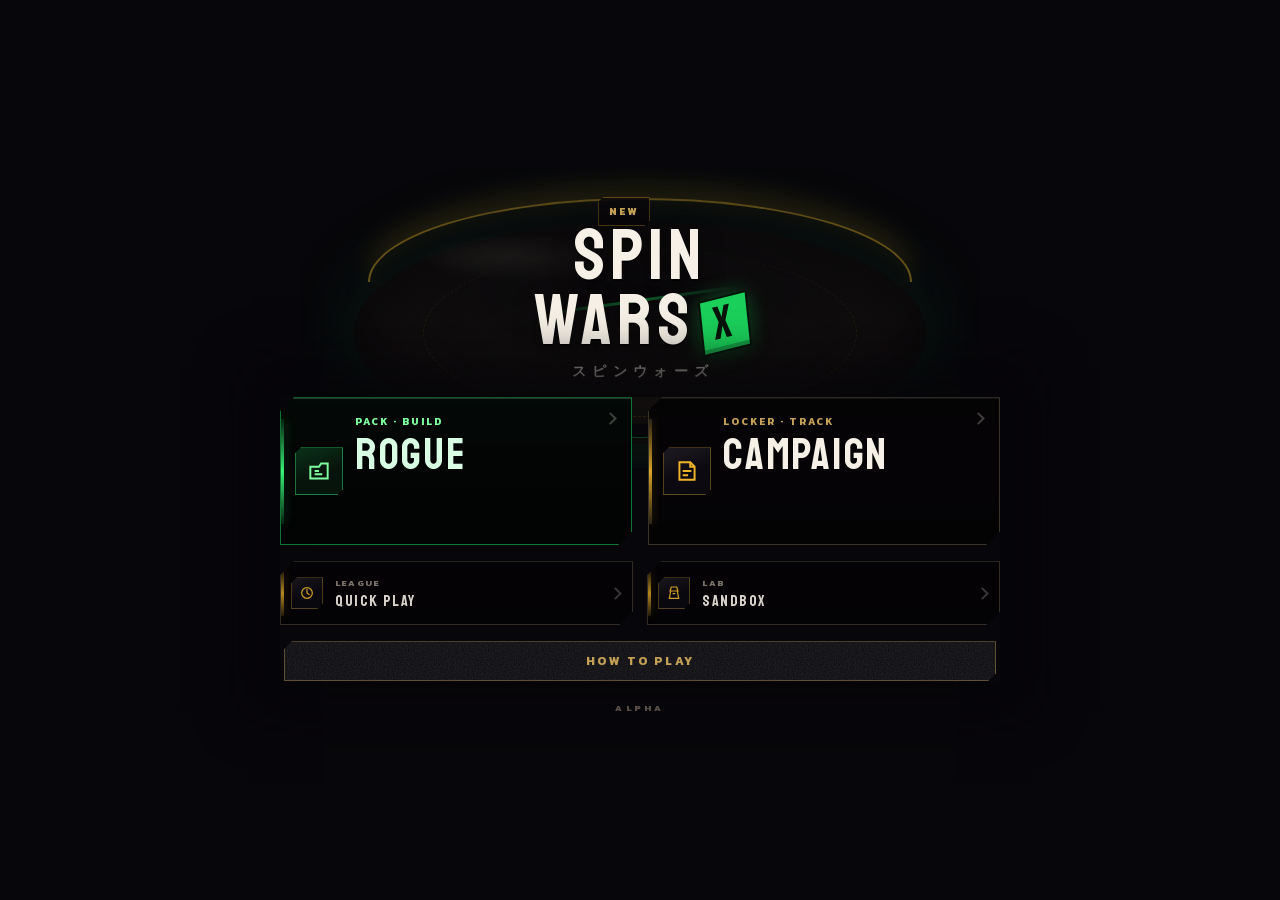
<file: index.html>
<!DOCTYPE html>
<html lang="en">
<head>
    <meta charset="UTF-8">
    <meta name="viewport" content="width=device-width, initial-scale=1.0, maximum-scale=1.0, user-scalable=no, viewport-fit=cover">
    <meta name="theme-color" content="#07060a">
    <meta name="mobile-web-app-capable" content="yes">
    <meta name="apple-mobile-web-app-capable" content="yes">
    <meta name="apple-mobile-web-app-status-bar-style" content="black-translucent">
    <meta name="apple-mobile-web-app-title" content="Spin Wars X">
    <title>Spin Wars X</title>
    <link rel="manifest" href="manifest.webmanifest">
    <link rel="apple-touch-icon" href="assets/icons/apple-touch-icon.png">
    <link rel="icon" type="image/png" href="assets/icons/icon-192.png">
    <link rel="stylesheet" href="style.css?v=10.36">
    <link rel="stylesheet" href="ui-skin.css?v=10.13">
</head>
<body>
<div id="app"></div>
<script src="movement-engine.js?v=9.38"></script>
<script src="xrail-engine.js?v=9.27"></script>
<script src="xrail-speed-cap.js?v=1.0"></script>
<script src="vs-commentary.js?v=9.93"></script>
<script src="abilities.js?v=9.41"></script>
<script src="scoreboard.js?v=10.05"></script>
<script src="app.js?v=10.31"></script>
<script src="rogue-mode.js?v=10.25"></script>
<script src="sandbox-mode.js?v=10.11"></script>
<script src="rogue-run-config.js?v=10.03"></script>
<script src="rogue-run.js?v=10.20"></script>
<script src="rogue-lite-config.js?v=1.8"></script>
<script src="rogue-lite.js?v=1.23"></script>
<script src="rogue-balance-bridge.js?v=1.0"></script>
<script src="rogue-balance.js?v=1.6"></script>
<script src="rogue-shop-balance.js?v=1.3"></script>
<script src="rogue-balance-final.js?v=1.3"></script>
<script src="omen-transition-repair.js?v=1.2"></script>
<script src="attack-movement-tuning-v1.js?v=1.1"></script>
<script>
if("serviceWorker" in navigator){
    window.addEventListener("load",()=>{
        navigator.serviceWorker.register("./sw.js").catch(()=>{});
    });
}
</script>
</body>
</html>
</file>
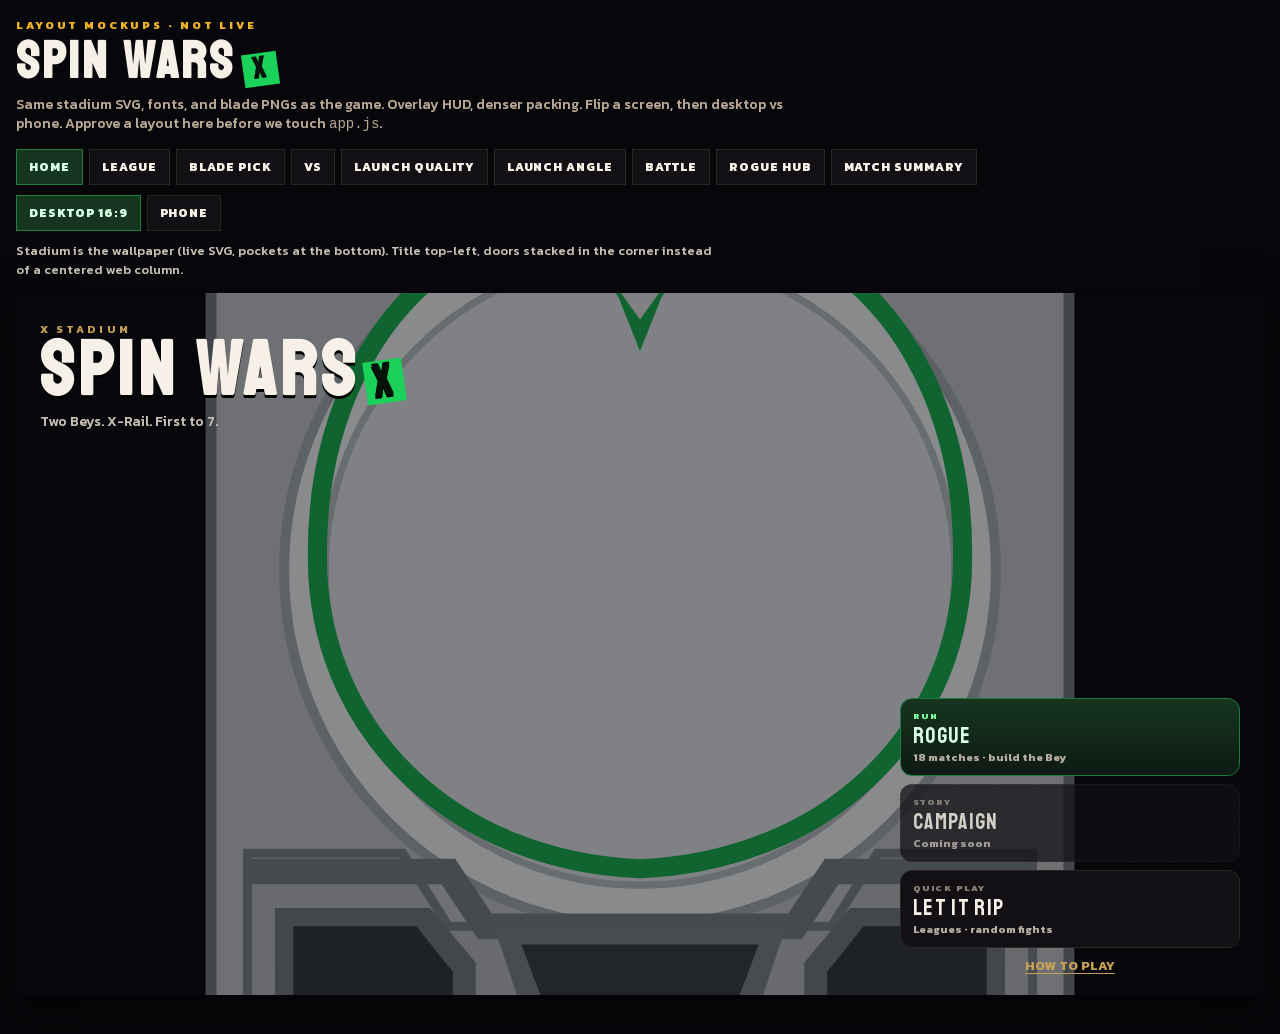
<file: tweak/mockups/index.html>
<!DOCTYPE html>
<html lang="en">
<head>
<meta charset="UTF-8">
<meta name="viewport" content="width=device-width, initial-scale=1">
<title>Spin Wars X — layout mockups</title>
<link rel="stylesheet" href="mockups.css">
</head>
<body>
<div class="gallery">
  <header class="gallery-head">
    <p class="kicker">LAYOUT MOCKUPS · NOT LIVE</p>
    <h1>SPIN WARS<i>X</i></h1>
    <p>Same stadium SVG, fonts, and blade PNGs as the game. Overlay HUD, denser packing. Flip a screen, then desktop vs phone. Approve a layout here before we touch <code>app.js</code>.</p>
  </header>
  <nav class="tabs" id="tabs"></nav>
  <nav class="sizes" id="sizes">
    <button type="button" data-size="desktop" class="on">DESKTOP 16:9</button>
    <button type="button" data-size="phone">PHONE</button>
  </nav>
  <p class="note" id="note"></p>
  <div class="stage-wrap">
    <div class="device desktop" id="device"></div>
  </div>
</div>
<script>
const PHOENIX="../../assets/blades/phienix_wing1.png";
const LEON="../../assets/blades/Leonfang.png";
const DRAKE="../../assets/blades/shelterdrake.png";
const SWORD="../../assets/blades/Dransword (1).png";

function stadium(opts){
  const beys = opts && opts.beys !== false;
  return `<div class="bowl" aria-hidden="true"><svg viewBox="0 0 100 100" preserveAspectRatio="xMidYMid meet">
    <polygon points="7,3 93,3 97,7 97,93 93,97 7,97 3,93 3,7" fill="#b9bdc0" stroke="#6d757b" stroke-width="1.2"/>
    <ellipse cx="50" cy="45" rx="39" ry="39" fill="#e8eaeb" stroke="#9da3a7" stroke-width="1.1"/>
    <ellipse cx="50" cy="45" rx="34.5" ry="34.5" fill="#d7dbdd" stroke="#b2b7ba" stroke-width=".8"/>
    <path d="M7 76 L24 76 L29 84 L71 84 L76 76 L93 76 L93 97 L7 97 Z" fill="#aeb3b6" stroke="#777f84" stroke-width="1"/>
    <path d="M8 78 L29 78 L33 84 L67 84 L71 78 L92 78" fill="none" stroke="#737b80" stroke-width="2.8" stroke-linecap="round"/>
    <path d="M10 82 L27 82 L32 88 L32 94 L10 94 Z" fill="#6f7579"/><path d="M12 84 L25.5 84 L29.5 89 L29.5 93 L12 93 Z" fill="#30363a"/>
    <path d="M34 84 L66 84 L62 96 L38 96 Z" fill="#777d81"/><path d="M37 86 L63 86 L60 94 L40 94 Z" fill="#363c40"/>
    <path d="M73 82 L90 82 L90 94 L68 94 L68 88 Z" fill="#6f7579"/><path d="M74.5 84 L88 84 L88 93 L70.5 93 L70.5 89 Z" fill="#30363a"/>
    <path d="M 44.8 10.3 C 41.6 8.2 37.2 7.2 32.8 9.3 C 20.8 15.1 14.0 29.0 14.7 45.5 C 15.6 63.0 29.6 76.8 50.0 77.7 C 70.4 76.8 84.4 63.0 85.3 45.5 C 86.0 29.0 79.2 15.1 67.2 9.3 C 62.8 7.2 58.4 8.2 55.2 10.3" fill="none" stroke="#18a84a" stroke-width="2.1" stroke-linecap="round"/>
    <path d="M 44.8 10.3 L 50 17.5 L 55.2 10.3 L 52.3 15.2 L 50 21.0 L 47.7 15.2 Z" fill="#18a84a"/>
    ${beys?`<circle cx="38" cy="42" r="4.85" fill="#d8a82c" stroke="#fff" stroke-width=".65"/><circle cx="62" cy="48" r="4.85" fill="#aeb7c0" stroke="#fff" stroke-width=".65"/>`:""}
  </svg></div>`;
}

const SCREENS = [
  {
    id:"home", label:"HOME",
    note:"Stadium is the wallpaper (live SVG, pockets at the bottom). Title top-left, doors stacked in the corner instead of a centered web column.",
    html:`<div class="screen home-bleed">${stadium({beys:false})}
      <div class="home-ui">
        <header>
          <p class="kicker">X STADIUM</p>
          <h1 class="title-x">SPIN WARS<i>X</i></h1>
          <p>Two Beys. X-Rail. First to 7.</p>
        </header>
        <nav>
          <button class="door rip" type="button"><span class="k">RUN</span><b>ROGUE</b><small>18 matches · build the Bey</small></button>
          <button class="door locked" type="button"><span class="k">STORY</span><b>CAMPAIGN</b><small>Coming soon</small></button>
          <button class="door" type="button"><span class="k">QUICK PLAY</span><b>LET IT RIP</b><small>Leagues · random fights</small></button>
          <button class="help" type="button">HOW TO PLAY</button>
        </nav>
      </div>
    </div>`
  },
  {
    id:"league", label:"LEAGUE",
    note:"Same wallpaper. Title sits on the bowl. Featured Quick Match + 2×2 league plates hug the right (phone: all at the bottom).",
    html:`<div class="screen home-bleed">${stadium({beys:false})}
      <div class="league-ui">
        <div class="left">
          <p class="kicker" style="color:#c4a056;font-size:11px;font-weight:700;letter-spacing:.28em">QUICK PLAY</p>
          <h1 class="title-x">SPIN WARS<i>X</i></h1>
          <p style="color:#c8c0b4;margin-top:6px">Pick a fight. First to 7.</p>
        </div>
        <nav>
          <button class="featured" type="button"><span><b>QUICK MATCH</b><br><small style="color:#b7aea2">Random combos · reroll both</small></span><span class="go">RIP</span></button>
          <div class="lg">
            <button type="button"><b>BRONZE</b><small>Starter pool</small></button>
            <button type="button"><b>SILVER</b><small>Mid-tier pool</small></button>
            <button type="button"><b>GOLD</b><small>Top-tier pool</small></button>
            <button type="button"><b>CUSTOM</b><small>Full garage</small></button>
          </div>
        </nav>
      </div>
    </div>`
  },
  {
    id:"pick", label:"BLADE PICK",
    note:"One huge Bey, three rows. Gold/silver/bronze tickets stay. Phone is hero on top, list under — no three full-width stacked cards.",
    html:`<div class="screen pick">
      <div class="pick-hero ticket gold">
        <img src="${PHOENIX}" alt="Phoenix Wing">
        <div class="cap">
          <span class="chip"><small>OVR</small><b>86</b></span>
          <h2>PHOENIX WING</h2>
          <small style="color:#b9a894">GOLD · FLAME · 5-60</small>
        </div>
      </div>
      <div class="pick-list">
        <p style="color:#c4a056;font-size:10px;font-weight:800;letter-spacing:.2em">BRONZE · BLADE POOL</p>
        <button class="pick-row ticket gold on" type="button"><img src="${PHOENIX}" alt=""><span><b>PHOENIX WING</b><br><small>Flame · Gold</small></span><span class="chip"><small>OVR</small><b>86</b></span></button>
        <button class="pick-row ticket silver" type="button"><img src="${LEON}" alt=""><span><b>LEON CLAW</b><br><small>Attack · Silver</small></span><span class="chip"><small>OVR</small><b>82</b></span></button>
        <button class="pick-row ticket bronze" type="button"><img src="${DRAKE}" alt=""><span><b>SHELTER DRAKE</b><br><small>Defense · Bronze</small></span><span class="chip"><small>OVR</small><b>74</b></span></button>
      </div>
    </div>`
  },
  {
    id:"vs", label:"VS",
    note:"Tickets overlap. Sprites bigger. LIVE strip on top. HIT/HOLD/MOVE collapse to chips so the plate is a poster, not a spreadsheet. LET IT RIP stamp under.",
    html:`<div class="screen vs">
      <aside class="live"><small>LIVE COMMENTARY</small><p>Phoenix Wing wants the rail. Leon Claw sits the pin. First to 7.</p></aside>
      <div class="vs-board">
        <article class="ticket you gold">
          <div class="vs-art"><img src="${PHOENIX}" alt=""></div>
          <div class="vs-copy">
            <span class="who">YOU</span>
            <h2>PHOENIX WING</h2>
            <p>5-60 · Rush</p>
            <div class="vs-mini">
              <span class="chip"><small>OVR</small><b>86</b></span>
              <span class="chip meta"><small>META</small><b>81</b></span>
              <span class="chip"><small>HIT</small><b>84</b></span>
              <span class="chip"><small>HOLD</small><b>72</b></span>
              <span class="chip"><small>MOVE</small><b>79</b></span>
            </div>
          </div>
        </article>
        <div class="vs-mid">VS</div>
        <article class="ticket them silver">
          <div class="vs-art"><img src="${LEON}" alt=""></div>
          <div class="vs-copy">
            <span class="who">CPU</span>
            <h2>LEON CLAW</h2>
            <p>3-80 · Ball</p>
            <div class="vs-mini">
              <span class="chip"><small>OVR</small><b>82</b></span>
              <span class="chip meta"><small>META</small><b>77</b></span>
              <span class="chip"><small>HIT</small><b>88</b></span>
              <span class="chip"><small>HOLD</small><b>70</b></span>
              <span class="chip"><small>MOVE</small><b>68</b></span>
            </div>
          </div>
        </article>
      </div>
      <div class="vs-actions">
        <button class="stamp ghost" type="button">BACK</button>
        <button class="stamp" type="button">LET IT RIP</button>
      </div>
    </div>`
  },
  {
    id:"launchQ", label:"LAUNCH QUALITY",
    note:"Stadium stays the hero during ROLL. Quality is a stamp on a side pane (phone: bottom sheet). BACK still returns to VS.",
    html:`<div class="screen launch">${stadium()}
      <div class="launch-pane ticket">
        <p style="color:#c4a056;font-size:10px;font-weight:800;letter-spacing:.18em">QUALITY</p>
        <div class="q-stamp">OKAY</div>
        <p class="launch-info">Aim accuracy. Perfect is tight. Horrible is wide.</p>
        <div class="row" style="grid-template-columns:1fr 1fr">
          <button class="ghost" type="button">BACK</button>
          <button class="stamp" type="button">ROLL</button>
        </div>
      </div>
    </div>`
  },
  {
    id:"launchA", label:"LAUNCH ANGLE",
    note:"After reveal, angle + technique sit on the pane. LET IT RIP only — no BACK to reroll. Stadium still filling the frame.",
    html:`<div class="screen launch">${stadium()}
      <div class="launch-pane ticket">
        <p style="color:#c4a056;font-size:10px;font-weight:800;letter-spacing:.18em">YOU · PERFECT</p>
        <div class="row three">
          <button class="on" type="button">FLAT</button>
          <button type="button">SLIGHT</button>
          <button type="button">HARD</button>
        </div>
        <div class="row four">
          <button class="on" type="button">CENTER</button>
          <button type="button">X-RAIL</button>
          <button type="button">CLASH</button>
          <button type="button">DROP</button>
        </div>
        <p class="launch-info">Flat · Center · Perfect · 100%</p>
        <button class="stamp" type="button">LET IT RIP</button>
      </div>
    </div>`
  },
  {
    id:"battle", label:"BATTLE",
    note:"Stadium fills the shell. Nameplates overlay corners (ratchet · bit as text, RPM bar + META). Score is a stamp. LIVE sits on the lip. Dash/kit are thumb circles — not a third HUD row under a shrunk bowl.",
    html:`<div class="screen battle">
      <div class="cam">${stadium()}
      <div class="np you ticket">
        <span class="chip meta"><small>META</small><b>81</b></span>
        <strong>PHOENIX WING</strong>
        <em>5-60 · Rush</em>
        <div class="bar" style="margin-top:6px"><i style="width:78%"></i></div>
      </div>
      <div class="np them ticket">
        <strong style="text-align:right">LEON CLAW</strong>
        <em style="display:block;text-align:right">3-80 · Ball</em>
        <div class="bar them" style="margin-top:6px"><i style="width:64%"></i></div>
      </div>
      <div class="score"><b>2 VS 1</b><small>FIRST TO 7</small></div>
      <aside class="live"><small>LIVE</small><p>Phoenix Wing catches the rail. Leon Claw sits the pin.</p></aside>
      <div class="thumbs">
        <button class="thumb kit" type="button">FLAME<br>2/2</button>
        <button class="thumb" type="button">DASH</button>
      </div>
      </div>
    </div>`
  },
  {
    id:"hub", label:"ROGUE HUB",
    note:"Build plate stays a ticket. Offers stack as compact rows instead of three huge cards. Same rarity chrome. Phone: build becomes a thin header.",
    html:`<div class="screen hub">
      <section class="build ticket gold">
        <img src="${PHOENIX}" alt="">
        <b style="font-family:Staatliches,Impact,sans-serif;font-size:24px;font-weight:400">PHOENIX WING</b>
        <small style="color:#b9a894">BRONZE FORM · MATCH 4 / 18</small>
        <div style="display:flex;flex-wrap:wrap;gap:4px;margin-top:8px">
          <span class="chip"><small>ATK</small><b>78</b></span>
          <span class="chip"><small>KB</small><b>74</b></span>
          <span class="chip"><small>DEF</small><b>70</b></span>
          <span class="chip"><small>STA</small><b>72</b></span>
        </div>
      </section>
      <div>
        <p style="color:#c4a056;font-size:10px;font-weight:800;letter-spacing:.18em;margin-bottom:8px">CHOOSE ONE UPGRADE</p>
        <div class="offers">
          <button class="offer ticket" type="button"><span class="k">COMMON</span><strong style="display:block">ATK +2</strong><small>Lock it in. CPU rolls the same count next night.</small></button>
          <button class="offer ticket rare" type="button"><span class="k">RARE</span><strong style="display:block">REFORGE BIT</strong><small>Three new bits. Blade and ratchet stay.</small></button>
          <button class="offer ticket" type="button"><span class="k">COMMON</span><strong style="display:block">STA +2</strong><small>Idle drain eases. The clock stretches.</small></button>
        </div>
      </div>
    </div>`
  },
  {
    id:"sum", label:"MATCH SUMMARY",
    note:"Score is the poster. Two skinny columns, chain under the board, CONTINUE as a stamp. No extra title stack.",
    html:`<div class="screen sum">
      <p style="text-align:center;color:#c4a056;font-size:11px;font-weight:800;letter-spacing:.2em">MATCH SUMMARY</p>
      <p class="board">7 — 4</p>
      <p style="text-align:center;color:var(--green);font-family:Staatliches,Impact,sans-serif;letter-spacing:.08em">XTREME CHAIN ×1.40</p>
      <div class="cols">
        <section class="col ticket you">
          <h3>YOU · PHOENIX WING</h3>
          <div class="line"><span>RPM dmg</span><b>1840</b></div>
          <div class="line"><span>Big impacts</span><b>6</b></div>
          <div class="line"><span>Xtreme / Over</span><b>1 / 2</b></div>
          <div class="line"><span>Spin</span><b>1</b></div>
        </section>
        <section class="col ticket them">
          <h3>CPU · LEON CLAW</h3>
          <div class="line"><span>RPM dmg</span><b>1210</b></div>
          <div class="line"><span>Big impacts</span><b>3</b></div>
          <div class="line"><span>Xtreme / Over</span><b>0 / 1</b></div>
          <div class="line"><span>Spin</span><b>2</b></div>
        </section>
      </div>
      <p style="text-align:center;color:var(--muted);font-size:12px">GAME QUALITY <b style="color:var(--gold)">GOOD</b></p>
      <button class="stamp" type="button" style="align-self:center">CONTINUE</button>
    </div>`
  }
];

const tabs=document.getElementById("tabs");
const device=document.getElementById("device");
const note=document.getElementById("note");
let current="home";
let size="desktop";

SCREENS.forEach(s=>{
  const b=document.createElement("button");
  b.type="button";
  b.textContent=s.label;
  b.dataset.id=s.id;
  b.onclick=()=>{current=s.id;paint();};
  tabs.appendChild(b);
});
document.getElementById("sizes").onclick=e=>{
  const btn=e.target.closest("button[data-size]");
  if(!btn) return;
  size=btn.dataset.size;
  paint();
};

function paint(){
  const s=SCREENS.find(x=>x.id===current);
  tabs.querySelectorAll("button").forEach(b=>b.classList.toggle("on",b.dataset.id===current));
  document.querySelectorAll("#sizes button").forEach(b=>b.classList.toggle("on",b.dataset.size===size));
  device.className="device "+size;
  device.innerHTML=s.html;
  note.textContent=s.note;
}
paint();
</script>
</body>
</html>
</file>
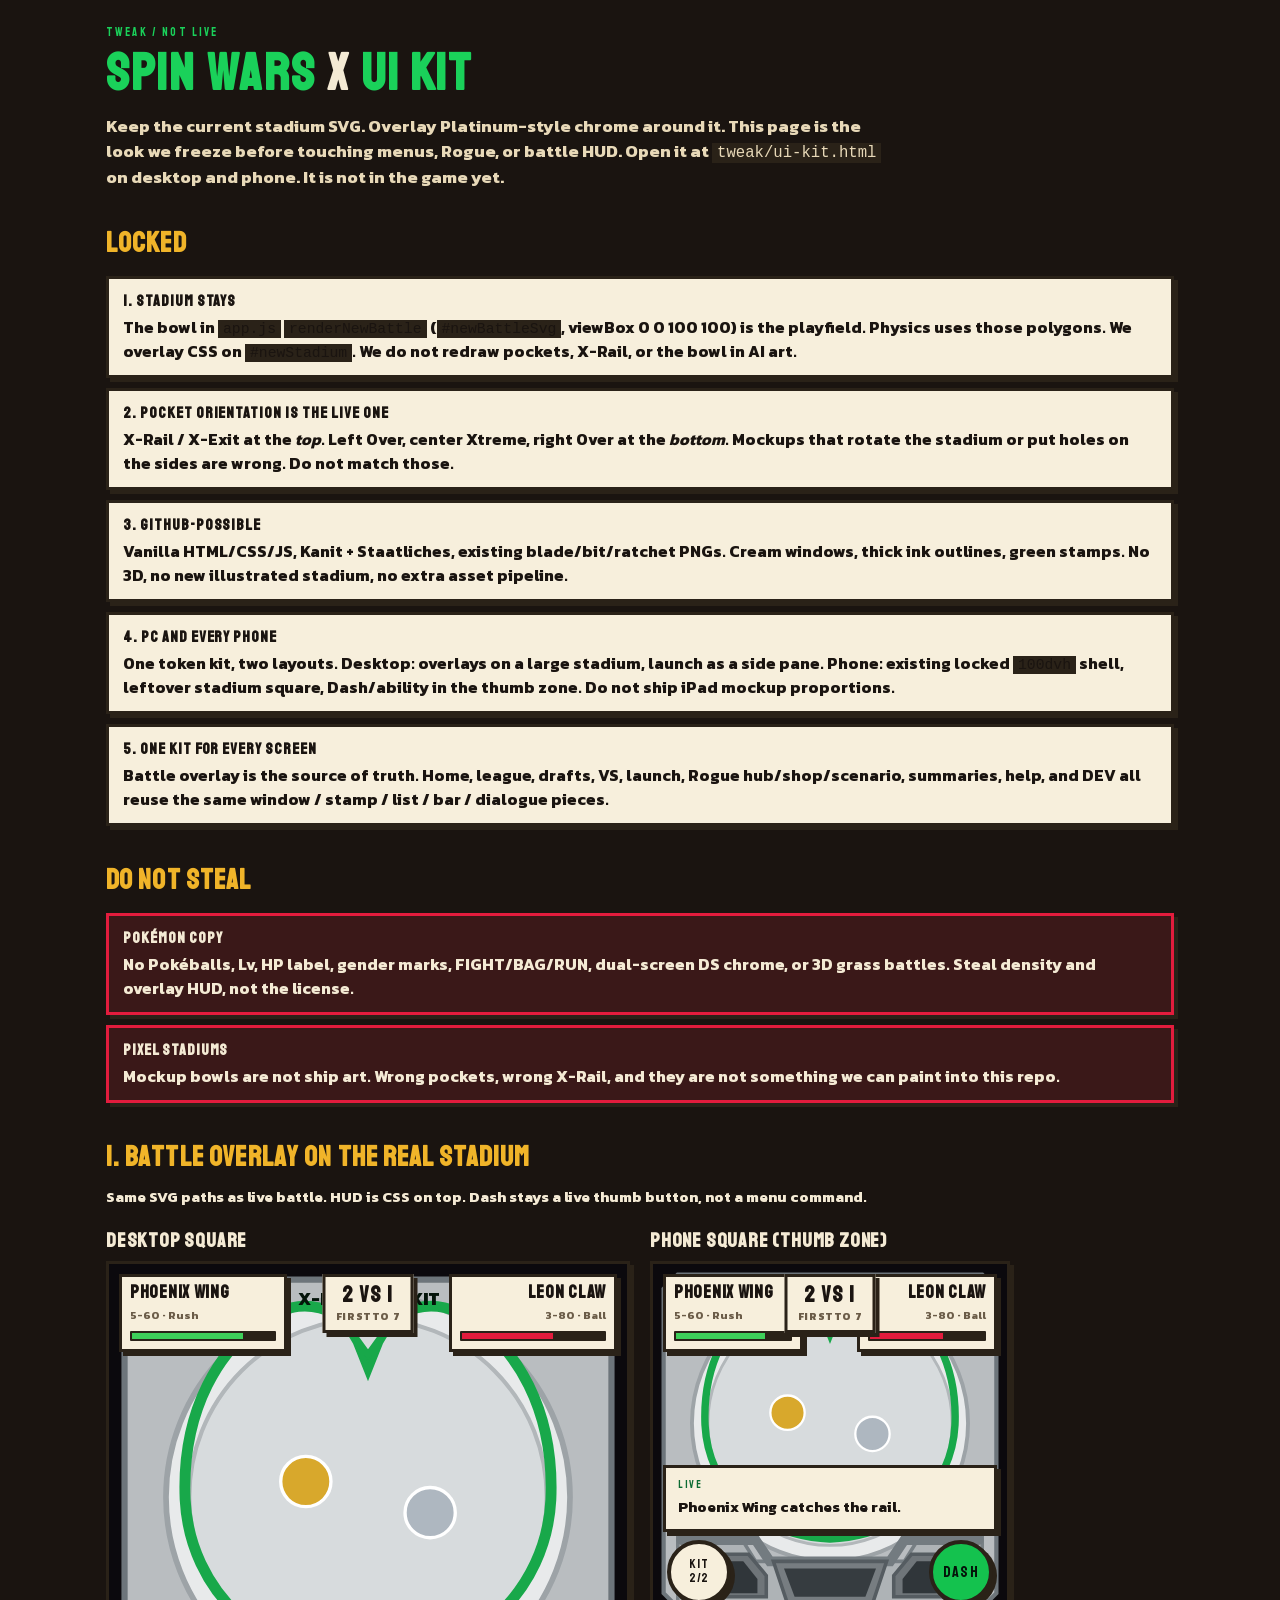
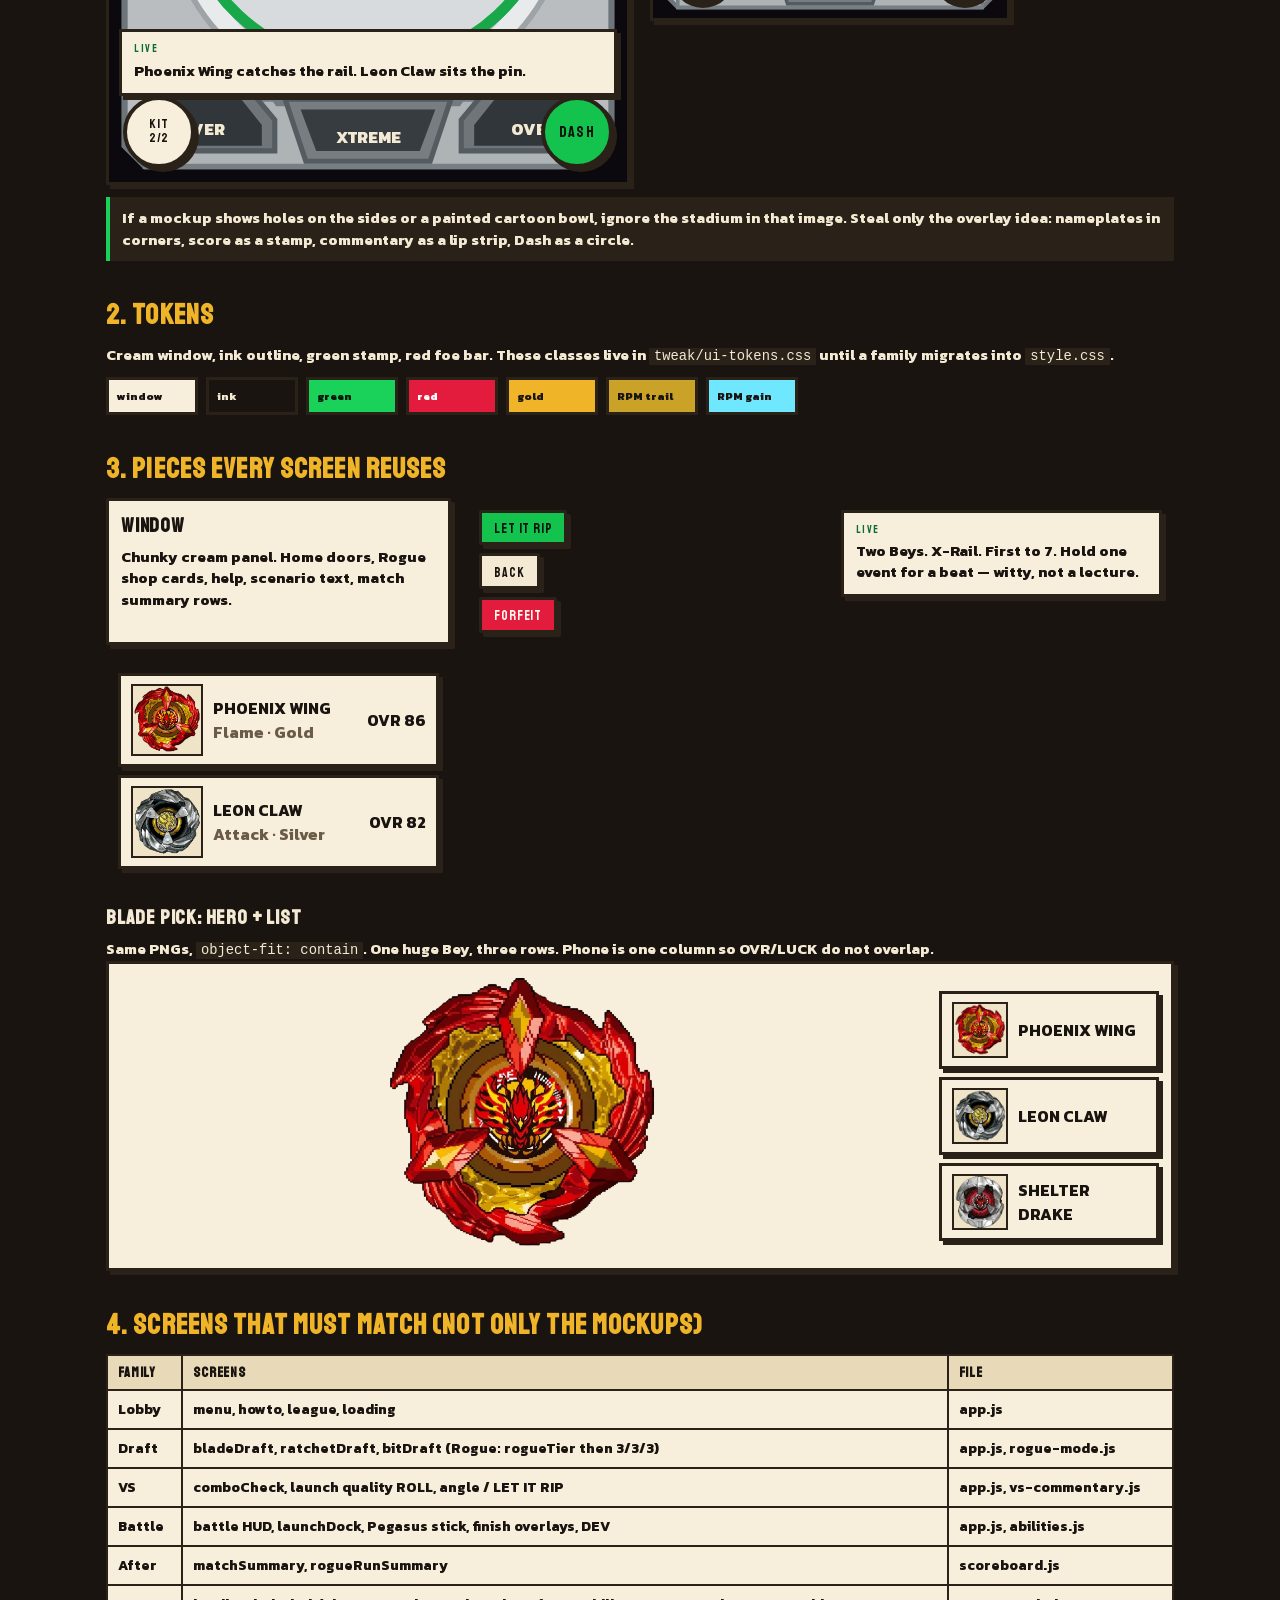
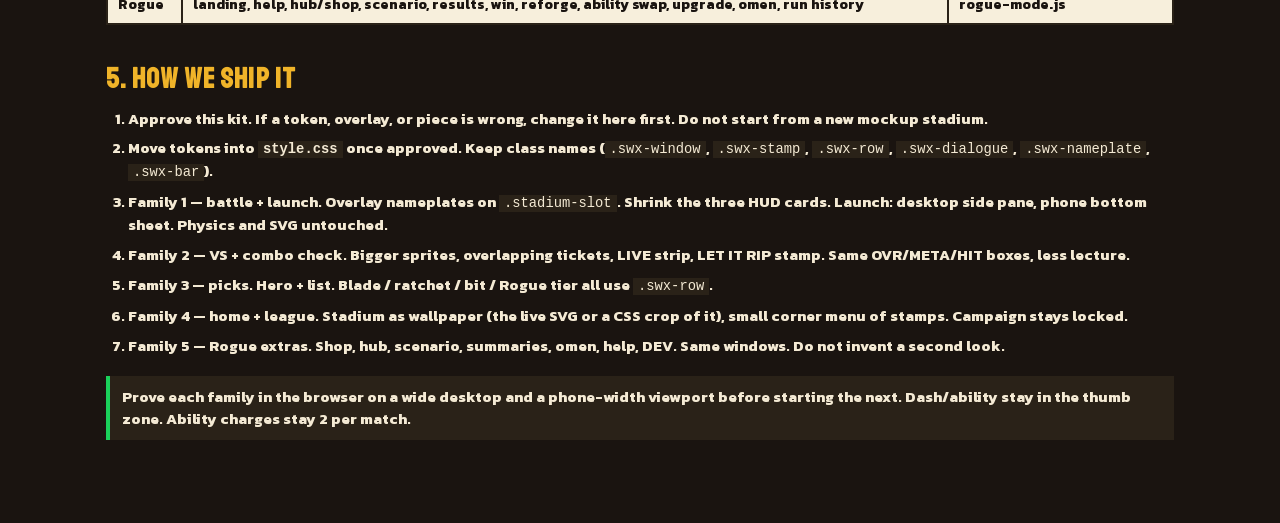
<file: tweak/ui-kit.html>
<!DOCTYPE html>
<html lang="en">
<head>
<meta charset="UTF-8">
<meta name="viewport" content="width=device-width, initial-scale=1">
<title>Spin Wars X — UI kit</title>
<link rel="stylesheet" href="ui-tokens.css">
<style>
@font-face{font-family:Kanit;font-style:normal;font-weight:700;font-display:swap;src:url("../assets/fonts/kanit-700.woff2") format("woff2")}
@font-face{font-family:Kanit;font-style:normal;font-weight:800;font-display:swap;src:url("../assets/fonts/kanit-800.woff2") format("woff2")}
@font-face{font-family:Staatliches;font-style:normal;font-weight:400;font-display:swap;src:url("../assets/fonts/staatliches-400.woff2") format("woff2")}
*{box-sizing:border-box;margin:0;padding:0}
html,body{background:#1a1410;color:#f4ead4;font-family:Kanit,sans-serif}
body{padding:24px 16px 80px;max-width:1100px;margin:0 auto}
h1,h2,h3{font-family:Staatliches,Impact,sans-serif;letter-spacing:.04em}
h1{font-size:clamp(32px,6vw,52px);color:#1ad15a}
h1 i{font-style:normal;color:#f4ead4}
h2{font-size:28px;margin:36px 0 12px;color:#f0b429}
h3{font-size:20px;margin:20px 0 8px}
p,li{line-height:1.45;font-size:15px}
.lede{font-size:17px;max-width:46em;margin:8px 0 20px;color:#e8d9b8}
.lock{display:grid;gap:10px;margin:16px 0 28px}
.lock article{background:#f7efdc;color:#1a1410;border:3px solid #2a2218;box-shadow:4px 4px 0 #2a2218;padding:12px 14px}
.lock b{font-family:Staatliches,sans-serif;letter-spacing:.06em;display:block;margin-bottom:4px}
.lock.no article{background:#3a1818;color:#f4ead4;border-color:#e31c3d}
.note{background:#2a2218;border-left:4px solid #1ad15a;padding:10px 12px;margin:12px 0;color:#f4ead4}
code{font-family:ui-monospace,monospace;font-size:.92em;background:#2a2218;padding:1px 5px}
.stage{
  position:relative;
  width:min(560px,100%);
  aspect-ratio:1;
  background:#0b090d;
  border:3px solid #2a2218;
  box-shadow:4px 4px 0 #2a2218;
  overflow:hidden;
}
.stage svg{position:absolute;inset:0;width:100%;height:100%}
.hud{position:absolute;z-index:2;pointer-events:none}
.hud.you{top:10px;left:10px}
.hud.them{top:10px;right:10px;text-align:right}
.hud.score{top:10px;left:50%;transform:translateX(-50%);background:#f7efdc;color:#1a1410;border:3px solid #2a2218;box-shadow:4px 4px 0 #2a2218;padding:4px 10px 6px;text-align:center}
.hud.score b{font-family:Staatliches,sans-serif;font-size:22px;letter-spacing:.08em}
.hud.score small{display:block;font-size:10px;font-weight:800;letter-spacing:.08em;color:#6b5c48}
.hud.talk{left:10px;right:10px;bottom:86px}
.hud.dash{
  pointer-events:auto;
  right:14px;bottom:14px;
  width:72px;height:72px;border-radius:50%;
  background:#14c24e;color:#04140a;
  border:4px solid #2a2218;box-shadow:4px 4px 0 #2a2218;
  font-family:Staatliches,sans-serif;font-size:16px;letter-spacing:.08em;
  display:grid;place-items:center;
}
.hud.ability{
  pointer-events:auto;
  left:14px;bottom:14px;
  width:72px;height:72px;border-radius:50%;
  background:#f7efdc;color:#1a1410;
  border:4px solid #2a2218;box-shadow:4px 4px 0 #2a2218;
  font-family:Staatliches,sans-serif;font-size:13px;letter-spacing:.06em;
  display:grid;place-items:center;text-align:center;line-height:1.05;
}
.frames{display:grid;grid-template-columns:1fr 1fr;gap:20px;align-items:start}
@media (max-width:820px){.frames{grid-template-columns:1fr}}
.phone .stage{width:min(360px,100%)}
.phone .hud.you,.phone .hud.them{min-width:140px}
.phone .hud.dash,.phone .hud.ability{width:64px;height:64px}
.swatch-row{display:flex;flex-wrap:wrap;gap:8px;margin:10px 0 18px}
.swatch{width:92px;padding:8px;border:3px solid #2a2218;font-size:11px;font-weight:800}
.pieces{display:grid;grid-template-columns:repeat(auto-fit,minmax(260px,1fr));gap:16px;margin:12px 0 24px}
.pieces .box{padding:12px}
table{width:100%;border-collapse:collapse;font-size:14px;margin:10px 0 24px}
th,td{border:2px solid #2a2218;padding:8px 10px;text-align:left;background:#f7efdc;color:#1a1410}
th{background:#e8d9b8;font-family:Staatliches,sans-serif;letter-spacing:.06em}
.hero-demo{display:grid;grid-template-columns:minmax(180px,1fr) 220px;gap:16px;align-items:center;background:#f7efdc;color:#1a1410;border:3px solid #2a2218;box-shadow:4px 4px 0 #2a2218;padding:12px}
.hero-demo img{width:100%;max-height:280px;object-fit:contain}
ol.steps{margin:8px 0 20px 22px}
ol.steps li{margin:8px 0}
.kicker{font-family:Staatliches,sans-serif;letter-spacing:.18em;font-size:12px;color:#1ad15a}
</style>
</head>
<body>
<p class="kicker">TWEAK / NOT LIVE</p>
<h1>SPIN WARS <i>X</i> UI KIT</h1>
<p class="lede">
  Keep the current stadium SVG. Overlay Platinum-style chrome around it.
  This page is the look we freeze before touching menus, Rogue, or battle HUD.
  Open it at <code>tweak/ui-kit.html</code> on desktop and phone. It is not in the game yet.
</p>

<h2>Locked</h2>
<div class="lock">
  <article><b>1. Stadium stays</b> The bowl in <code>app.js</code> <code>renderNewBattle</code> (<code>#newBattleSvg</code>, viewBox 0 0 100 100) is the playfield. Physics uses those polygons. We overlay CSS on <code>#newStadium</code>. We do not redraw pockets, X-Rail, or the bowl in AI art.</article>
  <article><b>2. Pocket orientation is the live one</b> X-Rail / X-Exit at the <em>top</em>. Left Over, center Xtreme, right Over at the <em>bottom</em>. Mockups that rotate the stadium or put holes on the sides are wrong. Do not match those.</article>
  <article><b>3. GitHub-possible</b> Vanilla HTML/CSS/JS, Kanit + Staatliches, existing blade/bit/ratchet PNGs. Cream windows, thick ink outlines, green stamps. No 3D, no new illustrated stadium, no extra asset pipeline.</article>
  <article><b>4. PC and every phone</b> One token kit, two layouts. Desktop: overlays on a large stadium, launch as a side pane. Phone: existing locked <code>100dvh</code> shell, leftover stadium square, Dash/ability in the thumb zone. Do not ship iPad mockup proportions.</article>
  <article><b>5. One kit for every screen</b> Battle overlay is the source of truth. Home, league, drafts, VS, launch, Rogue hub/shop/scenario, summaries, help, and DEV all reuse the same window / stamp / list / bar / dialogue pieces.</article>
</div>

<h2>Do not steal</h2>
<div class="lock no">
  <article><b>Pokémon copy</b> No Pokéballs, Lv, HP label, gender marks, FIGHT/BAG/RUN, dual-screen DS chrome, or 3D grass battles. Steal density and overlay HUD, not the license.</article>
  <article><b>Pixel stadiums</b> Mockup bowls are not ship art. Wrong pockets, wrong X-Rail, and they are not something we can paint into this repo.</article>
</div>

<h2>1. Battle overlay on the real stadium</h2>
<p>Same SVG paths as live battle. HUD is CSS on top. Dash stays a live thumb button, not a menu command.</p>
<div class="frames">
  <div>
    <h3>Desktop square</h3>
    <div class="stage" aria-label="Desktop battle overlay demo">
      <!-- Real bowl geometry from app.js renderNewBattle. Visual-only labels. -->
      <svg viewBox="0 0 100 100" preserveAspectRatio="none">
        <polygon points="7,3 93,3 97,7 97,93 93,97 7,97 3,93 3,7" fill="#b9bdc0" stroke="#6d757b" stroke-width="1.2"/>
        <ellipse cx="50" cy="45" rx="39" ry="39" fill="#e8eaeb" stroke="#9da3a7" stroke-width="1.1"/>
        <ellipse cx="50" cy="45" rx="34.5" ry="34.5" fill="#d7dbdd" stroke="#b2b7ba" stroke-width=".8"/>
        <path d="M7 76 L24 76 L29 84 L71 84 L76 76 L93 76 L93 97 L7 97 Z" fill="#aeb3b6" stroke="#777f84" stroke-width="1"/>
        <path d="M8 78 L29 78 L33 84 L67 84 L71 78 L92 78" fill="none" stroke="#737b80" stroke-width="2.8" stroke-linecap="round"/>
        <path d="M10 82 L27 82 L32 88 L32 94 L10 94 Z" fill="#6f7579" stroke="#555c61" stroke-width="1"/>
        <path d="M12 84 L25.5 84 L29.5 89 L29.5 93 L12 93 Z" fill="#30363a"/>
        <path d="M34 84 L66 84 L62 96 L38 96 Z" fill="#777d81" stroke="#555c61" stroke-width="1"/>
        <path d="M37 86 L63 86 L60 94 L40 94 Z" fill="#363c40"/>
        <path d="M73 82 L90 82 L90 94 L68 94 L68 88 Z" fill="#6f7579" stroke="#555c61" stroke-width="1"/>
        <path d="M74.5 84 L88 84 L88 93 L70.5 93 L70.5 89 Z" fill="#30363a"/>
        <path d="M 44.8 10.3 C 41.6 8.2 37.2 7.2 32.8 9.3 C 20.8 15.1 14.0 29.0 14.7 45.5 C 15.6 63.0 29.6 76.8 50.0 77.7 C 70.4 76.8 84.4 63.0 85.3 45.5 C 86.0 29.0 79.2 15.1 67.2 9.3 C 62.8 7.2 58.4 8.2 55.2 10.3" fill="none" stroke="#18a84a" stroke-width="2.1" stroke-linecap="round"/>
        <path d="M 44.8 10.3 L 50 17.5 L 55.2 10.3 L 52.3 15.2 L 50 21.0 L 47.7 15.2 Z" fill="#18a84a" stroke="#18a84a" stroke-width="1.2"/>
        <circle cx="38" cy="42" r="4.85" fill="#d8a82c" stroke="#fff" stroke-width=".65"/>
        <circle cx="62" cy="48" r="4.85" fill="#aeb7c0" stroke="#fff" stroke-width=".65"/>
        <text x="18" y="91" text-anchor="middle" font-size="3.2" font-weight="800" fill="#f4ead4">OVER</text>
        <text x="50" y="92.5" text-anchor="middle" font-size="3.2" font-weight="800" fill="#f4ead4">XTREME</text>
        <text x="82" y="91" text-anchor="middle" font-size="3.2" font-weight="800" fill="#f4ead4">OVER</text>
        <text x="50" y="8" text-anchor="middle" font-size="3.4" font-weight="800" fill="#04140a">X-RAIL / X-EXIT</text>
      </svg>
      <div class="hud you swx-nameplate">
        <strong>PHOENIX WING</strong>
        <em>5-60 · Rush</em>
        <div class="swx-bar you" style="margin-top:6px"><i style="width:78%"></i></div>
      </div>
      <div class="hud them swx-nameplate">
        <strong>LEON CLAW</strong>
        <em>3-80 · Ball</em>
        <div class="swx-bar them" style="margin-top:6px"><i style="width:64%"></i></div>
      </div>
      <div class="hud score">
        <b>2 VS 1</b>
        <small>FIRST TO 7</small>
      </div>
      <div class="hud talk swx-dialogue">
        <small>LIVE</small>
        Phoenix Wing catches the rail. Leon Claw sits the pin.
      </div>
      <button type="button" class="hud ability">KIT<br>2/2</button>
      <button type="button" class="hud dash">DASH</button>
    </div>
  </div>
  <div class="phone">
    <h3>Phone square (thumb zone)</h3>
    <div class="stage" aria-label="Phone battle overlay demo">
      <svg viewBox="0 0 100 100" preserveAspectRatio="none">
        <polygon points="7,3 93,3 97,7 97,93 93,97 7,97 3,93 3,7" fill="#b9bdc0" stroke="#6d757b" stroke-width="1.2"/>
        <ellipse cx="50" cy="45" rx="39" ry="39" fill="#e8eaeb" stroke="#9da3a7" stroke-width="1.1"/>
        <ellipse cx="50" cy="45" rx="34.5" ry="34.5" fill="#d7dbdd" stroke="#b2b7ba" stroke-width=".8"/>
        <path d="M7 76 L24 76 L29 84 L71 84 L76 76 L93 76 L93 97 L7 97 Z" fill="#aeb3b6" stroke="#777f84" stroke-width="1"/>
        <path d="M8 78 L29 78 L33 84 L67 84 L71 78 L92 78" fill="none" stroke="#737b80" stroke-width="2.8" stroke-linecap="round"/>
        <path d="M10 82 L27 82 L32 88 L32 94 L10 94 Z" fill="#6f7579" stroke="#555c61" stroke-width="1"/>
        <path d="M12 84 L25.5 84 L29.5 89 L29.5 93 L12 93 Z" fill="#30363a"/>
        <path d="M34 84 L66 84 L62 96 L38 96 Z" fill="#777d81" stroke="#555c61" stroke-width="1"/>
        <path d="M37 86 L63 86 L60 94 L40 94 Z" fill="#363c40"/>
        <path d="M73 82 L90 82 L90 94 L68 94 L68 88 Z" fill="#6f7579" stroke="#555c61" stroke-width="1"/>
        <path d="M74.5 84 L88 84 L88 93 L70.5 93 L70.5 89 Z" fill="#30363a"/>
        <path d="M 44.8 10.3 C 41.6 8.2 37.2 7.2 32.8 9.3 C 20.8 15.1 14.0 29.0 14.7 45.5 C 15.6 63.0 29.6 76.8 50.0 77.7 C 70.4 76.8 84.4 63.0 85.3 45.5 C 86.0 29.0 79.2 15.1 67.2 9.3 C 62.8 7.2 58.4 8.2 55.2 10.3" fill="none" stroke="#18a84a" stroke-width="2.1" stroke-linecap="round"/>
        <path d="M 44.8 10.3 L 50 17.5 L 55.2 10.3 L 52.3 15.2 L 50 21.0 L 47.7 15.2 Z" fill="#18a84a" stroke="#18a84a" stroke-width="1.2"/>
        <circle cx="38" cy="42" r="4.85" fill="#d8a82c" stroke="#fff" stroke-width=".65"/>
        <circle cx="62" cy="48" r="4.85" fill="#aeb7c0" stroke="#fff" stroke-width=".65"/>
      </svg>
      <div class="hud you swx-nameplate">
        <strong>PHOENIX WING</strong>
        <em>5-60 · Rush</em>
        <div class="swx-bar you" style="margin-top:6px"><i style="width:78%"></i></div>
      </div>
      <div class="hud them swx-nameplate">
        <strong>LEON CLAW</strong>
        <em>3-80 · Ball</em>
        <div class="swx-bar them" style="margin-top:6px"><i style="width:64%"></i></div>
      </div>
      <div class="hud score"><b>2 VS 1</b><small>FIRST TO 7</small></div>
      <div class="hud talk swx-dialogue"><small>LIVE</small>Phoenix Wing catches the rail.</div>
      <button type="button" class="hud ability">KIT<br>2/2</button>
      <button type="button" class="hud dash">DASH</button>
    </div>
  </div>
</div>
<p class="note">If a mockup shows holes on the sides or a painted cartoon bowl, ignore the stadium in that image. Steal only the overlay idea: nameplates in corners, score as a stamp, commentary as a lip strip, Dash as a circle.</p>

<h2>2. Tokens</h2>
<p>Cream window, ink outline, green stamp, red foe bar. These classes live in <code>tweak/ui-tokens.css</code> until a family migrates into <code>style.css</code>.</p>
<div class="swatch-row">
  <div class="swatch" style="background:#f7efdc;color:#1a1410">window</div>
  <div class="swatch" style="background:#1a1410;color:#f4ead4">ink</div>
  <div class="swatch" style="background:#1ad15a;color:#04140a">green</div>
  <div class="swatch" style="background:#e31c3d;color:#fff">red</div>
  <div class="swatch" style="background:#f0b429;color:#1a1410">gold</div>
  <div class="swatch" style="background:#c9a227;color:#1a1410">RPM trail</div>
  <div class="swatch" style="background:#6ee7ff;color:#1a1410">RPM gain</div>
</div>

<h2>3. Pieces every screen reuses</h2>
<div class="pieces">
  <div class="box swx-window">
    <h3 style="margin-top:0">Window</h3>
    <p>Chunky cream panel. Home doors, Rogue shop cards, help, scenario text, match summary rows.</p>
  </div>
  <div class="box" style="display:flex;flex-direction:column;gap:8px;align-items:flex-start">
    <button type="button" class="swx-stamp">LET IT RIP</button>
    <button type="button" class="swx-stamp ghost">BACK</button>
    <button type="button" class="swx-stamp danger">FORFEIT</button>
  </div>
  <div class="box">
    <div class="swx-dialogue"><small>LIVE</small>Two Beys. X-Rail. First to 7. Hold one event for a beat — witty, not a lecture.</div>
  </div>
  <div class="box">
    <div class="swx-list">
      <div class="swx-row">
        <img src="../assets/blades/phienix_wing1.png" alt="">
        <div><strong>PHOENIX WING</strong><br><em style="color:#6b5c48;font-style:normal">Flame · Gold</em></div>
        <b>OVR 86</b>
      </div>
      <div class="swx-row">
        <img src="../assets/blades/Leonfang.png" alt="">
        <div><strong>LEON CLAW</strong><br><em style="color:#6b5c48;font-style:normal">Attack · Silver</em></div>
        <b>OVR 82</b>
      </div>
    </div>
  </div>
</div>

<h3>Blade pick: hero + list</h3>
<p>Same PNGs, <code>object-fit: contain</code>. One huge Bey, three rows. Phone is one column so OVR/LUCK do not overlap.</p>
<div class="hero-demo">
  <img src="../assets/blades/phienix_wing1.png" alt="Phoenix Wing">
  <div class="swx-list">
    <div class="swx-row" style="grid-template-columns:56px 1fr;min-height:64px">
      <img src="../assets/blades/phienix_wing1.png" alt="" style="width:56px;height:56px">
      <div><strong>PHOENIX WING</strong></div>
    </div>
    <div class="swx-row" style="grid-template-columns:56px 1fr;min-height:64px">
      <img src="../assets/blades/Leonfang.png" alt="" style="width:56px;height:56px">
      <div><strong>LEON CLAW</strong></div>
    </div>
    <div class="swx-row" style="grid-template-columns:56px 1fr;min-height:64px">
      <img src="../assets/blades/shelterdrake.png" alt="" style="width:56px;height:56px">
      <div><strong>SHELTER DRAKE</strong></div>
    </div>
  </div>
</div>

<h2>4. Screens that must match (not only the mockups)</h2>
<table>
  <thead><tr><th>Family</th><th>Screens</th><th>File</th></tr></thead>
  <tbody>
    <tr><td>Lobby</td><td>menu, howto, league, loading</td><td>app.js</td></tr>
    <tr><td>Draft</td><td>bladeDraft, ratchetDraft, bitDraft (Rogue: rogueTier then 3/3/3)</td><td>app.js, rogue-mode.js</td></tr>
    <tr><td>VS</td><td>comboCheck, launch quality ROLL, angle / LET IT RIP</td><td>app.js, vs-commentary.js</td></tr>
    <tr><td>Battle</td><td>battle HUD, launchDock, Pegasus stick, finish overlays, DEV</td><td>app.js, abilities.js</td></tr>
    <tr><td>After</td><td>matchSummary, rogueRunSummary</td><td>scoreboard.js</td></tr>
    <tr><td>Rogue</td><td>landing, help, hub/shop, scenario, results, win, reforge, ability swap, upgrade, omen, run history</td><td>rogue-mode.js</td></tr>
  </tbody>
</table>

<h2>5. How we ship it</h2>
<ol class="steps">
  <li><b>Approve this kit.</b> If a token, overlay, or piece is wrong, change it here first. Do not start from a new mockup stadium.</li>
  <li><b>Move tokens into <code>style.css</code></b> once approved. Keep class names (<code>.swx-window</code>, <code>.swx-stamp</code>, <code>.swx-row</code>, <code>.swx-dialogue</code>, <code>.swx-nameplate</code>, <code>.swx-bar</code>).</li>
  <li><b>Family 1 — battle + launch.</b> Overlay nameplates on <code>.stadium-slot</code>. Shrink the three HUD cards. Launch: desktop side pane, phone bottom sheet. Physics and SVG untouched.</li>
  <li><b>Family 2 — VS + combo check.</b> Bigger sprites, overlapping tickets, LIVE strip, LET IT RIP stamp. Same OVR/META/HIT boxes, less lecture.</li>
  <li><b>Family 3 — picks.</b> Hero + list. Blade / ratchet / bit / Rogue tier all use <code>.swx-row</code>.</li>
  <li><b>Family 4 — home + league.</b> Stadium as wallpaper (the live SVG or a CSS crop of it), small corner menu of stamps. Campaign stays locked.</li>
  <li><b>Family 5 — Rogue extras.</b> Shop, hub, scenario, summaries, omen, help, DEV. Same windows. Do not invent a second look.</li>
</ol>
<p class="note">Prove each family in the browser on a wide desktop and a phone-width viewport before starting the next. Dash/ability stay in the thumb zone. Ability charges stay 2 per match.</p>
</body>
</html>
</file>
<file: style.css>
/* =========================================================
   SPIN WARS X — GAME UI
   V100 BASE / UI REBUILD FROM GAMEPLAY REFERENCE
   ---------------------------------------------------------
   This stylesheet restores the visual systems used by the
   game: menus, tier selection, combo cards, part cards,
   launch-quality controls, battle HUD, impact text and
   finish overlays.
   ========================================================= */

:root{
  --ink:#07060a;
  --ink2:#110e14;
  --panel:#16121a;
  --line:#3a3128;
  --text:#f6f0e6;
  --muted:#b9a894;
  --green:#1ad15a;
  --green-dim:#0c6b32;
  --red:#e31c3d;
  --gold:#f0b429;
  --gold-deep:#8a5a10;
  --shadow:0 16px 36px rgba(0,0,0,.45);
  --radius:4px;
}

*{box-sizing:border-box;margin:0;padding:0}

@font-face{
  font-family:Kanit;
  font-style:normal;
  font-weight:500;
  font-display:swap;
  src:url("assets/fonts/kanit-500.woff2") format("woff2");
}
@font-face{
  font-family:Kanit;
  font-style:normal;
  font-weight:700;
  font-display:swap;
  src:url("assets/fonts/kanit-700.woff2") format("woff2");
}
@font-face{
  font-family:Kanit;
  font-style:normal;
  font-weight:800;
  font-display:swap;
  src:url("assets/fonts/kanit-800.woff2") format("woff2");
}
@font-face{
  font-family:Kanit;
  font-style:normal;
  font-weight:900;
  font-display:swap;
  src:url("assets/fonts/kanit-900.woff2") format("woff2");
}
@font-face{
  font-family:Staatliches;
  font-style:normal;
  font-weight:400;
  font-display:swap;
  src:url("assets/fonts/staatliches-400.woff2") format("woff2");
}

@media (display-mode: standalone){
  html,body{
    background:#07060a;
  }
}

html,body{
  width:100%;
  min-height:100%;
  min-height:100dvh;
  background:var(--ink);
}

body{
  color:var(--text);
  font-family:Kanit,Impact,"Arial Black",sans-serif;
  overflow-x:hidden;
  -webkit-font-smoothing:antialiased;
}

button,input,select,textarea{font:inherit}
/* Kill iOS/Android blue tap flash on every interactive surface (pack open taps the stage/main). */
html,body,#app,
button,a,label,summary,
.home,.menu,.swx-shell,
.home-door,.rl-pack-shell,.rl-pack-card,.rl-open-stage,
.rogue-lite-open,.rl-card-rail,.rl-trade-card,
.rip-btn,.menu-btn,.back-btn{
  -webkit-tap-highlight-color:transparent;
}
button,a,.home-door,.rl-pack-shell,.rl-open-stage,.rogue-lite-open,.rip-btn,.menu-btn{
  -webkit-user-select:none;
  user-select:none;
  touch-action:manipulation;
}
button:disabled{opacity:.35!important;cursor:not-allowed!important;transform:none!important}

#app{width:100%;min-height:100vh}
html:has(.battle-shell),
body:has(.battle-shell),
html:has(.swx-shell),
body:has(.swx-shell){
  min-height:0;
  height:100dvh;
  max-height:100dvh;
  overflow:hidden;
  overscroll-behavior:none;
  touch-action:manipulation;
}
#app:has(.battle-shell),
#app:has(.swx-shell){
  min-height:0;
  height:100dvh;
  max-height:100dvh;
  overflow:hidden;
  display:flex;
  flex-direction:column;
}

.background{
  position:fixed;
  inset:0;
  z-index:-2;
  pointer-events:none;
  background:
    radial-gradient(circle at 50% -8%,rgba(26,209,90,.18),transparent 36%),
    radial-gradient(circle at 100% 100%,rgba(227,28,61,.12),transparent 32%),
    linear-gradient(180deg,#0b090d 0%,#07060a 100%);
}

.background:after{
  content:"";
  position:absolute;
  inset:0;
  opacity:.16;
  background:
    repeating-linear-gradient(-32deg,transparent 0 18px,rgba(240,180,41,.10) 18px 20px);
}

@keyframes screenIn{
  from{opacity:0;transform:translateY(8px)}
  to{opacity:1;transform:none}
}

/* =========================================================
   GENERAL SCREEN / GAME SHELL
   ========================================================= */

.menu{
  width:min(100%,760px)!important;
  max-width:760px!important;
  margin:0 auto!important;
  padding:18px 14px 30px!important;
  display:flex;
  flex-direction:column;
  gap:12px!important;
  animation:screenIn .18s ease-out;
}

.menu-card{
  width:100%!important;
  padding:14px!important;
  background:linear-gradient(180deg,#151c25,#10161d)!important;
  border:1px solid var(--line)!important;
  border-radius:var(--radius)!important;
  box-shadow:var(--shadow)!important;
  overflow:hidden;
}

.menu-card h1{
  font-size:21px!important;
  line-height:1.05;
  font-weight:900;
}

.menu-card h2{
  font-size:18px!important;
  line-height:1.1;
  font-weight:850;
}

.menu-card p{
  font-size:12px!important;
  line-height:1.4!important;
  color:#c3cbd4;
}

.menu-card hr{
  border:0!important;
  border-top:1px solid var(--line)!important;
  margin:5px 0!important;
}

footer{
  color:#65717d;
  font-size:.68rem;
  text-align:center;
}

/* =========================================================
   HOME / LOBBY
   ========================================================= */

.background.stadium:after{
  opacity:.05;
}

.home{
  position:relative;
  isolation:isolate;
  min-height:100vh;
  min-height:100dvh;
  display:flex;
  flex-direction:column;
  justify-content:center;
  align-items:center;
  gap:22px;
  padding:28px 16px 36px;
  overflow:auto;
  animation:screenIn .22s ease-out;
}

.home-bowl{
  position:absolute;
  width:min(560px,94vw);
  height:min(360px,54vw);
  max-height:46vh;
  top:46%;
  left:50%;
  transform:translate(-50%,-58%);
  pointer-events:none;
  z-index:0;
  /* Dim the bowl under the UI column; keep glow vivid around the edges. */
  -webkit-mask-image:radial-gradient(ellipse 62% 56% at 50% 42%,rgba(0,0,0,.08) 0%,rgba(0,0,0,.35) 36%,rgba(0,0,0,.75) 58%,#000 78%);
  mask-image:radial-gradient(ellipse 62% 56% at 50% 42%,rgba(0,0,0,.08) 0%,rgba(0,0,0,.35) 36%,rgba(0,0,0,.75) 58%,#000 78%);
}
/* Interactive chrome always above the moving bowl art. */
.home > *:not(.home-bowl),
.menu > *:not(.home-bowl){
  position:relative;
  z-index:2;
}
.menu{
  position:relative;
  isolation:isolate;
}


.rl-hud-money,
.rl-hud-col{
  background-color:#121018 !important;
  background-image:linear-gradient(180deg,#1c1824,#0f0d14) !important;
}
.home-door,
.home-door.rip{
  background-color:#141018 !important;
}

/* Soft dark plate behind UI clusters — hides bowl bleed through cut-corner clip-paths. */
.rl-hud,
.rl-doors,
.swx-nav,
.home-doors,
.rr-doors,
.rr-loadout,
.rl-build-row,
.rl-pack-grid,
.rl-bey-grid{
  box-shadow:0 0 42px 26px rgba(6,5,9,.82);
}
.home.lobby .swx-nav{
  box-shadow:0 0 48px 30px rgba(6,5,9,.88);
}
/* Keep living-bowl atmosphere, but never let it read through chrome. */
.home-door,
.home-door.rip,
.home-door.play,
.home-door.rogue{
  background-color:#141018;
}
.rl-hud-money,
.rl-hud-col{
  background-color:#121018;
}
.rl-bey-card,
.rl-pack-card,
.rl-build-card,
.rr-loadout,
.menu-card{
  background-color:#100e14;
}
.home-mark .swx-wordmark,
.home-mark h1{
  text-shadow:0 2px 0 #000,0 0 18px rgba(0,0,0,.85),0 10px 24px rgba(0,0,0,.55);
}

/* Hubs: a little more presence so the bowl reads as atmosphere. */
.home.rogue-lite-hub .home-bowl,
.home.rr-hub .home-bowl,
.home.rr-shell.rr-hub .home-bowl,
.home.lobby .home-bowl{
  width:min(680px,98vw);
  height:min(440px,60vw);
  max-height:52vh;
}
/* Flow / dense screens: keep bowl soft so cards stay primary. */
.rl-flow-screen .home-bowl,
.home.rogue-lite-market .home-bowl,
.home.rogue-lite-collection .home-bowl,
.home.rogue-lite-help .home-bowl,
.menu.rr-garage .home-bowl,
.menu.rr-track .home-bowl,
.menu.rogue-help .home-bowl{
  opacity:.8;
  max-height:44vh;
  -webkit-mask-image:radial-gradient(ellipse 68% 60% at 50% 38%,rgba(0,0,0,.06) 0%,rgba(0,0,0,.32) 34%,rgba(0,0,0,.7) 56%,#000 76%);
  mask-image:radial-gradient(ellipse 68% 60% at 50% 38%,rgba(0,0,0,.06) 0%,rgba(0,0,0,.32) 34%,rgba(0,0,0,.7) 56%,#000 76%);
}
.home-bowl-floor{
  position:absolute;
  inset:18% 8% 8%;
  border-radius:50%;
  background:
    radial-gradient(ellipse at 50% 42%,#1a1614 0%,#0c0a0d 62%,#07060a 100%);
  box-shadow:
    0 0 60px rgba(26,209,90,.06),
    inset 0 0 50px rgba(0,0,0,.45);
}
.home-bowl-rail{
  position:absolute;
  left:10%;
  right:10%;
  top:10%;
  height:28%;
  border:2px solid rgba(240,180,41,.38);
  border-bottom:none;
  border-radius:50% 50% 0 0 / 100% 100% 0 0;
  box-shadow:0 -8px 24px rgba(240,180,41,.08);
}
.home-bowl-x{
  position:absolute;
  left:50%;
  top:44%;
  transform:translate(-50%,-50%) rotate(-8deg);
  font-family:Staatliches,Impact,sans-serif;
  font-size:clamp(64px,18vw,120px);
  color:rgba(26,209,90,.10);
  letter-spacing:.04em;
  line-height:1;
}
.home-pocket{
  position:absolute;
  bottom:10%;
  width:28px;
  height:14px;
  border-radius:0 0 14px 14px;
  background:rgba(7,6,10,.92);
  border:1px solid rgba(240,180,41,.22);
  border-top:none;
}
.home-pocket-l{left:22%}
.home-pocket-c{left:50%;transform:translateX(-50%);width:36px;border-color:rgba(26,209,90,.28)}
.home-pocket-r{right:22%;left:auto}

.home-mark{
  position:relative;
  z-index:1;
  text-align:center;
  max-width:min(440px,100%);
}

.home-kicker{
  color:#c4a056;
  font-size:11px;
  font-weight:700;
  letter-spacing:.28em;
  margin-bottom:8px;
}

.home-mark h1{
  font-family:Staatliches,Impact,sans-serif;
  font-size:clamp(48px,12vw,84px);
  letter-spacing:.06em;
  line-height:.9;
  font-weight:400;
  text-shadow:0 3px 0 #000, 0 10px 24px rgba(0,0,0,.55);
  color:#f6f0e6;
}

.home-mark h1 i:not(.swx-xmark){
  display:inline-block;
  margin-left:8px;
  padding:2px 10px 4px;
  font-style:normal;
  font-size:.58em;
  vertical-align:10px;
  color:#04140a;
  background:var(--green);
  transform:rotate(-8deg);
  box-shadow:0 0 18px rgba(26,209,90,.35);
}

.home-tag{
  margin-top:10px;
  color:#c8c0b4;
  font-size:14px;
  font-weight:600;
  letter-spacing:.04em;
  line-height:1.35;
  text-transform:none;
}

.home-mark.compact{margin-bottom:0}
.home-mark.compact .home-kicker{font-size:10px;letter-spacing:.22em}
.home-mark.compact h1{font-size:clamp(36px,9vw,48px)}
.home-mark.compact h1 i:not(.swx-xmark){font-size:.58em;vertical-align:6px;padding:1px 8px 2px}
.home-mark.compact .home-tag{font-size:13px;margin-top:8px}

.home-doors{
  position:relative;
  z-index:1;
  width:min(420px,100%);
  display:flex;
  flex-direction:column;
  gap:12px;
}

.home-door-row{
  display:grid;
  grid-template-columns:1fr 1fr;
  gap:10px;
}

.home-door{
  display:flex;
  flex-direction:column;
  align-items:flex-start;
  gap:4px;
  width:100%;
  min-height:72px;
  padding:14px 16px;
  text-align:left;
  color:var(--text);
  cursor:pointer;
  border:1.5px solid #2c2620;
  border-radius:0;
  background:#141018;
  box-shadow:0 8px 0 #050308,0 12px 0 rgba(0,0,0,.28);
  transition:transform .12s ease,filter .12s ease,border-color .12s ease;
}
.home-door:hover{
  transform:translateY(-1px);
  filter:brightness(1.06);
}
.home-door:active{transform:translateY(1px)}
.home-door:focus-visible{
  outline:2px solid #69bfff;
  outline-offset:3px;
}
.home-door-kicker{
  font-size:10px;
  font-weight:700;
  letter-spacing:.18em;
  color:#8d8378;
}
.home-door b{
  font-family:Staatliches,Impact,sans-serif;
  font-size:26px;
  font-weight:400;
  letter-spacing:.06em;
  line-height:1;
}
.home-door small{
  color:#b7aea2;
  font-size:12px;
  font-weight:600;
  letter-spacing:.02em;
  line-height:1.3;
}
.home-door-lock{
  font-size:10px;
  font-weight:800;
  letter-spacing:.16em;
  color:#8a7d6c;
}

.home-door.rip{
  min-height:88px;
  border-color:#1f7a3f;
  background:linear-gradient(180deg,#16351f,#0e1a12);
}
.home-door.rip b{color:#d8ffe4}
.home-door.rip .home-door-kicker{color:#7dff9f}

.home-door.rogue{
  border-color:#3a3328;
  background:linear-gradient(180deg,#1a1612,#120f0c);
}
.home-door.locked{
  opacity:.72;
  cursor:default;
  pointer-events:none;
  filter:grayscale(.15);
  background:#0e0c0e;
  border-style:dashed;
}
.home-door.locked:hover,
.home-door.locked:active{
  transform:none;
  filter:grayscale(.25);
}

.home-door.play{
  border-color:#3a3328;
  background:linear-gradient(180deg,#1a1612,#120f0c);
}

.home-help{
  width:100%;
  min-height:44px;
  padding:10px;
  border:0;
  background:transparent;
  color:#c4a056;
  font-size:14px;
  font-weight:700;
  letter-spacing:.04em;
  text-decoration:underline;
  text-underline-offset:4px;
  cursor:pointer;
}
.home-help:hover{color:#f0b429}

.home-leagues-label{
  color:#9a9086;
  font-size:11px;
  font-weight:700;
  letter-spacing:.18em;
  margin:0 0 4px 2px;
}
.home-door.locked:disabled{
  opacity:.72!important;
}
.home-leagues{
  position:relative;
  z-index:1;
  width:min(440px,100%);
  display:flex;
  flex-direction:column;
  gap:10px;
}

.home-league{
  display:flex;
  align-items:center;
  justify-content:space-between;
  gap:12px;
  width:100%;
  min-height:64px;
  padding:12px 16px;
  text-align:left;
  color:var(--text);
  cursor:pointer;
  border:1px solid #2a241c;
  border-radius:12px;
  background:#141216;
  box-shadow:0 6px 16px rgba(0,0,0,.25);
  transition:transform .12s ease,filter .12s ease;
}
.home-league:hover{
  transform:translateY(-1px);
  filter:brightness(1.06);
}
.home-league:active{transform:translateY(1px)}
.home-league:focus-visible{
  outline:2px solid #69bfff;
  outline-offset:3px;
}
.home-league-copy{
  display:flex;
  flex-direction:column;
  gap:3px;
  min-width:0;
}
.home-league-copy b{
  font-family:Staatliches,Impact,sans-serif;
  font-size:22px;
  font-weight:400;
  letter-spacing:.06em;
  line-height:1;
}
.home-league-copy small{
  color:#b7aea2;
  font-size:12px;
  font-weight:600;
}
.home-league-go{
  font-size:11px;
  font-weight:800;
  letter-spacing:.14em;
  color:var(--gold);
}
.home-league.featured{
  min-height:76px;
  border-color:#1f7a3f;
  background:linear-gradient(180deg,#16351f,#0e1a12);
}
.home-league.featured .home-league-copy b{font-size:28px;color:#d8ffe4}
.home-league.featured .home-league-go{color:#7dff9f}
.home-league-grid{
  display:grid;
  grid-template-columns:1fr 1fr;
  gap:10px;
}
.home-league-grid .home-league{
  min-height:72px;
  flex-direction:column;
  align-items:flex-start;
  justify-content:center;
}
.home-league.bronze{border-color:#8a5a38;background:#16110e}
.home-league.silver{border-color:#6d757e;background:#14181c}
.home-league.gold{border-color:#8a6a22;background:#18140c}
.home-league.custom{border-color:#2d6a44;background:#101612}
.rogue-tier-pick .home-league{
  min-height:88px;
  align-items:flex-start;
}
.rogue-tier-pick .home-league-copy small{
  white-space:normal;
  line-height:1.35;
  max-width:36em;
}
.home-league.locked{
  opacity:.55;
  cursor:default;
  pointer-events:none;
  filter:grayscale(.28);
}
.home-league.locked:hover,
.home-league.locked:active{
  transform:none;
  filter:grayscale(.35);
}

.home .back-btn{
  width:min(440px,100%);
  max-width:440px;
  align-self:center;
}

.home-load .loading{width:min(420px,90%)}
.win-name{
  font-family:Staatliches,Impact,sans-serif;
  font-size:42px;
  letter-spacing:.04em;
  text-align:center;
}
.win-score{color:var(--gold);font-size:28px;letter-spacing:.12em}

/* =========================================================
   BUTTONS
   ========================================================= */

.menu-btn,.back-btn{
  position:relative;
  width:100%;
  min-height:44px!important;
  padding:10px 12px!important;
  border:2px solid #3a3128!important;
  border-radius:0!important;
  clip-path:polygon(8px 0,100% 0,100% calc(100% - 8px),calc(100% - 8px) 100%,0 100%,0 8px);
  color:#f6f0e6;
  background:#221c16;
  font-size:13px!important;
  font-weight:800!important;
  letter-spacing:.08em;
  text-transform:uppercase;
  cursor:pointer;
  box-shadow:0 5px 0 #000;
  transition:transform .12s ease,filter .12s ease;
}

.menu-btn:hover,.back-btn:hover{
  filter:brightness(1.08);
  transform:translateY(-1px);
}

.menu-btn:active,.back-btn:active{transform:translateY(2px);box-shadow:0 2px 0 #000}

.menu-btn:before{display:none}

.back-btn{
  background:#16120e!important;
}

.menu-btn.gold{
  background:linear-gradient(180deg,#f0c24a,#c48a14)!important;
  border-color:#ffe08a!important;
  color:#1a1204!important;
}

.menu-btn.silver{
  background:linear-gradient(180deg,#6e7786,#3e4652)!important;
  border-color:#aeb7c4!important;
}

.rip-btn{
  width:100%;
  min-height:56px;
  border:0;
  clip-path:polygon(12px 0,100% 0,100% calc(100% - 12px),calc(100% - 12px) 100%,0 100%,0 12px);
  background:linear-gradient(180deg,#24e868,#0c8a38);
  color:#04140a;
  font-family:Staatliches,Impact,sans-serif;
  font-size:28px;
  letter-spacing:.12em;
  cursor:pointer;
  box-shadow:0 8px 0 #053a18;
}
.rip-btn:hover{filter:brightness(1.07)}

.menu-btn.bronze,.bronze{
  background:linear-gradient(180deg,#945d3d,#663e29)!important;
}

.menu-btn.custom{
  background:linear-gradient(180deg,#2879b8,#18527f)!important;
}

/* =========================================================
   TIER MENU
   ========================================================= */

.tier-menu-grid{
  display:grid;
  grid-template-columns:repeat(2,1fr);
  gap:10px;
}

.tier-menu-card{
  position:relative;
  min-height:145px;
  padding:14px;
  display:flex;
  flex-direction:column;
  justify-content:flex-end;
  overflow:hidden;
  border:1px solid #36424f;
  border-radius:9px;
  background:#151c24;
  cursor:pointer;
  transition:transform .13s ease,border-color .13s ease;
}

.tier-menu-card:hover{
  transform:translateY(-2px);
  border-color:#566575;
}

.tier-card-glow{
  position:absolute;
  width:130px;
  height:130px;
  right:-35px;
  top:-35px;
  border-radius:50%;
  background:rgba(255,255,255,.05);
}

.tier-code{
  position:absolute;
  top:11px;
  left:12px;
  font-size:9px;
  font-weight:950;
  letter-spacing:1.5px;
  color:rgba(255,255,255,.48);
}

.tier-menu-card strong{
  font-size:22px;
  font-weight:950;
  letter-spacing:.3px;
}

.tier-menu-card small{
  margin-top:4px;
  color:#8b97a3;
  font-size:9px;
}

.tier-menu-bronze{border-color:#634534}
.tier-menu-silver{border-color:#4b5968}
.tier-menu-gold{border-color:#74601f}
.tier-menu-custom{border-color:#2e5c7b}

/* =========================================================
   SELECTION HEADERS
   ========================================================= */

.selection-header{
  width:100%;
  display:flex;
  align-items:center;
  gap:11px;
  padding:2px 2px 7px;
}

.selection-icon{
  width:42px;
  height:42px;
  flex:0 0 42px;
  display:grid;
  place-items:center;
  border:1px solid #3a4653;
  border-radius:7px;
  background:#151d26;
  color:#c6d0d8;
  font-size:17px;
}

.eyebrow{
  display:block;
  color:#6e7a86;
  font-size:8px;
  font-weight:950;
  letter-spacing:1.5px;
}

.selection-header h1{
  margin-top:3px;
  font-size:22px!important;
  line-height:1;
  font-weight:950;
}

.selection-header p{
  margin-top:4px;
  color:#7d8995;
  font-size:9px!important;
  letter-spacing:.5px;
  text-transform:uppercase;
}

.section-head{
  display:flex;
  justify-content:space-between;
  align-items:end;
  padding:2px 2px 6px;
}

.section-kicker{
  color:#6d7985;
  font-size:8px;
  font-weight:900;
  letter-spacing:1.3px;
}

.section-count{
  color:#7c8895;
  font-size:9px;
}

/* =========================================================
   BEY CARDS — FIFA-STYLE COLLECTIBLE CARD
   ========================================================= */

.selection-card{
  display:grid!important;
  grid-template-columns:repeat(3,minmax(0,1fr));
  gap:9px!important;
  padding:10px!important;
}

.selection-nav{
  grid-column:1 / -1;
  display:grid;
  grid-template-columns:72px 1fr 72px;
  gap:8px;
  align-items:center;
}
.selection-nav span{
  text-align:center;
  letter-spacing:.14em;
  color:var(--muted);
}
.menu.selection-screen{
  padding-bottom:calc(72px + env(safe-area-inset-bottom, 0px));
}
.selection-screen .back-btn{
  grid-column:1 / -1;
}

.blade-card.game-blade-card{
  position:relative;
  display:flex!important;
  flex-direction:column!important;
  justify-content:flex-start;
  min-height:0;
  padding:0!important;
  overflow:visible;
  text-align:left;
  color:#fff;
  background:linear-gradient(180deg,#2a2420 0%,#14110f 100%)!important;
  border:2px solid #4a4034!important;
  border-radius:0!important;
  box-shadow:0 10px 0 #000!important;
  cursor:pointer;
  transition:transform .14s ease;
}
.blade-card.game-blade-card.tier-gold{
  background:linear-gradient(165deg,#d4aa2e 0%,#7a5710 42%,#241806 100%)!important;
  border-color:#f3d36a!important;
}
.blade-card.game-blade-card.tier-silver{
  background:linear-gradient(165deg,#c5ced8 0%,#5c6776 42%,#1b2028 100%)!important;
  border-color:#e8eef4!important;
}
.blade-card.game-blade-card.tier-bronze{
  background:linear-gradient(165deg,#c06a3a 0%,#6a3418 42%,#24140c 100%)!important;
  border-color:#e39a68!important;
}
.blade-card.game-blade-card.tier-gold:before,
.blade-card.game-blade-card.tier-gold.has-sprite:before{
  background:radial-gradient(circle at 50% 40%,rgba(255,220,80,.28),transparent 46%),#4a3408;
  color:#c9a227;
}
.blade-card.game-blade-card.tier-silver:before,
.blade-card.game-blade-card.tier-silver.has-sprite:before{
  background:radial-gradient(circle at 50% 40%,rgba(255,255,255,.2),transparent 46%),#2c343e;
  color:#9aa7b6;
}
.blade-card.game-blade-card.tier-bronze:before,
.blade-card.game-blade-card.tier-bronze.has-sprite:before{
  background:radial-gradient(circle at 50% 40%,rgba(255,170,90,.22),transparent 46%),#3a2010;
  color:#c07a4a;
}
.blade-card.game-blade-card.tier-gold .blade-card-head,
.blade-card.game-blade-card.tier-gold .blade-stat-grid,
.blade-card.game-blade-card.tier-gold .rr-stat-groups,
.blade-card.game-blade-card.tier-gold .select-hint{
  background:#1c1404;
  border-color:#6a5214;
}
.blade-card.game-blade-card.tier-silver .blade-card-head,
.blade-card.game-blade-card.tier-silver .blade-stat-grid,
.blade-card.game-blade-card.tier-silver .rr-stat-groups,
.blade-card.game-blade-card.tier-silver .select-hint{
  background:#14181e;
  border-color:#4b5562;
}
.blade-card.game-blade-card.tier-bronze .blade-card-head,
.blade-card.game-blade-card.tier-bronze .blade-stat-grid,
.blade-card.game-blade-card.tier-bronze .rr-stat-groups,
.blade-card.game-blade-card.tier-bronze .select-hint{
  background:#1a100a;
  border-color:#6a3c20;
}

.blade-card.game-blade-card:before{
  content:none;
}
.blade-card-art{
  position:relative;
  flex:0 0 auto;
  height:176px;
  overflow:hidden;
  display:flex;
  align-items:center;
  justify-content:center;
  padding:10px;
  box-sizing:border-box;
  background:
    radial-gradient(circle at 50% 46%,rgba(255,255,255,.06),transparent 42%),
    #0c1116;
  border-bottom:1px solid #303b47;
}
.blade-card.game-blade-card.tier-gold .blade-card-art{
  background:
    radial-gradient(circle at 50% 42%,rgba(255,220,80,.22),transparent 48%),
    #4a3408;
}
.blade-card.game-blade-card.tier-silver .blade-card-art{
  background:
    radial-gradient(circle at 50% 42%,rgba(255,255,255,.16),transparent 48%),
    #2c343e;
}
.blade-card.game-blade-card.tier-bronze .blade-card-art{
  background:
    radial-gradient(circle at 50% 42%,rgba(255,170,90,.18),transparent 48%),
    #3a2010;
}
.blade-card.game-blade-card:not(.has-sprite) .blade-card-art:before{
  content:"BEY IMAGE";
  position:absolute;
  inset:0;
  display:grid;
  place-items:center;
  color:#46525f;
  font-size:8px;
  font-weight:950;
  letter-spacing:1.5px;
}
.blade-card-sprite{
  position:relative;
  z-index:1;
  display:block;
  width:auto;
  height:auto;
  max-width:100%;
  max-height:100%;
  object-fit:contain;
  object-position:center;
  pointer-events:none;
}
.blade-card-badges{
  position:absolute;
  inset:8px 8px auto 8px;
  z-index:4;
  display:flex;
  justify-content:space-between;
  align-items:flex-start;
  flex-wrap:wrap;
  gap:8px;
  pointer-events:none;
}
.luck-grade{
  position:static;
  z-index:4;
  width:auto;
  min-width:36px;
  padding:4px 6px 3px;
  text-align:center;
  border:1px solid rgba(0,0,0,.45);
  background:rgba(8,8,10,.72);
  box-shadow:0 4px 0 rgba(0,0,0,.35);
  pointer-events:none;
}
.luck-grade small{
  display:block;
  font-size:6px;
  font-weight:900;
  letter-spacing:1.2px;
  color:#c9c2b4;
}
.luck-grade b{
  display:block;
  font-family:Staatliches,Impact,sans-serif;
  font-size:22px;
  font-weight:400;
  line-height:.9;
  text-shadow:0 2px 0 #000;
}
.luck-grade.luck-a{border-color:#1ad15a;color:#1ad15a}
.luck-grade.luck-b{border-color:#c5ced8;color:#e8eef4}
.luck-grade.luck-c{border-color:#8a7a4a;color:#c4b07a}
.combo-blade-sprite{
  width:72px;
  height:72px;
  flex:0 0 72px;
  object-fit:contain;
  margin-right:10px;
}

.blade-card.game-blade-card:hover{
  transform:translateY(-3px);
  border-color:#607487!important;
  box-shadow:0 15px 28px rgba(0,0,0,.34)!important;
}

.blade-card-head{
  position:relative;
  z-index:2;
  margin-top:0;
  padding:8px 8px 6px;
  background:#11171e;
  flex:1 1 auto;
  display:flex;
  flex-direction:column;
  min-width:0;
}
.blade-card-title{
  padding-right:0;
}

.tier-ribbon{
  display:inline-block;
  padding:3px 6px;
  border:1px solid #43515e;
  border-radius:3px;
  background:#252f39;
  color:#c7d0d7;
  font-size:7px;
  font-weight:950;
  letter-spacing:1.1px;
}

.tier-gold .tier-ribbon{background:#6d5513;border-color:#a48629;color:#f0d57b}
.tier-silver .tier-ribbon{background:#4a5664;border-color:#6c7b8c;color:#e0e6ea}
.tier-bronze .tier-ribbon{background:#613f2d;border-color:#885a40;color:#ddb092}

.blade-card-title h2{
  margin-top:5px;
  font-size:19px!important;
  line-height:1;
  font-weight:950;
  text-shadow:0 2px 5px #000;
}

.blade-meta{
  display:flex;
  flex-wrap:wrap;
  gap:6px;
  margin-top:5px;
}

.blade-meta span{
  color:#9da8b3;
  font-size:7px;
  font-weight:800;
  letter-spacing:.5px;
  text-transform:uppercase;
}

.ovr-badge{
  position:static;
  z-index:3;
  width:auto;
  min-width:36px;
  text-align:center;
  text-shadow:0 2px 4px #000;
}
.ovr-badge.power{
  min-width:52px;
}
.ovr-badge.power b{
  font-size:22px;
}

.ovr-badge small{
  display:block;
  color:#8f9aa5;
  font-size:7px;
  letter-spacing:1px;
  font-weight:900;
}

.ovr-badge b{
  display:block;
  font-size:27px;
  line-height:.95;
  font-weight:950;
}

.blade-stat-grid{
  position:relative;
  z-index:3;
  width:100%;
  display:grid;
  grid-template-columns:repeat(7,1fr);
  margin-top:8px;
  border-top:1px solid #2f3a45;
  background:#10161d;
}
.blade-card .rr-stat-groups{
  position:relative;
  z-index:3;
  width:100%;
  margin-top:8px;
}

.mini-stat{
  min-width:0;
  padding:7px 3px 6px;
  text-align:center;
  border-right:1px solid rgba(255,255,255,.055);
}

.mini-stat:last-child{border-right:0}

.mini-stat span{
  display:block;
  color:#6f7c88;
  font-size:6px;
  font-weight:900;
  letter-spacing:.45px;
}

.mini-stat b{
  display:block;
  margin-top:2px;
  color:#e8ecef;
  font-size:10px;
  font-weight:900;
}

.select-hint{
  position:relative;
  z-index:3;
  margin-top:auto;
  padding:7px 10px;
  border-top:1px solid rgba(255,255,255,.045);
  background:#0b1015;
  color:#7f8b97;
  text-align:right;
  font-size:7px;
  font-weight:950;
  letter-spacing:1px;
}

.select-hint span{
  margin-left:4px;
  color:#d6dde3;
  font-size:14px;
}

/* =========================================================
   RATCHET / BIT CARDS
   ========================================================= */

.part-select-card{
  position:relative;
  min-height:255px;
  padding:0!important;
  overflow:hidden;
  text-align:left;
  color:#f2f5f7;
  background:#151d25!important;
  border:1px solid #36424f!important;
  border-radius:9px!important;
  box-shadow:0 8px 20px rgba(0,0,0,.22);
  cursor:pointer;
  transition:transform .13s ease,border-color .13s ease;
}

.part-select-card:before{
  content:"PART IMAGE";
  display:grid;
  place-items:center;
  width:100%;
  aspect-ratio:1.45;
  background:#0b1015;
  border-bottom:1px solid #303b46;
  color:#3f4b57;
  font-size:8px;
  font-weight:950;
  letter-spacing:1.4px;
}
.part-select-card.has-sprite:before{display:none}
.part-card-sprite{
  display:block;
  width:100%;
  height:168px;
  object-fit:contain;
  background:#0b1015;
  border-bottom:1px solid #303b46;
  pointer-events:none;
}

.part-select-card:hover{
  transform:translateY(-3px);
  border-color:#5b6d7d!important;
}

.part-card-top{
  position:relative;
  min-height:68px;
  padding:9px 10px 7px;
}

.part-copy{padding-right:44px}

.part-card-kicker{
  display:block;
  margin-bottom:3px;
  color:#697682;
  font-size:7px;
  font-weight:950;
  letter-spacing:1.2px;
}

.part-copy strong{
  display:block;
  font-size:16px;
  line-height:1;
  font-weight:950;
}

.part-copy small{
  display:block;
  margin-top:4px;
  color:#8995a1;
  font-size:8px;
  line-height:1.25;
}

.part-index,.bit-type-pill{
  position:absolute;
  right:9px;
  top:9px;
  min-width:31px;
  height:29px;
  padding:0 7px;
  display:grid;
  place-items:center;
  border:1px solid #3b4855;
  border-radius:5px;
  background:#202a34;
  color:#c8d0d7;
  font-size:8px;
  font-weight:950;
}

.part-description{
  min-height:43px;
  padding:0 10px 8px!important;
  color:#8995a1!important;
  font-size:8px!important;
  line-height:1.35!important;
}

.mini-stat-grid{
  display:grid;
  grid-template-columns:repeat(auto-fit,minmax(0,1fr));
  border-top:1px solid #2e3944;
  background:#10161c;
}

.part-effect{
  padding:8px 10px 12px;
  border-top:1px solid #2a241c;
  text-align:left;
}
.part-effect .vs-ratings{
  margin:0 0 8px;
  gap:6px;
}
.part-effect .vs-rating{
  padding:4px 6px;
}
.part-select-card .vs-stat-groups,
.part-select-card .rr-stat-groups{margin-top:0}
.part-select-card .rr-stat-group,
.blade-card .rr-stat-group{padding:5px}
.part-select-card .rr-stat,
.blade-card .rr-stat{grid-template-columns:28px 22px minmax(0,1fr);gap:4px}
.part-select-card .rr-stat-num b,
.blade-card .rr-stat-num b{font-size:13px}
.part-select-card .mini-stat{
  padding:7px 2px;
}

.part-select-card .mini-stat b{
  font-size:8px;
  text-transform:uppercase;
}

.bit-attack .bit-type-pill{background:#54272a;border-color:#7e393d;color:#ff9b9f}
.bit-defense .bit-type-pill{background:#263b4e;border-color:#3e6686;color:#a6d7fa}
.bit-stamina .bit-type-pill{background:#244231;border-color:#3d7657;color:#9fe3b9}
.bit-balance .bit-type-pill{background:#413622;border-color:#725e34;color:#e6ca88}

/* =========================================================
   COMBO CHECK / MATCHUP
   ========================================================= */

.combo-review-screen,
.vs-screen{
  width:min(100%,980px)!important;
  max-width:980px!important;
  margin:0 auto;
  padding:18px 12px 28px;
  display:flex;
  flex-direction:column;
  gap:14px;
  animation:screenIn .18s ease-out;
}

.vs-screen{
  overflow-y:auto;
  max-height:100vh;
}
.vs-call{
  margin:0;
  flex:0 0 auto;
  padding:12px 14px 14px;
  background:
    repeating-linear-gradient(-32deg,transparent 0 10px,rgba(240,180,41,.07) 10px 12px),
    linear-gradient(180deg,#1a1612,#100e0c);
  border:2px solid #3a3128;
  border-left:6px solid var(--green);
  box-shadow:0 8px 0 #000;
}
.vs-call-kicker{
  display:flex;
  align-items:center;
  gap:8px;
  margin:0 0 8px;
  color:var(--gold);
  font-size:11px;
  font-weight:800;
  letter-spacing:.22em;
}
.vs-call-kicker span{
  display:inline-flex;
  align-items:center;
  padding:2px 7px;
  background:#0c6b32;
  color:#d8ffd8;
  letter-spacing:.14em;
  font-size:10px;
}
.vs-call-copy{
  margin:0;
  color:#f6f0e6;
  font-size:14px;
  line-height:1.4;
  text-align:left;
}

.vs-board{
  display:grid;
  grid-template-columns:1fr auto 1fr;
  gap:10px;
  align-items:stretch;
}

.vs-stamp{
  align-self:center;
  font-family:Staatliches,Impact,sans-serif;
  font-size:42px;
  color:var(--green);
  text-shadow:0 3px 0 #000;
}

.vs-plate{
  position:relative;
  min-width:0;
  padding:12px;
  border:2px solid #3a3128;
  background:linear-gradient(180deg,#1c1814,#100e0c);
  box-shadow:0 10px 0 #000;
  overflow:hidden;
  display:grid;
  grid-template-columns:120px 1fr;
  gap:10px;
  clip-path:polygon(14px 0,100% 0,100% calc(100% - 14px),calc(100% - 14px) 100%,0 100%,0 14px);
}
.vs-plate:before{
  content:"";
  position:absolute;
  inset:0 auto 0 0;
  width:8px;
  background:repeating-linear-gradient(180deg,#000 0 6px,var(--gold) 6px 10px);
}
.vs-plate.tier-gold{
  border-color:#f3d36a !important;
  background:
    linear-gradient(180deg,rgba(255,236,160,.14),transparent 34%),
    linear-gradient(165deg,#d4aa2e 0%,#7a5710 42%,#241806 100%) !important;
}
.vs-plate.tier-silver{
  border-color:#e8eef4 !important;
  background:
    linear-gradient(180deg,rgba(240,248,255,.12),transparent 34%),
    linear-gradient(165deg,#c5ced8 0%,#5c6776 42%,#1b2028 100%) !important;
}
.vs-plate.tier-bronze{
  border-color:#e39a68 !important;
  background:
    linear-gradient(180deg,rgba(255,190,120,.12),transparent 34%),
    linear-gradient(165deg,#c06a3a 0%,#6a3418 42%,#24140c 100%) !important;
}
.vs-plate.you{box-shadow:0 10px 0 #0c6b32}
.vs-plate.them{box-shadow:0 10px 0 #7a1020}
.vs-plate.tier-gold .vs-copy,
.vs-plate.tier-silver .vs-copy,
.vs-plate.tier-bronze .vs-copy{
  background:rgba(8,6,4,.22);
  border:1px solid rgba(255,255,255,.10);
  padding:8px;
}
.vs-plate.tier-gold .vs-art,
.vs-plate.tier-silver .vs-art,
.vs-plate.tier-bronze .vs-art{
  background:
    radial-gradient(circle at 50% 40%,rgba(255,255,255,.14),transparent 58%),
    rgba(0,0,0,.28);
  border:1px solid rgba(255,255,255,.12);
}
.vs-boss-mark{
  position:absolute;
  top:8px;
  left:16px;
  z-index:5;
  padding:3px 7px;
  border:1px solid #e31c3d;
  background:#120306;
  color:#ff8aa0;
  font-size:9px;
  font-weight:900;
  letter-spacing:.16em;
}
.vs-plate.boss-final .vs-boss-mark{
  border-color:#6a2ad1;
  color:#d7b6ff;
  background:#0a0612;
}
.vs-plate.enhanced:after,
.rogue-build.enhanced:after{
  content:"";
  position:absolute;
  inset:0;
  pointer-events:none;
  z-index:0;
  opacity:.55;
  background-color:transparent;
  background-image:url("data:image/svg+xml;utf8,<svg xmlns='http://www.w3.org/2000/svg' width='24' height='21' viewBox='0 0 24 21'><path d='M12 .8 L22.2 6.5 V15.3 L12 20.2 L1.8 15.3 V6.5 Z' fill='none' stroke='rgba(255,226,160,.22)' stroke-width='1'/></svg>");
  background-size:24px 21px;
  backdrop-filter:none;
  animation:hexDrift 22s linear infinite;
}
.vs-plate.tier-bronze.enhanced:after,
.rogue-build.tier-bronze.enhanced:after{
  background-image:url("data:image/svg+xml;utf8,<svg xmlns='http://www.w3.org/2000/svg' width='24' height='21' viewBox='0 0 24 21'><path d='M12 .8 L22.2 6.5 V15.3 L12 20.2 L1.8 15.3 V6.5 Z' fill='none' stroke='rgba(232,168,110,.26)' stroke-width='1'/></svg>");
}
.vs-plate.tier-silver.enhanced:after,
.rogue-build.tier-silver.enhanced:after{
  background-image:url("data:image/svg+xml;utf8,<svg xmlns='http://www.w3.org/2000/svg' width='24' height='21' viewBox='0 0 24 21'><path d='M12 .8 L22.2 6.5 V15.3 L12 20.2 L1.8 15.3 V6.5 Z' fill='none' stroke='rgba(210,224,236,.24)' stroke-width='1'/></svg>");
}
@keyframes hexDrift{
  from{background-position:0 0}
  to{background-position:24px 21px}
}
.vs-plate.enhanced > *,
.rogue-build.enhanced > *{position:relative;z-index:1}

.vs-art{
  width:120px;height:120px;
  display:flex;
  align-items:center;
  justify-content:center;
  background:rgba(0,0,0,.28);
  overflow:hidden;
  padding:6px;
  box-sizing:border-box;
  border:2px solid rgba(246,240,230,.14);
}
.vs-art img{
  display:block;
  width:auto;
  height:auto;
  max-width:100%;
  max-height:100%;
  object-fit:contain;
  object-position:50% 50%;
}

.vs-who{
  display:block;
  color:var(--gold);
  font-size:11px;
  letter-spacing:.18em;
}
.vs-pressure{
  margin:4px 0 0;
  font-size:12px;
  font-weight:700;
  letter-spacing:.03em;
  color:#c4a056;
}
.vs-pressure.easy{color:#7dff9f}
.vs-pressure.hard{color:#ff8a6a}
.vs-pressure.final{color:#e8d6ff}
.vs-copy h2{
  font-family:Staatliches,Impact,sans-serif;
  font-size:28px;
  line-height:.95;
  font-weight:400;
}
.vs-copy{
  min-width:0;
}
.vs-copy p{color:var(--muted);font-size:12px;margin-top:4px}
.vs-parts{
  display:flex;
  align-items:center;
  gap:8px;
  flex-wrap:wrap;
}
.vs-bit-sprite{
  width:42px;
  height:42px;
  object-fit:contain;
  display:block;
  flex:0 0 auto;
  overflow:hidden;
}
.vs-ratings{
  display:grid;
  grid-template-columns:1fr 1fr;
  gap:6px;
  margin-top:10px;
}
.vs-rating{
  display:flex;
  flex-direction:column;
  gap:2px;
  padding:6px 8px;
  border:1px solid rgba(240,180,41,.4);
  background:rgba(0,0,0,.32);
}
.vs-rating small{
  color:var(--muted);
  font-size:10px;
  font-weight:800;
  letter-spacing:.16em;
}
.vs-rating b{
  font-family:Staatliches,Impact,sans-serif;
  font-size:30px;
  line-height:1;
  font-weight:400;
  color:var(--gold);
}
.vs-rating.power b{font-size:26px}
.vs-rating.meta{border-color:rgba(26,209,90,.45)}
.vs-rating.meta b{color:var(--green)}
.vs-stat-groups{
  display:flex;
  flex-direction:column;
  gap:6px;
  margin-top:8px;
}
.vs-stat-group{
  padding:7px;
  border:1px solid rgba(240,180,41,.32);
  background:rgba(8,6,5,.55);
}
.vs-stat-group-label{
  display:block;
  margin-bottom:5px;
  color:var(--gold);
  font-size:9px;
  font-weight:800;
  letter-spacing:.18em;
}
.vs-stats{
  display:grid;
  grid-template-columns:repeat(3,minmax(0,1fr));
  gap:4px;
  width:100%;
  font-size:11px;
  color:var(--muted);
}
.vs-stats.pair{grid-template-columns:repeat(2,minmax(0,1fr))}
.vs-stat{
  display:flex;
  align-items:baseline;
  justify-content:space-between;
  gap:6px;
  min-width:0;
  padding:6px 7px;
  border:1px solid #53483c;
  background:#16110d;
}
.vs-stat small{
  color:var(--muted);
  font-size:10px;
  font-weight:800;
  letter-spacing:.08em;
}
.vs-stat b{color:#fff;font-family:Staatliches,Impact,sans-serif;font-size:16px;font-weight:400}
.vs-stat-val{display:flex;align-items:baseline;gap:4px;min-width:0}
.vs-stat i{font-style:normal;font-size:11px;font-weight:800}
.vs-stat.up b,.vs-stat.up i{color:var(--green)}
.vs-stat.down b,.vs-stat.down i{color:#ff8aa0}
.vs-mod-box{
  margin-top:10px;
  padding:8px 10px;
  border:1px solid var(--gold);
  background:rgba(0,0,0,.28);
}
.vs-mod-box small{
  display:block;
  color:var(--gold);
  font-size:10px;
  font-weight:800;
  letter-spacing:.16em;
}
.vs-mod-box b{
  display:block;
  margin-top:2px;
  font-family:Staatliches,Impact,sans-serif;
  font-size:18px;
  font-weight:400;
  line-height:.95;
}
.vs-mod-box p{
  margin:4px 0 0;
  color:var(--muted);
  font-size:12px;
  line-height:1.35;
}
.vs-plate.them .vs-mod-box{border-color:#1a5a66}
.vs-plate.them .vs-mod-box small{color:#7ef0ff}

.vs-upgrade-stack{
  display:flex;
  flex-wrap:wrap;
  gap:6px;
  margin-top:8px;
}
.vs-upgrade-box{
  flex:1 1 88px;
  min-width:84px;
  padding:6px 8px;
  border:1px solid #1f7a3a;
  background:rgba(0,0,0,.28);
}
.vs-upgrade-box small{
  display:block;
  color:var(--green);
  font-size:9px;
  font-weight:800;
  letter-spacing:.14em;
}
.vs-upgrade-box b{
  display:block;
  margin-top:2px;
  font-family:Staatliches,Impact,sans-serif;
  font-size:16px;
  font-weight:400;
  line-height:.95;
  color:#fff;
}
.vs-upgrade-box.down{border-color:#8a3044}
.vs-upgrade-box.down small{color:#ff8aa0}
.vs-upgrade-box.evolve{border-color:#7a5a16}
.vs-upgrade-box.evolve small{color:var(--gold)}
.vs-upgrade-box.rare{border-color:#3a6a88}
.vs-upgrade-box.rare small{color:#7ec8ff}
.vs-plate.them .vs-upgrade-box{border-color:#1a5a66}
.vs-plate.them .vs-upgrade-box small{color:#7ef0ff}
.vs-plate.them .vs-upgrade-box.down{border-color:#8a3044}
.vs-plate.them .vs-upgrade-box.down small{color:#ff8aa0}

.rogue-build .vs-upgrade-stack{margin-top:10px}

.vs-reroll{
  grid-column:1 / -1;
  justify-self:end;
  min-height:32px;
  padding:0 14px;
  border:2px solid var(--red);
  background:#2a0c12;
  color:#ff8a9a;
  font-family:Staatliches,Impact,sans-serif;
  font-size:16px;
  letter-spacing:.14em;
  cursor:pointer;
  clip-path:polygon(8px 0,100% 0,100% calc(100% - 8px),calc(100% - 8px) 100%,0 100%,0 8px);
}
.vs-reroll:hover{background:var(--red);color:#fff}
.vs-screen .back-btn{max-width:220px;align-self:center}

.combo-review-header{margin-bottom:2px}

.combo-matchup-grid{
  display:grid;
  grid-template-columns:1fr 1fr;
  gap:10px;
}

.combo-summary-card{
  position:relative;
  min-width:0;
  padding:12px;
  border:1px solid #35414d;
  border-radius:9px;
  background:linear-gradient(180deg,#17202a,#10161d);
  overflow:hidden;
}

.combo-summary-card:after{
  content:"";
  position:absolute;
  right:-35px;
  top:-35px;
  width:120px;
  height:120px;
  border-radius:50%;
  background:rgba(255,255,255,.025);
}

.combo-summary-head{
  position:relative;
  z-index:2;
  display:flex;
  justify-content:space-between;
  align-items:flex-start;
  padding-bottom:8px;
  border-bottom:1px solid var(--line);
}
.combo-summary-head .combo-blade-sprite{
  align-self:center;
}

.combo-summary-label{
  color:#788592;
  font-size:7px;
  font-weight:950;
  letter-spacing:1.2px;
}

.combo-summary-head strong{
  display:block;
  margin-top:3px;
  font-size:19px;
  line-height:1;
}

.combo-summary-ratings{
  text-align:right;
}

.combo-summary-ratings small{
  display:block;
  color:#788592;
  font-size:7px;
}

.combo-summary-ratings b{
  font-size:27px;
  line-height:1;
}

.combo-summary-parts{
  display:grid;
  grid-template-columns:repeat(3,1fr);
  gap:5px;
  margin-top:8px;
}

.combo-summary-parts div{
  padding:7px 5px;
  border:1px solid #2d3945;
  border-radius:5px;
  background:#0e141a;
}

.combo-summary-parts span{
  display:block;
  color:#687581;
  font-size:6px;
  font-weight:900;
  letter-spacing:.8px;
}

.combo-summary-parts b{
  display:block;
  margin-top:2px;
  font-size:9px;
}

.combo-summary-stats{
  display:grid;
  grid-template-columns:repeat(2,1fr);
  gap:5px 9px;
  margin-top:9px;
}

.combo-summary-stats>div{
  display:flex;
  justify-content:space-between;
  gap:6px;
  padding-bottom:3px;
  border-bottom:1px solid rgba(255,255,255,.045);
  color:#85919d;
  font-size:8px;
}

.combo-summary-stats b{color:#e0e5e9}

.combo-review-actions{
  display:grid;
  grid-template-columns:1fr;
  gap:8px;
  margin-top:10px;
}

/* =========================================================
   LAUNCH QUALITY / LAUNCH CONTROLS
   ========================================================= */

#launchControls{
  margin:0!important;
  position:relative;
  z-index:20;
}

.launch-pad{display:flex;flex-direction:column;gap:8px}
.launch-row{display:flex;gap:6px;align-items:stretch}
.launch-row .menu-btn,
.launch-row .rip-btn{
  width:auto!important;
  min-width:0;
  flex:1;
}
.launch-row.three{display:grid;grid-template-columns:repeat(3,1fr)}
.launch-row.two{display:grid;grid-template-columns:repeat(2,1fr)}
.launch-row.four{display:grid;grid-template-columns:repeat(4,1fr)}
.launch-tilt-btn{
  flex-direction:column!important;
  gap:2px;
  min-height:52px!important;
  padding:6px 4px!important;
  line-height:1.1;
}
.launch-tilt-btn b{display:block;font-size:13px;letter-spacing:.08em}
.launch-tilt-btn small{
  display:block;
  color:inherit;
  opacity:.72;
  font-size:8px;
  font-weight:800;
  letter-spacing:.04em;
  text-transform:none;
}
.battle-hud-player{position:relative}
.tilt-chip{
  position:absolute;
  top:24px;
  right:7px;
  display:flex;
  align-items:center;
  gap:5px;
  margin:0;
  padding:0;
  border:0;
  background:transparent;
  font-style:normal;
  line-height:1;
  pointer-events:none;
  z-index:2;
}
.tilt-chip[hidden]{display:none!important}
.tilt-chip-ring{
  width:20px;
  height:20px;
  transform:rotate(-90deg);
}
.tilt-chip-track{
  fill:none;
  stroke:rgba(240,180,41,.22);
  stroke-width:3.2;
}
.tilt-chip-fill{
  fill:none;
  stroke:#f0b429;
  stroke-width:3.2;
  stroke-linecap:round;
}
.tilt-chip-deltas{
  display:flex;
  flex-direction:column;
  gap:1px;
  font-style:normal;
  max-width:118px;
}
.tilt-plus{
  color:#7dff9f;
  font-size:9px;
  font-weight:800;
  letter-spacing:.02em;
  line-height:1.15;
  white-space:nowrap;
}
.tilt-minus{
  color:#ff8aa0;
  font-size:9px;
  font-weight:800;
  font-style:normal;
  letter-spacing:.02em;
  line-height:1.15;
  white-space:nowrap;
}
.rip-btn.compact{min-height:46px;font-size:22px;flex:1.85}

#launchInfo{
  margin:0;
  padding:7px 8px;
  background:#0b0908;
  border:2px solid #2a241c;
  color:var(--muted);
  font-size:12px;
  text-align:center;
  letter-spacing:.06em;
}

#launchControls .menu-btn{
  min-height:38px!important;
}

#launchControls .menu-btn.gold{
  box-shadow:inset 0 1px rgba(255,255,255,.25);
}

.launch-quality-reveal{
  display:grid!important;
  grid-template-columns:1fr 48px 1fr;
  gap:7px;
  padding:8px!important;
  align-items:stretch;
}

.launch-quality-column{
  min-height:64px;
  padding:9px;
  display:flex;
  flex-direction:column;
  justify-content:center;
  border:2px solid #3a3128;
  background:#15110e;
  text-align:center;
  clip-path:polygon(8px 0,100% 0,100% calc(100% - 8px),calc(100% - 8px) 100%,0 100%,0 8px);
}

.launch-quality-column span,
.launch-quality-who{
  color:#7c8995;
  font-size:11px;
  font-weight:950;
  letter-spacing:.28em;
}
.player-quality-reveal .launch-quality-who{color:#7dff9f}
.cpu-quality-reveal .launch-quality-who{color:#ff8aa0}

.launch-quality-column strong{
  font-family:Staatliches,Impact,sans-serif;
  font-size:32px;
  line-height:1;
  font-weight:400;
}

.launch-quality-column small{
  margin-top:4px;
  color:#66727e;
  font-size:6px;
  font-weight:900;
  letter-spacing:.7px;
}

.player-quality-reveal{
  border-color:rgba(47,207,114,.36);
}

.player-quality-reveal strong{color:#e8ecef}

.cpu-quality-reveal{
  border-color:rgba(233,75,81,.32);
}

.cpu-quality-reveal strong{color:#ef6067}

.launch-quality-divider{
  display:grid;
  place-items:center;
  color:#f0b429;
  font-size:8px;
  font-weight:950;
}
.launch-quality-divider b{
  font-family:Staatliches,Impact,sans-serif;
  font-size:28px;
  font-weight:400;
  letter-spacing:.06em;
  line-height:1;
}
.swx-reel{
  height:34px;
  overflow:hidden;
  margin-top:4px;
}
.swx-reel-strip{
  display:flex;
  flex-direction:column;
  will-change:transform;
  transition:transform .62s cubic-bezier(.12,.82,.18,1);
}
.swx-reel-strip b{
  height:34px;
  display:flex;
  align-items:center;
  justify-content:center;
  font-family:Staatliches,Impact,sans-serif;
  font-size:26px;
  font-weight:400;
  line-height:1;
}
.launch-quality-column.is-set strong{
  color:#9dffb5;
  text-shadow:0 0 10px rgba(90,255,150,.35);
}

#launchInfo{
  padding:7px;
  border:1px solid #293540;
  border-radius:6px;
  background:#0b1015;
  color:#9aa5af;
  font-size:9px!important;
}

#launchInfo strong{color:#e1b42f}

/* =========================================================
   BATTLE SCREEN
   ========================================================= */

.battle-shell{
  width:min(100%,760px);
  margin:0 auto;
  padding:10px 10px 18px;
  display:flex;
  flex-direction:column;
  gap:8px;
  animation:screenIn .16s ease-out;
  flex:1;
  min-height:0;
  height:100%;
  position:relative;
  overflow:hidden;
}
.battle-shell.is-pegasus-aim .combat-dock{
  visibility:hidden;
  pointer-events:none;
}
.stadium-slot{
  flex:1 1 0%;
  height:0;
  min-height:0;
  min-width:0;
  width:100%;
  container-type:size;
  display:flex;
  align-items:center;
  justify-content:center;
}

.battle-callout{
  margin:0;
  flex-shrink:0;
  min-height:58px;
  padding:10px 14px 12px;
  background:
    repeating-linear-gradient(-32deg,transparent 0 10px,rgba(240,180,41,.08) 10px 12px),
    linear-gradient(180deg,#1a1612,#100e0c);
  border:2px solid #3a3128;
  border-left:6px solid var(--green);
  box-shadow:0 8px 0 #000;
  color:#f6f0e6;
  text-align:left;
}
.battle-callout .vs-call-kicker{margin:0 0 6px}
.battle-callout-copy{
  margin:0;
  font-size:14px;
  line-height:1.4;
}

.bey-motion-trail{
  pointer-events:none;
}
.bey-motion-trail polyline{
  fill:none;
}

.stadium-cam{
  position:relative;
  --side:min(100%,52dvh);
  width:var(--side);
  height:var(--side);
  max-width:100%;
  max-height:100%;
  aspect-ratio:1/1;
  margin:0 auto;
  overflow:hidden;
  isolation:isolate;
  contain:paint;
  clip-path:polygon(7% 0,93% 0,100% 7%,100% 93%,93% 100%,7% 100%,0 93%,0 7%);
  border:3px solid #1ad15a;
  background:#c9cdd0;
  box-shadow:0 14px 32px rgba(0,0,0,.5)!important;
}
@supports (width:1cqh){
  .stadium-cam{
    --side:min(100cqw,100cqh);
    width:var(--side);
    height:var(--side);
  }
}
.stadium-lens{
  position:absolute;
  inset:0;
  transform-origin:50% 50%;
}
.stadium-lens.kill-cam{will-change:transform}
.stadium-lens.kill-cam-out{transition:transform .18s ease-out}
#newStadium{
  position:relative;
  width:100%!important;
  max-width:none;
  height:100%;
  aspect-ratio:auto;
  margin:0;
  background:#c9cdd0;
  border:0;
  overflow:hidden;
  box-shadow:none;
}

.battle-dock{display:flex;flex-direction:column;gap:8px;flex-shrink:0}
.battle-fighters{
  display:grid;
  grid-template-columns:1fr auto 1fr;
  gap:8px;
  align-items:stretch;
}
.battle-score{
  min-width:96px;
  padding:6px 10px;
  display:flex;
  flex-direction:column;
  align-items:center;
  justify-content:center;
  gap:4px;
  font-family:Staatliches,Impact,sans-serif;
  background:#0b0908;
  border:2px solid var(--gold);
}
.battle-score-line{
  display:flex;
  align-items:baseline;
  justify-content:center;
  gap:8px;
}
.battle-score b{font-size:28px;line-height:1;font-weight:400}
.battle-score-vs{
  color:var(--gold);
  letter-spacing:.10em;
  font-size:16px;
}
.battle-score-ft{
  color:var(--muted);
  letter-spacing:.10em;
  font-size:9px;
  text-transform:uppercase;
  font-family:Kanit,sans-serif;
  font-weight:700;
}
.forfeit-btn{
  margin-top:4px;
  min-height:26px;
  padding:0 10px;
  border:1px solid #8a3044;
  background:#2a0c12;
  color:#ff8a9a;
  font-family:Kanit,sans-serif;
  font-size:10px;
  font-weight:800;
  letter-spacing:.12em;
  cursor:pointer;
}

.battle-hud-parts{
  margin:4px 0 0;
  color:var(--muted);
  font-size:11px;
  font-weight:700;
  letter-spacing:.04em;
  line-height:1.2;
}

.battle-hud-card{
  min-width:0;
  padding:8px 10px;
  border:2px solid #2a241c;
  background:
    linear-gradient(180deg,rgba(255,255,255,.04),transparent 28%),
    #120e0c;
  clip-path:polygon(10px 0,100% 0,100% calc(100% - 10px),calc(100% - 10px) 100%,0 100%,0 10px);
}
.battle-hud-player{border-color:var(--green)}
.battle-hud-cpu{border-color:var(--red)}
.battle-hud-top{
  display:flex;
  justify-content:space-between;
  align-items:baseline;
  gap:6px;
}
.battle-hud-top strong{
  font-family:Staatliches,Impact,sans-serif;
  font-size:20px;
  font-weight:400;
  line-height:1;
}
.battle-hud-top span{color:var(--muted);font-size:11px;letter-spacing:.12em}

.rpm-readout{
  position:relative;
  display:flex;
  align-items:baseline;
  gap:6px;
  margin-top:6px;
}

.rpm-readout span{
  color:var(--muted);
  font-size:11px;
  font-weight:800;
  letter-spacing:.12em;
}

.rpm-readout b{
  margin-left:auto;
  font-family:Staatliches,Impact,sans-serif;
  font-size:28px;
  line-height:1;
  font-weight:400;
}

.rpm-bar-row{
  display:flex;
  align-items:center;
  gap:0;
  margin-top:4px;
}
.rpm-bar-shell{
  position:relative;
  flex:1;
  min-width:0;
  width:100%;
  height:6px;
  overflow:hidden;
  background:#1b1510;
}
.rpm-bar-ghost{
  position:absolute;
  left:0;
  top:0;
  height:100%;
  width:0;
  pointer-events:none;
  opacity:0;
}
.rpm-bar-ghost-loss{
  background:rgba(255,176,64,.62);
  box-shadow:inset 0 0 0 1px rgba(255,210,110,.55);
  z-index:1;
}
.rpm-bar-ghost-gain{
  background:rgba(70,230,255,.70);
  box-shadow:inset 0 0 0 1px rgba(160,245,255,.5);
  z-index:1;
}
.battle-hud-ratings{
  display:flex;
  flex-wrap:wrap;
  gap:6px;
  margin-top:6px;
}
.battle-hud-meta{
  display:inline-flex;
  align-items:baseline;
  gap:4px;
  margin-top:0;
  padding:2px 6px 1px;
  border:1px solid rgba(26,209,90,.45);
  background:rgba(26,209,90,.08);
}
.battle-hud-meta.power{
  border-color:rgba(240,180,41,.45);
  background:rgba(240,180,41,.08);
}
.battle-hud-meta.power b{color:var(--gold);}
.battle-hud-meta small{
  color:var(--muted);
  font-size:9px;
  font-weight:800;
  letter-spacing:.10em;
}
.battle-hud-meta b{
  color:var(--green);
  font-family:Staatliches,Impact,sans-serif;
  font-size:16px;
  font-weight:400;
  line-height:1;
}

.rpm-bar-fill{
  position:absolute;
  left:0;
  top:0;
  z-index:2;
  width:100%;
  height:100%;
}

.rpm-bar-player{background:var(--green)}
.rpm-bar-cpu{background:var(--red)}

.mom-bar-row{
  display:flex;
  align-items:center;
  gap:0;
  margin-top:3px;
}
.mom-bar-shell{
  position:relative;
  flex:1;
  min-width:0;
  width:100%;
  height:4px;
  overflow:hidden;
  background:#1b1510;
  box-shadow:inset 0 0 0 1px rgba(246,240,230,.12);
}
.mom-bar-fill{
  position:absolute;
  left:0;
  top:0;
  height:100%;
  width:0;
  max-width:100%;
}
.mom-bar-player{background:#7ef0ff;box-shadow:0 0 6px rgba(126,240,255,.45)}
.mom-bar-cpu{background:#ffb347;box-shadow:0 0 6px rgba(255,179,71,.4)}

.stability-readout{
  margin-top:5px;
  color:var(--muted);
  font-size:11px;
  letter-spacing:.08em;
}

.stability-readout b{color:#fff}

/* =========================================================
   IMPACT / DAMAGE TEXT
   ========================================================= */

#impactText,#playerDamageText,#cpuDamageText,
#playerRecoveredText,#cpuRecoveredText{
  pointer-events:none;
  paint-order:stroke;
  stroke:#101418;
  stroke-width:.7px;
}

#impactText{font-size:5.2px!important}
#playerDamageText,#cpuDamageText{font-size:3.5px!important;font-weight:950}
#playerRecoveredText,#cpuRecoveredText{font-size:4px!important;font-weight:950}

/* =========================================================
   FINISH OVERLAYS
   ========================================================= */

.finish-flash{
  position:absolute;
  inset:0;
  z-index:50;
  display:flex;
  flex-direction:column;
  align-items:center;
  justify-content:center;
  overflow:hidden;
  background:rgba(5,8,12,.72);
  backdrop-filter:blur(2px);
  animation:finishIn .18s ease-out;
  pointer-events:none;
}

@keyframes finishIn{
  from{opacity:0}
  to{opacity:1}
}

.finish-flash-main{
  position:relative;
  z-index:3;
  font-size:clamp(28px,6vw,52px);
  line-height:.9;
  font-weight:1000;
  letter-spacing:2px;
  text-align:center;
  color:#fff;
  text-shadow:0 3px 12px #000;
}

.finish-flash-kicker{
  position:relative;
  z-index:3;
  margin-bottom:8px;
  color:#c1cad2;
  font-size:9px;
  font-weight:950;
  letter-spacing:1.5px;
  text-transform:uppercase;
}

.finish-flash-points{
  position:relative;
  z-index:3;
  margin-top:9px;
  color:#e1b42f;
  font-size:15px;
  font-weight:950;
}

.finish-flash-spin-ring{
  position:absolute;
  width:55%;
  aspect-ratio:1;
  border:2px solid rgba(255,255,255,.22);
  border-top-color:#fff;
  border-radius:50%;
  animation:spinRing .55s linear infinite;
}

@keyframes spinRing{to{transform:rotate(360deg)}}

.finish-flash-xtreme .finish-flash-main,
.finish-flash-over .finish-flash-main{
  letter-spacing:3px;
}

.finish-flash-xtreme .finish-flash-main{
  color:#ffe566;
  text-shadow:0 0 10px #7ecbff,0 0 28px #fff,0 3px 12px #000;
}
.finish-flash-over .finish-flash-main{
  color:#ffe7a0;
  text-shadow:0 0 12px #ff6a00,0 0 28px #ff3b00,0 3px 12px #000;
}

.finish-flash-over{
  background:
    radial-gradient(ellipse at 50% 112%,rgba(255,140,0,.55),transparent 42%),
    radial-gradient(ellipse at 50% 100%,rgba(180,20,0,.45),rgba(12,4,2,.78) 70%);
}
.finish-flash-xtreme{
  background:
    radial-gradient(ellipse at 50% 40%,rgba(180,220,255,.28),transparent 46%),
    rgba(4,8,18,.78);
}

.finish-fx{
  position:absolute;
  inset:0;
  z-index:1;
  pointer-events:none;
  overflow:hidden;
}

.finish-flame{
  position:absolute;
  bottom:-18%;
  border-radius:50% 50% 42% 42%;
  filter:blur(7px);
  mix-blend-mode:screen;
  transform-origin:50% 100%;
  animation:flameLick .28s ease-in-out infinite alternate;
}
.finish-flame.f1{left:4%;width:38%;height:78%;background:radial-gradient(ellipse at 50% 78%,#fff3a0 0%,#ff8a00 38%,rgba(255,40,0,.1) 72%);animation-duration:.32s}
.finish-flame.f2{left:28%;width:48%;height:92%;background:radial-gradient(ellipse at 50% 80%,#ffe57a 0%,#ff5a00 40%,rgba(180,0,0,.05) 74%);animation-duration:.24s;animation-delay:-.1s}
.finish-flame.f3{right:2%;width:40%;height:84%;background:radial-gradient(ellipse at 50% 76%,#ffd36a 0%,#ff6d12 42%,rgba(255,30,0,.08) 70%);animation-duration:.3s;animation-delay:-.06s}
.finish-flame.f4{left:18%;width:28%;height:62%;background:radial-gradient(ellipse at 50% 82%,#fff 0%,#ffb000 36%,transparent 68%);opacity:.7;animation-duration:.22s}
.finish-flame.f5{right:20%;width:26%;height:58%;background:radial-gradient(ellipse at 50% 84%,#fff6c8 0%,#ff7a00 40%,transparent 66%);opacity:.65;animation-duration:.26s;animation-delay:-.14s}

@keyframes flameLick{
  from{transform:scaleY(.92) scaleX(1) rotate(-3deg);opacity:.82}
  to{transform:scaleY(1.12) scaleX(1.06) rotate(4deg);opacity:1}
}

.finish-ember{
  position:absolute;
  width:7px;height:7px;
  border-radius:50%;
  background:#ffd36a;
  box-shadow:0 0 10px #ff6a00;
  animation:emberUp 1.1s linear infinite;
}
.finish-ember.e1{left:22%;bottom:8%;animation-duration:.9s}
.finish-ember.e2{left:48%;bottom:4%;animation-duration:1.15s;animation-delay:-.3s}
.finish-ember.e3{left:70%;bottom:10%;animation-duration:1s;animation-delay:-.5s}
.finish-ember.e4{left:36%;bottom:2%;animation-duration:1.25s;animation-delay:-.1s}

@keyframes emberUp{
  0%{transform:translateY(0) scale(1);opacity:.9}
  100%{transform:translateY(-120px) scale(.3);opacity:0}
}

.finish-heat{
  position:absolute;
  inset:0;
  background:repeating-linear-gradient(180deg,transparent 0 10px,rgba(255,160,40,.07) 10px 12px);
  animation:heatShimmer .6s linear infinite;
  mix-blend-mode:overlay;
}

@keyframes heatShimmer{
  from{transform:translateY(0)}
  to{transform:translateY(-12px)}
}

.finish-bolt-flash{
  position:absolute;
  inset:0;
  background:radial-gradient(circle at 50% 40%,rgba(232,244,255,.55),transparent 62%);
  animation:boltWhite .55s ease-out 1;
  pointer-events:none;
}
@keyframes boltWhite{
  0%{opacity:.55}
  18%{opacity:0}
  32%{opacity:.28}
  100%{opacity:0}
}

.finish-bolt{
  position:absolute;
  z-index:2;
  fill:#fff8c8;
  stroke:#9ee7ff;
  stroke-width:2.2;
  filter:drop-shadow(0 0 8px #7ecbff) drop-shadow(0 0 18px #ffe566);
  opacity:0;
  animation:boltStrike .85s ease-in-out infinite;
}
.finish-bolt.b1{left:6%;top:-8%;width:28%;height:88%;animation-delay:0s;transform:rotate(-12deg)}
.finish-bolt.b2{right:6%;top:-4%;width:26%;height:94%;animation-delay:.14s;transform:rotate(14deg)}
.finish-bolt.b3{left:36%;top:-12%;width:24%;height:78%;animation-delay:.26s;transform:rotate(3deg)}

@keyframes boltStrike{
  0%,40%{opacity:0;transform:scaleY(.92)}
  46%{opacity:1}
  54%{opacity:.25}
  62%{opacity:1}
  78%,100%{opacity:.15}
}

.finish-spark{
  position:absolute;
  width:4px;height:18px;
  background:#fff;
  box-shadow:0 0 10px #7ecbff;
  animation:sparkPop .5s ease-out infinite;
}
.finish-spark.s1{left:28%;top:30%;animation-delay:.05s}
.finish-spark.s2{right:24%;top:42%;animation-delay:.18s;transform:rotate(40deg)}
.finish-spark.s3{left:52%;top:22%;animation-delay:.3s;transform:rotate(-25deg)}

@keyframes sparkPop{
  0%{opacity:0;transform:scale(.4)}
  35%{opacity:1;transform:scale(1.3)}
  100%{opacity:0;transform:scale(.2) translateY(12px)}
}

/* =========================================================
   LOADING / SMALL SYSTEM UI
   ========================================================= */

.loading{
  height:7px!important;
  width:100%;
  overflow:hidden;
  border-radius:99px;
  background:#1a222a;
}

.loading-fill{
  width:0;
  height:100%;
  border-radius:99px;
  background:linear-gradient(90deg,#1ad15a,#f0b429);
}

#loadingText{
  margin-top:8px;
  color:#a8b1ba;
  font-size:12px!important;
  text-align:center;
}

.cpu-reroll-btn{
  min-height:32px!important;
  padding:6px 8px!important;
  font-size:8px!important;
}

/* =========================================================
   RESPONSIVE
   ========================================================= */

@media(max-width:760px){
  .menu{padding:11px 8px 20px!important}

  .home-leagues{width:min(440px,100%)}
  .home-doors{width:min(420px,100%)}
  .home-door-row{grid-template-columns:1fr}
  .home-league{min-height:64px}
  .home-league-copy b{font-size:20px}
  .vs-board{grid-template-columns:1fr}

  .selection-card{
    grid-template-columns:repeat(2,minmax(0,1fr))!important;
  }
  .blade-pick-grid{
    grid-template-columns:1fr!important;
    gap:10px!important;
  }

  .blade-card-art{height:148px}
  .blade-pick-grid .blade-card-art{height:168px}
  .blade-card-title h2{font-size:16px!important}
  .blade-stat-grid{margin-top:6px}
  .blade-card .rr-stat-groups{margin-top:6px}
  .blade-pick-grid .blade-stat-grid{
    grid-template-columns:repeat(4,minmax(0,1fr));
  }
  .mini-stat{padding:5px 2px 4px}
  .mini-stat span{font-size:7px;letter-spacing:.2px}
  .mini-stat b{font-size:11px}
  .select-hint{padding:5px 8px}

  .combo-matchup-grid,.vs-board{grid-template-columns:1fr}
  .vs-stamp{display:none}
  .battle-fighters{grid-template-columns:1fr auto 1fr}
  .battle-shell .launch-row.four{grid-template-columns:repeat(4,1fr)}
  .launch-row.four{grid-template-columns:repeat(2,1fr)}

  #newStadium{
    width:100%!important;
    max-width:none;
  }
  .battle-shell{
    width:100%;
    height:100%;
    padding:4px 8px max(4px, env(safe-area-inset-bottom, 0px));
    gap:4px;
  }
  .battle-callout{
    min-height:0;
    padding:6px 8px 8px;
  }
  .battle-callout .vs-call-kicker{margin:0 0 2px}
  .battle-callout-copy{
    font-size:12px;
    line-height:1.25;
    display:-webkit-box;
    -webkit-line-clamp:2;
    -webkit-box-orient:vertical;
    overflow:hidden;
  }
  .battle-hud-card{padding:5px 7px}
  .battle-hud-top strong{font-size:14px}
  .battle-hud-top span{font-size:9px}
  .battle-hud-parts{font-size:9px;margin:2px 0 0}
  .rpm-readout{margin-top:3px}
  .rpm-readout b{font-size:16px}
  .stability-readout{display:none}
  .battle-hud-ratings{margin-top:3px;gap:4px}
  .battle-hud-meta{margin-top:0;padding:1px 5px 0}
  .battle-hud-meta b{font-size:13px}
  .combat-dock{
    position:static;
    gap:8px;
    padding:4px 4px max(6px, env(safe-area-inset-bottom, 0px));
    background:none;
  }
  .dash-btn{min-width:118px;min-height:56px}
  .dash-btn .combat-label{font-size:24px}
  .ability-btn{min-width:56px;min-height:56px}
}

@media(max-width:480px){
  .menu-card{padding:10px!important}
  .selection-header h1{font-size:19px!important}
  .selection-card{grid-template-columns:repeat(2,minmax(0,1fr))!important;gap:7px!important;padding:8px!important}
  .blade-pick-grid{grid-template-columns:1fr!important;gap:10px!important}
  .blade-card-art{height:132px}
  .blade-pick-grid .blade-card-art{height:172px}
  .part-select-card{min-height:225px}

  .launch-quality-reveal{
    grid-template-columns:1fr;
  }

  .launch-quality-divider{min-height:15px}

  .launch-quality-column strong{font-size:21px}

  .battle-score b{font-size:18px}
}

@media(prefers-reduced-motion:reduce){
  *,*::before,*::after{
    animation-duration:.001ms!important;
    animation-iteration-count:1!important;
    transition-duration:.001ms!important;
  }
}

button:focus-visible{
  outline:2px solid #69bfff;
  outline-offset:2px;
}

/* =========================================================
   ROGUE RUN
   ========================================================= */

.rogue-intro-card,
.rogue-build{
  width:min(520px,100%);
  margin:0 auto;
}
.rogue-intro-card p,
.rogue-result-copy{
  color:var(--muted);
  font-size:14px;
  line-height:1.45;
  margin-top:10px;
}
.rogue-intro-card .rip-btn,
.rogue-results .rip-btn{margin-top:18px}
.rogue-results .menu-btn{margin-top:10px}

.rogue-round-banner{
  margin:0 auto;
  text-align:center;
  font-size:12px;
  font-weight:800;
  letter-spacing:.22em;
  color:var(--gold);
}
.rogue-vs-note{
  grid-column:1/-1;
  display:flex;
  flex-wrap:wrap;
  gap:6px;
  margin-top:4px;
}
.rogue-chip,
.rogue-mod-pill{
  display:inline-flex;
  align-items:center;
  padding:3px 8px;
  border:1px solid #3a3128;
  background:#120e0c;
  font-size:10px;
  font-weight:800;
  letter-spacing:.08em;
}
.rogue-chip.up{color:var(--green);border-color:#0c6b32}
.rogue-chip.down{color:#ff8aa0;border-color:#7a1020}
.rogue-mod-pill{color:var(--gold);border-color:var(--gold)}
.rogue-mod-pill.cpu{color:#7ef0ff;border-color:#1a5a66}

.rogue-hub{gap:12px}
.rogue-build{
  position:relative;
  overflow:hidden;
  display:grid;
  grid-template-columns:92px 1fr;
  gap:12px;
  align-items:center;
  width:100%;
}
.rogue-build-art{
  width:92px;height:92px;
  display:flex;
  align-items:center;
  justify-content:center;
  padding:4px;
  box-sizing:border-box;
  background:rgba(0,0,0,.28);
  overflow:hidden;
}
.rogue-build-art img{
  display:block;
  width:auto;
  height:auto;
  max-width:100%;
  max-height:100%;
  object-fit:contain;
  object-position:50% 50%;
}
.rogue-build b{
  font-family:Staatliches,Impact,sans-serif;
  font-size:28px;
  font-weight:400;
  display:block;
  line-height:.95;
}
.rogue-build small{color:var(--gold);letter-spacing:.16em}
.rogue-statline{
  display:flex;
  flex-wrap:wrap;
  gap:8px 12px;
  margin-top:8px;
  font-size:12px;
  color:var(--muted);
}
.rogue-statline b{color:var(--text);font-size:14px}
.rogue-statline i{font-style:normal;margin-left:4px}
.rogue-statline i.up{color:var(--green)}
.rogue-statline i.down{color:#ff8aa0}
.rogue-mod-line{margin-top:8px;color:var(--muted);font-size:12px}

.rogue-offers{
  display:grid;
  grid-template-columns:repeat(3,minmax(0,1fr));
  gap:8px;
}
.ability-swap-box{
  display:flex;
  flex-direction:column;
  gap:10px;
  width:min(420px,100%);
  padding:12px;
}
.ability-swap-box .rogue-offer{min-height:0;}
.rogue-offer{
  min-height:168px;
  padding:12px;
  text-align:left;
  color:var(--text);
  cursor:pointer;
  border:2px solid #3a3128;
  background:linear-gradient(180deg,#1c1814,#100e0c);
  clip-path:polygon(10px 0,100% 0,100% calc(100% - 10px),calc(100% - 10px) 100%,0 100%,0 10px);
  box-shadow:0 8px 0 #000;
  display:flex;
  flex-direction:column;
  gap:6px;
}
.rogue-offer:hover{transform:translateY(-2px);filter:brightness(1.08)}
.rogue-offer-kicker{
  font-size:10px;
  letter-spacing:.18em;
  color:var(--gold);
}
.rogue-offer strong{
  font-family:Staatliches,Impact,sans-serif;
  font-size:22px;
  font-weight:400;
  line-height:.95;
}
.rogue-offer small{color:var(--muted);font-size:12px;line-height:1.35}
.rogue-offer.common{border-color:#c07a4a}
.rogue-offer.uncommon{border-color:#c5ced8}
.rogue-offer.rare{border-color:#69bfff}
.rogue-offer.legendary{border-color:var(--gold)}
.rogue-offer.evolve{border-color:var(--green)}

.rogue-deltas{
  display:grid;
  grid-template-columns:repeat(2,minmax(0,1fr));
  gap:8px;
  width:min(420px,100%);
  margin:12px auto 0;
}
.rogue-delta{
  padding:8px 10px;
  border:1px solid #3a3128;
  background:#120e0c;
}
.rogue-delta small{display:block;color:var(--muted);letter-spacing:.14em;font-size:10px}
.rogue-delta b{font-size:16px}
.rogue-delta i{font-style:normal;margin-left:6px}
.rogue-delta.up i{color:var(--green)}
.rogue-delta.down i{color:#ff8aa0}
.rogue-part-swap{
  margin-top:8px;
  letter-spacing:.12em;
  color:var(--gold);
}

.rogue-dev-btn{
  position:fixed;
  top:auto;
  right:auto;
  bottom:max(12px, env(safe-area-inset-bottom, 0px));
  left:max(10px, env(safe-area-inset-left, 0px));
  z-index:90;
  min-width:52px;
  min-height:36px;
  padding:6px 10px;
  border:2px solid var(--gold);
  background:#120e0c;
  color:var(--gold);
  font-size:12px;
  font-weight:800;
  letter-spacing:.18em;
  cursor:pointer;
  box-shadow:0 6px 0 #000;
}
.rogue-dev-btn:hover{filter:brightness(1.1)}
.rogue-dev-panel{
  position:fixed;
  top:auto;
  bottom:calc(56px + env(safe-area-inset-bottom, 0px));
  right:10px;
  left:auto;
  z-index:91;
  width:min(360px, calc(100vw - 20px));
  max-width:360px;
  max-height:min(78vh,640px);
  overflow:auto;
  padding:12px;
  border:2px solid var(--gold);
  background:#100e0c;
  box-shadow:0 16px 36px rgba(0,0,0,.55);
}
.rogue-dev-panel header{
  display:flex;
  justify-content:space-between;
  align-items:center;
  margin-bottom:8px;
}
.rogue-dev-panel header b{
  font-family:Staatliches,Impact,sans-serif;
  font-size:22px;
  font-weight:400;
  color:var(--gold);
}
.rogue-dev-panel header button{
  background:transparent;
  border:0;
  color:var(--text);
  cursor:pointer;
  font-size:18px;
}
.rogue-dev-copy{color:var(--muted);font-size:12px;margin-bottom:8px}
.rogue-dev-stats{font-size:11px;color:var(--muted);margin-bottom:6px}
.rogue-dev-row{
  display:grid;
  grid-template-columns:1fr auto;
  gap:8px;
  align-items:center;
  padding:8px 0;
  border-top:1px solid #2a241c;
}
.rogue-dev-row b{display:block;font-size:13px}
.rogue-dev-row small{color:var(--gold);letter-spacing:.12em;font-size:10px}
.rogue-dev-row p{color:var(--muted);font-size:11px;margin-top:2px}
.rogue-dev-actions{
  display:flex;
  flex-wrap:wrap;
  gap:6px;
  margin:0 0 10px;
  position:static;
  background:#100e0c;
  padding-bottom:8px;
}
.rogue-dev-scene{
  margin-top:10px;
  border-top:1px solid #2a241c;
  padding-top:8px;
}
.rogue-dev-scene summary{
  cursor:pointer;
  color:var(--gold);
  letter-spacing:.14em;
  font-size:11px;
  font-weight:800;
  list-style:none;
}
.rogue-dev-scene summary::-webkit-details-marker{display:none}
.rogue-dev-scene .rogue-dev-actions{margin-top:8px;margin-bottom:0}

.rogue-scenario-result{
  color:var(--gold);
  font-size:15px;
  line-height:1.45;
  margin-top:10px;
}
.rogue-scenario-actions{
  display:flex;
  flex-direction:column;
  gap:12px;
  width:min(420px,100%);
  margin-top:16px;
}
.rogue-scenario-choice{
  display:flex;
  flex-direction:column;
  gap:6px;
}
.rogue-scenario-odds{
  list-style:none;
  margin:0;
  padding:0 2px 2px;
  display:flex;
  flex-direction:column;
  gap:3px;
}
.rogue-scenario-odds li{
  display:flex;
  gap:8px;
  align-items:baseline;
  color:var(--muted);
  font-size:12px;
  line-height:1.35;
}
.rogue-scenario-odds b{
  flex:0 0 auto;
  color:var(--gold);
  letter-spacing:.08em;
  font-size:11px;
}
.rogue-scenario-odds span{min-width:0}
.rogue-scenario-actions .menu-btn,
.rogue-scenario-actions .rip-btn{width:100%}

.rogue-run-history{
  position:relative;
  z-index:1;
  width:min(420px,100%);
  display:flex;
  flex-direction:column;
  gap:8px;
  margin-top:4px;
}
.rogue-run-history .eyebrow{
  color:var(--gold);
  letter-spacing:.16em;
  font-size:11px;
}
.rogue-run-row{
  display:flex;
  flex-direction:column;
  gap:3px;
  text-align:left;
  padding:10px 12px;
  border:1px solid var(--line);
  background:var(--panel);
  color:var(--text);
  border-radius:var(--radius);
  cursor:pointer;
  font:inherit;
}
.rogue-run-row:hover{filter:brightness(1.08)}
.rogue-run-row.won{border-color:#1ad15a}
.rogue-run-row.lost{border-color:#7a1020}
.rogue-run-row-kicker{
  letter-spacing:.14em;
  font-size:10px;
  color:var(--gold);
}
.rogue-run-row b{font-size:14px;line-height:1.25}
.rogue-run-row small{color:var(--muted);font-size:12px}
.rogue-run-empty{
  color:var(--muted);
  font-size:14px;
  line-height:1.45;
  padding:12px 4px 4px;
}

#rogueNewConfirm{
  width:min(520px,100%);
  margin:12px auto 0;
}
#rogueNewConfirm .menu-btn{margin-top:10px;width:100%}
.home-league:disabled{
  opacity:.45;
  cursor:not-allowed;
  pointer-events:none;
}
.rogue-help{gap:12px}
.rogue-help-card{
  width:100%;
}
.rogue-help-card .eyebrow{color:var(--gold);letter-spacing:.16em}
.rogue-help-card p+p{margin-top:10px}
.rogue-help-offers{
  grid-template-columns:repeat(2,minmax(0,1fr));
}
.rogue-help-offers .rogue-offer{
  min-height:132px;
  cursor:default;
  pointer-events:none;
}
.rogue-help-offers .rogue-offer.evolve{grid-column:1/-1}

.menu.howto{
  justify-content:flex-start;
  max-height:100dvh;
  overflow:auto;
  padding-top:max(14px, env(safe-area-inset-top, 0px))!important;
  padding-bottom:max(36px, env(safe-area-inset-bottom, 0px))!important;
  scroll-padding-top:12px;
}
.menu.howto > *{
  flex-shrink:0;
}
.menu.howto .menu-card{
  overflow:visible;
}
.howto-head{
  position:relative;
  z-index:1;
  text-align:center;
  padding:4px 8px 2px;
}
.howto-head h1{
  font-family:Staatliches,Impact,sans-serif;
  font-size:clamp(32px,8vw,46px);
  font-weight:400;
  letter-spacing:.06em;
  line-height:0.95;
  margin:4px 0 8px;
}
.howto-lead{
  color:#c3cbd4;
  font-size:14px;
  line-height:1.45;
  margin:0 auto;
  max-width:42em;
}
.howto-toc{
  display:flex;
  flex-wrap:wrap;
  gap:8px;
  justify-content:center;
}
.howto-toc a{
  color:#c4a056;
  font-size:11px;
  font-weight:800;
  letter-spacing:.12em;
  text-transform:uppercase;
  text-decoration:none;
  border:1px solid #3a3328;
  border-radius:999px;
  padding:6px 10px;
  background:#141018;
}
.howto-toc a:hover{color:#f0b429;border-color:#c4a056}
.howto-card h2{
  font-family:Staatliches,Impact,sans-serif;
  font-size:22px;
  font-weight:400;
  letter-spacing:.05em;
  color:#f6f0e6;
  margin:0 0 10px;
}
.howto-card p+p,
.howto-card ul+p,
.howto-card p+ul{margin-top:10px}
.howto-card ul{
  margin:8px 0 0;
  padding-left:1.15em;
  color:#c3cbd4;
  font-size:12px;
  line-height:1.45;
}
.howto-card li+li{margin-top:8px}
.howto-card strong{color:#f6f0e6}

@media(max-width:720px){
  .rogue-offers{grid-template-columns:1fr}
  .rogue-help-offers{grid-template-columns:1fr}
  .rogue-help-offers .rogue-offer.evolve{grid-column:auto}
  .rogue-dev-panel{
    top:max(8px, env(safe-area-inset-top, 0px));
    bottom:auto;
    left:8px;
    right:8px;
    width:auto;
    max-width:none;
    max-height:42vh;
  }
  .rogue-hub{
    padding-bottom:calc(72px + env(safe-area-inset-bottom, 0px));
  }
}

.omen-bg{
  background:#000!important;
}
.omen-bg:after{opacity:0}
.rogue-omen{
  min-height:100vh;
  display:grid;
  place-items:center;
  position:relative;
  overflow:hidden;
  background:#000;
}
.omen-storm{
  position:absolute;
  inset:0;
  z-index:1;
  pointer-events:none;
  overflow:hidden;
}
.omen-bolt{
  position:absolute;
  z-index:1;
  fill:#e9d5ff;
  stroke:#c084fc;
  stroke-width:2.4;
  filter:drop-shadow(0 0 10px #a855f7) drop-shadow(0 0 22px #6d28d9);
  opacity:0;
  animation:omenBolt 6s ease-in-out infinite;
}
.omen-bolt.b1{left:4%;top:-10%;width:30%;height:92%;animation-delay:0s;transform:rotate(-14deg)}
.omen-bolt.b2{right:2%;top:-6%;width:28%;height:96%;animation-delay:.22s;transform:rotate(16deg)}
.omen-bolt.b3{left:38%;top:-16%;width:22%;height:80%;animation-delay:.48s;transform:rotate(4deg)}
.omen-bolt.b4{left:18%;top:8%;width:20%;height:62%;animation-delay:.9s;transform:rotate(-6deg)}
@keyframes omenBolt{
  0%,12%{opacity:0;transform:scaleY(.9)}
  16%{opacity:.95}
  22%{opacity:.12}
  28%{opacity:.85}
  38%{opacity:.18}
  52%{opacity:.7}
  68%,100%{opacity:.08}
}
.omen-circle{
  position:absolute;
  width:min(52vw,340px);
  height:min(52vw,340px);
  border-radius:50%;
  background:radial-gradient(circle,rgba(40,0,8,.9),#000 72%);
  box-shadow:0 0 100px rgba(80,0,10,.4);
  animation:omenCircle 6s ease forwards;
}
.omen-figure{
  position:relative;
  z-index:2;
  width:140px;
  height:170px;
  display:grid;
  place-items:center;
  animation:omenGrow 6s ease forwards;
}
.omen-soul{
  display:none;
}
.omen-eye{
  position:absolute;
  top:40%;
  z-index:4;
  width:34px;
  height:3px;
  background:#2a0408;
  transform-origin:center;
}
.omen-eye.left{left:8%;animation:omenEyesLeft 6s ease forwards}
.omen-eye.right{right:8%;animation:omenEyesRight 6s ease forwards}
.omen-line{
  position:absolute;
  bottom:14%;
  left:50%;
  transform:translateX(-50%);
  z-index:3;
  width:min(90vw,420px);
  text-align:center;
  color:#c9b8d8;
  letter-spacing:.18em;
  font-size:13px;
  font-weight:800;
  text-transform:lowercase;
  animation:omenText 6s ease forwards;
}
@keyframes omenCircle{
  0%{transform:scale(.6);opacity:.4}
  100%{transform:scale(1.18);opacity:1}
}
@keyframes omenGrow{
  0%{transform:scale(.28);opacity:.1;filter:blur(12px)}
  40%{opacity:.95;filter:blur(2px)}
  100%{transform:scale(1.75);opacity:1;filter:none}
}
@keyframes omenEyesLeft{
  0%,18%{height:1px;background:#1a0306;opacity:.2;box-shadow:none;transform:rotate(36deg)}
  40%{height:3px;opacity:.85;background:#7a1018;transform:rotate(36deg)}
  100%{
    height:5px;
    background:#ff2a33;
    box-shadow:0 0 10px #ff2030,0 0 22px rgba(180,0,20,.85);
    opacity:1;
    transform:rotate(36deg);
  }
}
@keyframes omenEyesRight{
  0%,18%{height:1px;background:#1a0306;opacity:.2;box-shadow:none;transform:rotate(-36deg)}
  40%{height:3px;opacity:.85;background:#7a1018;transform:rotate(-36deg)}
  100%{
    height:5px;
    background:#ff2a33;
    box-shadow:0 0 10px #ff2030,0 0 22px rgba(180,0,20,.85);
    opacity:1;
    transform:rotate(-36deg);
  }
}
@keyframes omenText{
  0%{opacity:0}
  25%{opacity:0}
  45%{opacity:1}
  100%{opacity:1}
}

/* =========================================================
   UI SKIN — windows, dropdowns, combat dock, responsive
   ========================================================= */

.home-ver{
  position:relative;
  z-index:1;
  margin:0 0 4px;
  color:#7a7268;
  font-size:11px;
  font-weight:800;
  letter-spacing:.32em;
}

.menu-card,
.vs-call,
.battle-callout,
.launch-pad,
.launch-quality-column{
  box-shadow:
    inset 0 1px 0 rgba(255,255,255,.06),
    0 10px 0 #000;
}

.swx-drop{
  position:relative;
  z-index:2;
  margin-top:8px;
  border:2px solid rgba(240,180,41,.42);
  background:rgba(8,6,5,.72);
  color:var(--text);
}
.swx-drop summary{
  display:flex;
  align-items:center;
  gap:8px;
  min-height:36px;
  padding:6px 10px;
  cursor:pointer;
  list-style:none;
  user-select:none;
}
.blade-card.game-blade-card .swx-drop summary{
  gap:6px;
  padding:6px 8px;
  min-width:0;
}
.blade-card.game-blade-card .swx-drop-title{
  min-width:0;
  overflow:hidden;
  text-overflow:ellipsis;
  white-space:nowrap;
}
.blade-card.game-blade-card .swx-drop-tag{
  flex:0 0 auto;
  margin-left:auto;
}
.swx-drop summary::-webkit-details-marker{display:none}
.swx-drop-title{
  flex:1;
  font-size:11px;
  font-weight:800;
  letter-spacing:.16em;
}
.swx-drop-tag{
  font-size:9px;
  font-weight:800;
  letter-spacing:.14em;
  color:var(--gold);
}
.swx-drop-caret{
  font-size:14px;
  color:var(--gold);
  transition:transform .16s ease;
}
.swx-drop[open] .swx-drop-caret{transform:rotate(-180deg)}
.swx-drop-body,
.match-drop-body,
.swx-drop .blade-stat-grid,
.vs-details-drop .vs-stat-groups{
  padding:8px 10px 10px;
  border-top:1px solid rgba(240,180,41,.28);
}
.swx-drop-body{
  margin:0;
  color:var(--muted);
  font-size:12px;
  line-height:1.4;
  font-weight:600;
}
.ability-emblem{
  display:block;
  color:#f6e6b8;
  flex:0 0 auto;
  overflow:visible;
}
.emblem-ancient-sword{color:#efe4c4}
.emblem-hurricane{color:#8fd4ff}
.emblem-iron-skin{color:#d5dee6}
.emblem-free-spin{color:#f0d070}
.emblem-double-edge{color:#f3b7c4}
.emblem-earthquake{color:#d4a06a}
.emblem-pegasus-blast{color:#7ef0ff}
.emblem-flame-trail{color:#ff6a32}
.swx-drop-mark{
  display:grid;
  place-items:center;
  width:28px;
  height:28px;
  flex:0 0 28px;
}
.ability-chip.empty{
  margin-top:8px;
  padding:6px 8px;
  border:1px dashed #53483c;
  color:var(--muted);
  font-size:11px;
}

.blade-card.game-blade-card .swx-drop{
  margin:6px 0 0;
}
.blade-card.game-blade-card .blade-card-head{
  padding-bottom:8px;
}
.blade-card.game-blade-card{
  cursor:pointer;
}

.vs-details-drop{grid-column:1 / -1}

.match-drop{
  margin-top:6px;
  width:100%;
  border-width:1px;
}
.match-drop-body p{
  margin:0 0 6px;
  color:var(--muted);
  font-size:11px;
}
.match-drop-body .menu-btn{
  width:100%;
}

.combat-dock{
  display:flex;
  align-items:flex-end;
  justify-content:center;
  gap:12px;
  padding:8px 8px calc(10px + env(safe-area-inset-bottom,0px));
}
.combat-btn{
  position:relative;
  overflow:hidden;
  display:flex;
  flex-direction:column;
  align-items:center;
  justify-content:flex-end;
  gap:4px;
  border:2px solid #3a3128;
  background:#120e0c;
  color:#f6f0e6;
  cursor:pointer;
  touch-action:manipulation;
  box-shadow:0 6px 0 #000;
}
.combat-fill{
  position:absolute;
  left:0;right:0;bottom:0;
  background:linear-gradient(180deg,rgba(26,209,90,.55),rgba(26,209,90,.18));
  pointer-events:none;
  transition:height .12s linear;
}
.combat-btn.ready{border-color:var(--green)}
.dash-btn{
  min-width:132px;
  min-height:76px;
  padding:10px 16px 12px;
}
.dash-btn .combat-label{
  position:relative;
  z-index:1;
  font-family:Staatliches,Impact,sans-serif;
  font-size:28px;
  letter-spacing:.12em;
}
.ability-btn{
  min-width:72px;
  min-height:72px;
  padding:8px;
}
.ability-btn .combat-emblem,
.ability-btn .combat-pips{
  position:relative;
  z-index:1;
}
.ability-btn .combat-pips{
  font-size:10px;
  font-weight:800;
  letter-spacing:.12em;
  color:var(--gold);
}
.ability-btn.is-passive{
  opacity:.55;
  cursor:default;
}
.combat-toast{
  display:none!important;
}
#launchDock{position:relative}

.pegasus-aim{
  position:absolute;
  inset:0;
  z-index:30;
  pointer-events:none;
  display:block;
  padding:0;
}
.pegasus-aim[hidden]{display:none!important}
.pegasus-aim p{
  position:absolute;
  left:50%;
  top:8px;
  transform:translateX(-50%);
  margin:0;
  padding:4px 10px;
  color:var(--gold);
  font-size:12px;
  font-weight:800;
  letter-spacing:.18em;
  background:rgba(7,6,10,.72);
  border:1px solid rgba(240,180,41,.35);
  pointer-events:none;
}
.pegasus-stick{
  width:min(46vw,196px);
  height:min(46vw,196px);
  border:3px solid var(--gold);
  border-radius:50%;
  background:rgba(12,10,13,.72);
  position:absolute;
  right:max(10px, env(safe-area-inset-right, 0px));
  bottom:max(14px, env(safe-area-inset-bottom, 0px));
  left:auto;
  touch-action:none;
  pointer-events:auto;
  box-shadow:0 10px 28px rgba(0,0,0,.4);
}
.pegasus-stick i{
  position:absolute;
  left:50%;top:50%;
  width:42%;height:42%;
  margin:0;
  transform:translate(-50%,-50%);
  border-radius:50%;
  background:var(--green);
  box-shadow:0 0 14px rgba(26,209,90,.45);
  pointer-events:none;
}

.fx-sword-radius{stroke:#f0d070;opacity:.42}
.fx-storm{stroke:#9ee7ff;opacity:.5}
.fx-quake{stroke:#c4a06a;opacity:.7}
.fx-crack{stroke:#8a6230}
.fx-iron{stroke:#e8eef4;opacity:.8}
.fx-flame{stroke:#ff4a24;opacity:.72}
.fx-ufo{fill:#7ec8ff;stroke:#7ec8ff}
.fx-cross{stroke:#7ef0ff}

#abilityCallout{paint-order:stroke}

@media(min-width:900px){
  .battle-shell{
    width:min(100%,920px);
    padding:14px 18px 24px;
  }
  .pegasus-stick{
    width:168px;
    height:168px;
  }
  .menu,.vs-screen{
    width:min(100%,980px)!important;
  }
  .home-doors{width:min(480px,100%)}
  .dash-btn{min-width:160px;min-height:84px}
}

@media(max-width:760px){
  .blade-card.game-blade-card{min-height:0}
  .battle-shell #newStadium{
    width:100%!important;
    max-width:none;
  }
  .battle-shell .dash-btn{min-width:118px;min-height:56px}
  .battle-shell .ability-btn{min-width:56px;min-height:56px}
}

@media(max-width:480px){
  .home{padding:18px 12px calc(20px + env(safe-area-inset-bottom,0px))}
  .home-mark h1{font-size:clamp(40px,14vw,64px)}
  .vs-plate{
    grid-template-columns:96px 1fr;
    padding:10px;
  }
  .vs-art{width:96px;height:96px}
  .vs-copy h2{font-size:22px}
  .battle-fighters{gap:4px}
  .battle-score{min-width:64px;padding:3px 5px}
  .battle-score b{font-size:18px}
  .stability-readout{display:none}
  .battle-hud-card{padding:4px 6px}
  .battle-hud-top strong{font-size:12px}
  .rpm-readout b{font-size:15px}
  .combat-dock{
    position:static;
    margin:0;
    padding:2px 2px max(8px, env(safe-area-inset-bottom, 0px));
    background:none;
  }
  .dash-btn{min-width:42vw;min-height:54px}
  .pegasus-stick{
    width:min(52vw,210px);
    height:min(52vw,210px);
  }
  .battle-shell .launch-quality-reveal{
    grid-template-columns:1fr 36px 1fr;
    padding:4px!important;
  }
}

.sb-screen{
  position:relative;
  z-index:1;
  width:min(720px,94vw);
  margin:0 auto;
  padding:18px 12px 32px;
  display:flex;
  flex-direction:column;
  gap:12px;
}
.sb-tag{
  align-self:center;
  letter-spacing:.18em;
  font-size:12px;
  color:var(--gold);
}
.sb-board{
  text-align:center;
  font-family:Staatliches,Kanit,sans-serif;
  font-size:34px;
  letter-spacing:.12em;
  color:var(--text);
}
.sb-kicker{
  letter-spacing:.2em;
  font-size:11px;
  color:var(--muted);
}
.sb-chain{
  border:1px solid var(--line);
  background:var(--panel);
  padding:12px 14px;
  border-radius:var(--radius);
  text-align:center;
}
.sb-chain-quiet{opacity:.78}
.sb-chain-head{
  display:flex;
  align-items:baseline;
  justify-content:space-between;
  gap:12px;
}
.sb-chain-head span{
  color:var(--muted);
  letter-spacing:.16em;
  font-size:11px;
  text-transform:uppercase;
}
.sb-chain-head b{
  color:var(--green);
  font-size:24px;
  letter-spacing:.06em;
  font-weight:400;
  font-family:Staatliches,Impact,sans-serif;
}
.sb-chain-line{
  font-size:15px;
  margin:8px 0 0;
  letter-spacing:.03em;
  line-height:1.35;
}
.sb-grid{
  display:grid;
  grid-template-columns:1fr 1fr;
  gap:10px;
}
.sb-col{
  border:1px solid var(--line);
  background:var(--ink2);
  padding:10px 10px 12px;
  border-radius:var(--radius);
}
.sb-col header small{color:var(--muted);letter-spacing:.16em;font-size:10px}
.sb-col header h2{font-size:18px;line-height:1.1;margin-top:2px}
.sb-rows{list-style:none;display:flex;flex-direction:column;gap:6px;margin-top:10px}
.sb-rows li{
  display:grid;
  grid-template-columns:1fr auto;
  grid-template-rows:auto auto;
  gap:0 8px;
  padding:6px 0;
  border-bottom:1px solid #2a2420;
}
.sb-row-name{font-size:12px;color:var(--muted);letter-spacing:.06em}
.sb-row-stat{grid-column:1;font-size:14px}
.sb-row-pts{grid-column:2;grid-row:1 / span 2;align-self:center;color:var(--gold);font-size:13px;white-space:nowrap}
.sb-rows .is-stat .sb-row-pts{color:var(--muted)}
.sb-base{margin-top:10px;font-size:12px;color:var(--muted)}
.sb-final{
  font-family:Staatliches,Kanit,sans-serif;
  font-size:28px;
  color:var(--green);
  letter-spacing:.08em;
}
.sb-records{
  display:grid;
  grid-template-columns:1fr 1fr;
  gap:8px;
}
.sb-records div{
  border:1px solid var(--line);
  padding:8px;
  text-align:center;
  background:var(--panel);
}
.sb-records small{display:block;color:var(--muted);letter-spacing:.12em;font-size:10px}
.sb-records b{display:block;color:var(--green);font-size:18px}
.sb-records i{display:block;color:var(--red);font-style:normal;font-size:16px}
.sb-quality{
  align-self:center;
  text-align:center;
  border:1px solid var(--line);
  background:var(--panel);
  padding:10px 16px;
  border-radius:var(--radius);
  min-width:min(280px,90%);
}
.sb-quality span{
  display:block;
  letter-spacing:.16em;
  font-size:10px;
  color:var(--gold);
}
.sb-quality b{
  display:block;
  margin-top:4px;
  font-family:Staatliches,Kanit,sans-serif;
  font-size:28px;
  letter-spacing:.1em;
  color:var(--green);
}
.sb-boss{text-align:center;color:var(--gold)}
.sb-earn{
  display:flex;align-items:center;justify-content:center;gap:12px;flex-wrap:wrap;
  margin:8px 0 0;color:#d8ffe4;font-weight:800;letter-spacing:.08em;
}
.sb-earn span{color:#c4a056;font-size:10px;letter-spacing:.22em}
.sb-earn b{font-family:Staatliches,Impact,sans-serif;font-size:22px;font-weight:400}
.sb-actions{display:flex;flex-direction:column;gap:8px;margin-top:6px}
.sb-run-final{text-align:center;font-size:42px}
.sb-run-stats{list-style:none;display:grid;grid-template-columns:1fr 1fr;gap:8px}
.sb-run-stats li{
  display:flex;justify-content:space-between;gap:8px;
  border-bottom:1px solid #2a2420;padding:6px 0;font-size:13px;color:var(--muted)
}
.sb-run-stats b{color:var(--text)}
.sb-battle-list{list-style:none;display:flex;flex-direction:column;gap:4px;color:var(--muted);font-size:13px}
.sb-battle-list b{color:var(--gold);float:right}
@media (max-width:640px){
  .sb-grid,.sb-records,.sb-run-stats{grid-template-columns:1fr}
  .sb-board{font-size:28px}
}

/* Sandbox lab */
.sandbox-lab{
  position:relative;z-index:1;
  width:min(980px,96vw);
  margin:0 auto;
  max-height:100dvh;
  overflow:auto;
  padding:8px 12px calc(14px + env(safe-area-inset-bottom,0px));
  display:flex;flex-direction:column;gap:8px;
}
.sandbox-lab-head{text-align:center}
.sandbox-lab-head .home-kicker{margin:0}
.sandbox-mode-blurb{margin:2px 0 0;font-size:12px;color:var(--muted)}
.sandbox-toolbar,.sandbox-toggles,.sandbox-actions{
  display:flex;flex-wrap:wrap;gap:8px;align-items:center;justify-content:center;
}
.sandbox-lab .rip-btn,
.sandbox-lab .menu-btn{
  width:auto;
}
.sandbox-lab .rip-btn.compact,
.sandbox-toolbar .rip-btn{
  flex:0 0 auto;min-width:160px;min-height:42px;padding:0 16px;font-size:22px;
}
.sandbox-part-btns .menu-btn,
.sandbox-actions .menu-btn{
  flex:1 1 110px;
  min-width:110px;
  width:auto;
}
.sandbox-actions .rip-btn{
  flex:1 1 160px;
  min-width:160px;
  min-height:48px;
  font-size:24px;
}
.sandbox-vs-bar{gap:6px}
.sandbox-vs-chip{flex:1 1 140px;min-height:40px;letter-spacing:.1em}
.sandbox-actions{
  position:sticky;bottom:0;z-index:3;
  background:linear-gradient(180deg,transparent,#07060a 28%);
  padding:12px 0 6px;
}
.sandbox-seg{display:flex;gap:6px}
.sandbox-chip{
  min-height:36px;padding:0 14px;
  border:1px solid #3a3128;background:#120e0c;color:var(--text);
  font-family:Kanit,sans-serif;font-size:11px;font-weight:800;letter-spacing:.14em;
  cursor:pointer;
}
.sandbox-chip.on{border-color:var(--gold);color:var(--gold);background:#2a1c0c}
.sandbox-chip:disabled{opacity:.35;cursor:not-allowed}
.sandbox-field{display:flex;flex-direction:column;gap:4px;min-width:140px}
.sandbox-field span{
  font-size:10px;letter-spacing:.16em;color:var(--muted);font-weight:800;
}
.sandbox-field select{
  min-height:36px;padding:0 10px;
  border:1px solid #3a3128;background:#0c0a08;color:var(--text);
  font-family:Kanit,sans-serif;font-size:12px;font-weight:700;
}
.sandbox-check{
  display:flex;gap:8px;align-items:center;
  font-size:12px;font-weight:700;color:var(--muted);
}
.sandbox-hint{margin:0;font-size:11px;color:var(--muted)}
.sandbox-foot-note{
  margin:0;
  font-size:0.7rem;
  color:var(--muted);
  text-align:center;
}
.sandbox-session-bar{
  display:flex;flex-direction:column;align-items:center;gap:2px;
  width:100%;padding:8px 10px;
  border:1px solid #3a3128;background:#120e0c;color:var(--text);
  font-family:Kanit,sans-serif;cursor:pointer;
}
.sandbox-session-bar span{font-size:13px;font-weight:800;letter-spacing:.08em}
.sandbox-session-bar small{font-size:11px;color:var(--muted)}
.sandbox-session-score{
  display:flex;align-items:center;justify-content:center;gap:18px;
  margin:0 0 12px;
}
.sandbox-session-score div{display:flex;flex-direction:column;align-items:center}
.sandbox-session-score small{letter-spacing:.16em;color:var(--muted);font-size:11px;font-weight:800}
.sandbox-session-score b{font-family:Staatliches,Impact,sans-serif;font-size:42px}
.sandbox-session-score span{color:var(--gold);letter-spacing:.2em;font-weight:800}
.sandbox-log{margin:0;padding:0 0 0 18px;display:flex;flex-direction:column;gap:8px}
.sandbox-log li{display:flex;flex-direction:column;gap:2px}
.sandbox-log small{color:var(--muted);letter-spacing:.08em}
.sandbox-empty-row{list-style:none;margin-left:-18px;color:var(--muted);text-align:center}
.sandbox-picker-filters{display:flex;flex-wrap:wrap;gap:8px}
.sandbox-landing-doors{width:min(560px,96vw)}
.sandbox-garages{
  display:grid;grid-template-columns:1fr auto 1fr;gap:10px;align-items:stretch;
}
.sandbox-col{
  border:2px solid #2a241c;background:#120e0c;padding:10px;
  display:flex;flex-direction:column;gap:8px;
  clip-path:polygon(12px 0,100% 0,100% calc(100% - 12px),calc(100% - 12px) 100%,0 100%,0 12px);
}
.sandbox-col.player{border-color:var(--green)}
.sandbox-col.cpu{border-color:var(--red)}
.sandbox-col.is-ghost{display:none}
.sandbox-col-head{display:flex;justify-content:space-between;align-items:baseline}
.sandbox-who{font-family:Staatliches,Impact,sans-serif;font-size:22px;letter-spacing:.08em}
.sandbox-kit{display:grid;grid-template-columns:auto 1fr;gap:8px;align-items:center}
.sandbox-arts{display:flex;align-items:center;gap:6px}
.sandbox-art{
  width:72px;height:72px;border-radius:50%;overflow:hidden;
  background:#0a0806;display:flex;align-items:center;justify-content:center;
}
.sandbox-art img{max-width:100%;max-height:100%;object-fit:contain}
.sandbox-art.sm{width:44px;height:44px}
.sandbox-kit-copy h2{margin:0;font-size:20px;font-family:Staatliches,Impact,sans-serif;font-weight:400}
.sandbox-kit-copy p{margin:4px 0;color:var(--muted);font-size:12px}
.sandbox-kit-copy .vs-ratings{display:flex;gap:6px;margin-top:4px}
.sandbox-kit-copy .vs-rating{display:inline-flex;flex-direction:column;min-width:72px;margin-top:4px;padding:4px 8px}
.sandbox-kit-copy .vs-rating b{font-size:22px}
.sandbox-kit-copy .vs-rating.power b{font-size:20px}
.sandbox-kit-stats{margin-top:2px}
.sandbox-kit-stats .rr-stat-groups{margin-top:0}
.sandbox-kit-stats .rr-stat-group{padding:5px}
.sandbox-kit-stats .rr-stat{grid-template-columns:28px 24px minmax(0,1fr);gap:4px}
.sandbox-kit-stats .rr-stat-num b{font-size:14px}
.sandbox-part-btns,.sandbox-launch{display:flex;flex-wrap:wrap;gap:6px}
.sandbox-launch{flex-direction:column}
.sandbox-picker{
  position:fixed;inset:0;z-index:120;
  background:rgba(4,3,6,.72);
  display:flex;align-items:flex-end;justify-content:center;
}
.sandbox-picker-sheet{
  width:min(920px,100%);
  max-height:min(88vh,860px);
  overflow:auto;
  background:#100e0c;
  border-top:2px solid var(--gold);
  padding:12px 12px calc(18px + env(safe-area-inset-bottom,0px));
}
.sandbox-picker-sheet header{
  display:flex;justify-content:space-between;align-items:center;gap:10px;margin-bottom:10px;
}
.sandbox-picker-grid{
  display:grid;grid-template-columns:repeat(auto-fill,minmax(140px,1fr));gap:8px;margin-top:10px;
}
.sandbox-pick-card{
  display:flex;flex-direction:column;align-items:center;gap:6px;
  min-height:140px;padding:10px 8px;
  border:1px solid #2a241c;background:#16120e;color:var(--text);cursor:pointer;
  overflow:hidden;
}
.sandbox-pick-card img{
  display:block;width:88px;height:88px;
  object-fit:contain;object-position:center;
  flex:0 0 auto;
}
.sandbox-pick-card strong{font-size:13px;text-align:center}
.sandbox-pick-card small{color:var(--muted);font-size:10px;letter-spacing:.08em}
.sandbox-pick-card .part-effect{width:100%;text-align:left}
.sandbox-pick-card .vs-ratings{width:100%;margin-top:4px}
.sandbox-empty{color:var(--muted);text-align:center;padding:24px}
.sandbox-score-note{
  position:absolute;left:50%;top:12%;transform:translateX(-50%);
  z-index:8;pointer-events:none;
  padding:8px 14px;border:2px solid var(--gold);background:#120c08;
  font-family:Staatliches,Impact,sans-serif;font-size:18px;letter-spacing:.08em;
  white-space:nowrap;
}

.battle-hud-top.is-inspect{cursor:pointer}
.battle-hud-card.is-ghost{opacity:.28;pointer-events:none}
.combat-docks.dual{display:flex;gap:8px;justify-content:center;flex-wrap:wrap}
.combat-who{
  display:block;width:100%;text-align:center;
  font-size:10px;letter-spacing:.16em;font-weight:800;color:var(--gold);
}
.battle-inspect{
  position:fixed;inset:0;z-index:130;
  display:flex;flex-direction:column;align-items:center;
}
.battle-inspect-scrim{position:absolute;inset:0;border:0;background:rgba(4,3,6,.62);cursor:pointer}
.battle-inspect-sheet{
  position:relative;z-index:1;
  width:min(960px,96vw);
  margin-top:max(8px, env(safe-area-inset-top,0px));
  max-height:min(86vh,820px);
  overflow:auto;
  background:#100e0c;
  border:2px solid var(--gold);
  padding:10px 10px 16px;
}
.battle-inspect-sheet header{
  display:flex;align-items:center;gap:10px;margin-bottom:10px;
}
.battle-inspect-sheet header b{
  font-family:Staatliches,Impact,sans-serif;font-size:28px;letter-spacing:.1em;
}
.battle-inspect-sheet header span{color:var(--gold);letter-spacing:.16em;font-size:11px;font-weight:800}
.battle-inspect-sheet header button{margin-left:auto}
.battle-inspect-board{display:grid;grid-template-columns:1fr 1fr;gap:10px}
.battle-inspect-board .vs-plate.inspect-focus{outline:2px solid var(--gold)}
.battle-inspect-board .vs-reroll{display:none}

@media(max-width:720px){
  .sandbox-garages{grid-template-columns:1fr}
  .sandbox-garages .vs-stamp{display:none}
  .battle-inspect-board{grid-template-columns:1fr}
  .sandbox-picker{align-items:stretch}
  .sandbox-picker-sheet{max-height:100vh;height:100%}
}

/* =========================================================
   ROGUE RUN HUB + STAT BARS + PC COMBAT HINTS
   ========================================================= */
.rr-shell{width:min(520px,100%);margin:0 auto;gap:12px}
.rr-hub{width:min(440px,100%)}
.rr-hud{
  position:relative;z-index:1;
  display:grid;grid-template-columns:auto 1fr auto;
  gap:8px;align-items:center;
  width:100%;padding:8px 10px;
  border:1px solid #2a241c;background:#120e0c;
}
.rr-hud-lv,.rr-hud-money{display:flex;flex-direction:column;gap:2px}
.rr-hud-lv small,.rr-hud-money small,.rr-hud-exp span{
  color:var(--gold);font-size:9px;font-weight:800;letter-spacing:.14em
}
.rr-hud b{font-family:Staatliches,Impact,sans-serif;font-size:22px;letter-spacing:.06em}
.rr-hud-exp{display:flex;flex-direction:column;gap:4px;min-width:0}
.rr-loadout{
  position:relative;z-index:1;
  display:grid;grid-template-columns:auto 1fr;gap:10px;align-items:start;
  width:100%;padding:10px;
}
.rr-loadout.empty{display:block}
.rr-loadout-arts{display:flex;align-items:center;gap:6px}
.rr-loadout-art{
  width:88px;height:88px;display:flex;align-items:center;justify-content:center;
  background:linear-gradient(180deg,#1a1620,#0c0b10);overflow:hidden
}
.rr-loadout-art.sm{width:52px;height:52px}
.rr-loadout-art img{display:block;max-width:100%;max-height:100%;width:auto;height:auto;object-fit:contain;object-position:center}
.rr-loadout-copy{min-width:0;overflow:hidden}
.rr-loadout-copy b{
  display:block;font-size:clamp(15px,4.6vw,18px);
  line-height:1.1;overflow-wrap:anywhere;word-break:break-word;
}
.rr-loadout-copy small{
  color:var(--muted);display:block;
  overflow-wrap:anywhere;word-break:break-word;line-height:1.25;
}
.rr-form-note{display:block;margin-top:2px;color:var(--gold);font-size:11px;letter-spacing:.04em}
.rr-doors{width:100%}
.rr-starter-row{display:grid;grid-template-columns:1fr 1fr;gap:10px}
.rr-starter-art{width:100%;height:92px;display:flex;align-items:center;justify-content:center}
.rr-starter-art img{max-width:100%;max-height:100%;object-fit:contain}
.rr-part-row{display:flex;flex-wrap:wrap;gap:6px}
.rr-part{
  display:flex;flex-direction:column;align-items:center;gap:4px;
  min-width:72px;padding:8px 8px 7px;border:1px solid #3a3128;background:#16110d;color:#f6f0e6;
  font-size:11px;font-weight:800;letter-spacing:.04em;cursor:pointer;
  overflow:hidden;
}
.rr-part img{display:block;width:48px;height:48px;object-fit:contain;object-position:center}
.rr-part.on{border-color:var(--gold);color:var(--gold)}
.rr-empty{color:var(--muted);font-size:13px}
.rr-track-inspect{
  display:grid;grid-template-columns:auto 1fr;gap:10px;align-items:start
}
.rr-track-inspect .rr-loadout-arts img,
.rr-track-inspect .rr-loadout-arts span{
  width:64px;height:64px;object-fit:contain;background:rgba(0,0,0,.28)
}
.rr-track-list{
  display:flex;flex-direction:column;gap:6px;
  max-height:min(46vh,380px);overflow:auto;padding-right:2px
}
.rr-track-row{
  display:flex;align-items:center;gap:10px;width:100%;
  padding:8px 10px;text-align:left;cursor:pointer;
  border:1px solid #2a241c;background:#120e0c;color:#f6f0e6
}
.rr-track-row.on{border-color:var(--gold)}
.rr-track-row.owned{border-color:#0c6b32}
.rr-track-row.locked{opacity:.7}
.rr-track-n{
  width:28px;color:var(--gold);font-family:Staatliches,Impact,sans-serif;font-size:18px
}
.rr-track-copy{display:flex;flex-direction:column;min-width:0}
.rr-track-copy b{font-size:13px}
.rr-track-copy small{color:var(--muted);font-size:11px}

.rr-stat-groups{display:flex;flex-direction:column;gap:6px;margin-top:8px;min-width:0}
.rr-stat-group{
  padding:6px;border:1px solid rgba(240,180,41,.28);background:rgba(8,6,5,.5)
}
.rr-stat-group-label{
  display:block;margin-bottom:4px;color:var(--gold);
  font-size:9px;font-weight:800;letter-spacing:.18em
}
.rr-stat-rows{display:flex;flex-direction:column;gap:4px}
.rr-stat{
  display:grid;grid-template-columns:32px 28px minmax(0,1fr);
  gap:6px;align-items:center;min-width:0
}
.rr-stat-lab{color:var(--muted);font-size:10px;font-weight:800;letter-spacing:.08em}
.rr-stat-num{display:flex;align-items:baseline;gap:3px;min-width:0}
.rr-stat-num b{color:#fff;font-family:Staatliches,Impact,sans-serif;font-size:15px;font-weight:400}
.rr-stat i{font-style:normal;font-size:10px;font-weight:800}
.rr-stat.up b,.rr-stat.up i{color:var(--green)}
.rr-stat.down b,.rr-stat.down i{color:#ff8aa0}
.rr-stat-rail{
  position:relative;display:block;height:7px;min-width:0;
  border:1px solid rgba(246,240,230,.28);
  box-shadow:0 0 0 1px rgba(0,0,0,.45) inset;
  background:rgba(20,16,12,.9)
}
.rr-stat-fill{
  display:block;height:100%;width:0;
  background:linear-gradient(90deg,rgba(240,180,41,.55),rgba(26,209,90,.75))
}
.vs-plate .rr-stat-groups{margin-top:8px}
.combat-slot{display:flex;flex-direction:column;align-items:center;gap:4px}
.combat-hint{
  display:none;font-size:9px;font-weight:800;letter-spacing:.16em;
  color:rgba(246,240,230,.55)
}
@media (min-width:900px){
  .combat-hint{display:block}
}
@media (max-width:720px){
  .rr-loadout,.rr-track-inspect{grid-template-columns:auto 1fr}
  .rr-loadout-art{width:64px;height:64px}
  .rr-loadout-art.sm{width:40px;height:40px}
  .rr-stat{grid-template-columns:28px 24px minmax(0,1fr);gap:4px}
  .rr-stat-num b{font-size:13px}
  .rr-track-list{max-height:min(40vh,280px)}
  .rr-starter-row{grid-template-columns:1fr}
}


/* —— Rogue Lite (Phase 1) —— */
.vs-awaken-mark{
  position:absolute;
  top:8px;
  right:12px;
  z-index:5;
  padding:3px 8px;
  border:1px solid #c9a227;
  background:#120e04;
  color:#ffe6a0;
  font-family:Staatliches,Impact,sans-serif;
  font-size:11px;
  letter-spacing:.08em;
}
.rl-hud{
  display:grid;
  grid-template-columns:repeat(4,minmax(0,1fr));
  gap:8px;
  width:min(920px,94vw);
  margin:0 auto 12px;
}
.rl-hud-money,.rl-hud-col{
  display:flex;flex-direction:column;gap:2px;
  padding:8px 10px;
  border:1px solid rgba(255,255,255,.12);
  /* Opaque so moving bowl rail/glow never reads “on top” of the chips. */
  background:linear-gradient(180deg,#1a1620,#0c0b10);
}
.rl-hud small{font-size:10px;letter-spacing:.12em;opacity:.7}
.rl-hud b{font-family:Staatliches,Impact,sans-serif;font-size:22px;letter-spacing:.06em}
.rl-lede{
  width:min(720px,92vw);
  margin:0 auto 16px;
  text-align:center;
  opacity:.85;
  line-height:1.45;
}
.rl-lede-tight{margin:0 auto 8px;font-size:13px;line-height:1.35;opacity:.8}
.rl-flow-head{
  width:min(960px,100%);
  margin:0 auto;
  flex:0 0 auto;
  text-align:left;
}
.rl-flow-head .rl-inv-title b{
  font-family:Staatliches,Impact,sans-serif;letter-spacing:.08em;font-size:22px;
}
.rl-flow-head .eyebrow{
  color:#c9d2dc;font-size:11px;letter-spacing:.14em;opacity:1;font-weight:800;
}
.rl-flow-screen{
  display:flex;flex-direction:column;
  min-height:100dvh;max-height:100dvh;
  padding:10px 10px 56px !important;gap:8px !important;
  box-sizing:border-box;
  overflow:hidden;
  justify-content:flex-start !important;
  align-items:stretch !important;
}
.rl-flow-screen > .rip-btn,
.rl-flow-screen > .menu-btn{
  flex:0 0 auto;
  width:min(320px,92vw);
  margin:0 auto;
}
.rl-pick-list{
  width:min(720px,100%);
  margin:0 auto;
  flex:1 1 auto;min-height:0;
  overflow:auto;
  display:flex;flex-direction:column;gap:8px;
  padding-bottom:8px;
  -webkit-overflow-scrolling:touch;
}
.rl-pick-row{
  display:grid;
  grid-template-columns:64px minmax(0,1fr);
  gap:10px;
  align-items:center;
  text-align:left;
  color:inherit;
  cursor:pointer;
  padding:8px 10px;
  border-radius:8px;
  border:1px solid rgba(255,255,255,.14);
  background:linear-gradient(180deg,#1a1622,#0c0a10);
  flex:0 0 auto;
}
.rl-pick-row.tier-gold{
  border-color:#e8c04a;
  background:linear-gradient(180deg,#3a3010,#141006);
}
.rl-pick-art{
  position:relative;
  width:64px;height:64px;
  background:radial-gradient(circle at 50% 40%,rgba(255,255,255,.08),transparent 65%);
  border-radius:8px;
  overflow:hidden;
  flex:0 0 auto;
}
.rl-pick-art img{
  position:absolute;inset:0;
  display:block;width:100%;height:100%;
  object-fit:contain;object-position:center;
}
.rl-pick-copy{display:flex;flex-direction:column;gap:2px;min-width:0}
.rl-pick-copy b{
  font-family:Staatliches,Impact,sans-serif;letter-spacing:.04em;font-size:16px;line-height:1.1;
}
.rl-pick-copy .rl-inv-stats{margin-top:2px}
.rl-pick-row .vs-ratings{
  display:grid;grid-template-columns:1fr 1fr;gap:4px;margin-top:2px;
}
.rl-pick-row .vs-rating{
  padding:2px 5px;border:1px solid rgba(255,255,255,.14);background:rgba(0,0,0,.28);
  display:flex;flex-direction:column;
}
.rl-pick-row .vs-rating small{font-size:8px;letter-spacing:.1em;opacity:.75;color:#c9d2dc}
.rl-pick-row .vs-rating b{font-family:Staatliches,Impact,sans-serif;font-size:13px;line-height:1}
.rl-doors{
  display:flex;flex-direction:column;gap:10px;
  width:min(520px,92vw);
  margin:0 auto;
}
.rl-bey-grid,.rl-pack-grid,.rl-build-row{
  display:grid;
  gap:12px;
  width:min(960px,94vw);
  margin:0 auto 18px;
}
.rl-bey-grid{grid-template-columns:repeat(auto-fill,minmax(220px,1fr))}
.rl-pack-grid{grid-template-columns:repeat(auto-fill,minmax(200px,1fr))}
.rl-build-row{
  grid-template-columns:repeat(3,minmax(0,1fr));
  flex:1 1 auto;min-height:0;
  align-content:start;
  overflow:auto;
  width:min(960px,100%);
  margin:0 auto;
  padding-bottom:8px;
}
.rl-bey-card,.rl-pack-card,.rl-build-card{
  position:relative;
  text-align:left;
  border:1px solid rgba(255,255,255,.14);
  background:linear-gradient(180deg,#1c1824,#0e0c12);
  padding:12px;
  color:inherit;
  cursor:pointer;
}
.rl-bey-card.tier-bronze,.rl-pack-card.tier-bronze,.rl-build-card.tier-bronze{
  border-color:#e39a68 !important;
  background:
    linear-gradient(180deg,rgba(255,190,120,.14),transparent 32%),
    linear-gradient(165deg,#c06a3a 0%,#6a3418 48%,#24140c 100%) !important;
}
.rl-bey-card.tier-silver,.rl-pack-card.tier-silver,.rl-build-card.tier-silver{
  border-color:#e8eef4 !important;
  background:
    linear-gradient(180deg,rgba(240,248,255,.14),transparent 32%),
    linear-gradient(165deg,#c5ced8 0%,#5c6776 48%,#1b2028 100%) !important;
}
.rl-bey-card.tier-gold,.rl-pack-card.tier-gold,.rl-build-card.tier-gold{
  border-color:#f3d36a !important;
  background:
    linear-gradient(180deg,rgba(255,236,160,.16),transparent 32%),
    linear-gradient(165deg,#d4aa2e 0%,#7a5710 48%,#241806 100%) !important;
}
.rl-bey-art,.rl-part-art{
  position:relative;
  width:100%;aspect-ratio:1;
  background:radial-gradient(circle at 50% 40%,rgba(255,255,255,.08),transparent 65%);
  margin-bottom:8px;
  overflow:hidden;
  min-height:0;
}
.rl-bey-art img,.rl-part-art img{
  position:absolute;inset:0;
  display:block;width:100%;height:100%;
  object-fit:contain;object-position:center;
}
.rl-build-arts{display:grid;grid-template-columns:1.4fr .7fr .7fr;gap:6px;margin-bottom:6px}
.rl-build-card{
  padding:8px;display:flex;flex-direction:column;gap:3px;min-width:0;
  height:fit-content;
  align-self:flex-start;
}
.rl-build-card > b{
  font-family:Staatliches,Impact,sans-serif;letter-spacing:.04em;font-size:15px;line-height:1.1;
}
.rl-build-card > small{opacity:.8;font-size:11px}
.rl-build-card .rl-bey-art,.rl-build-card .rl-part-art{
  aspect-ratio:1;max-height:72px;margin-bottom:0;
}
.rl-build-card .vs-ratings{
  display:grid;grid-template-columns:1fr 1fr;gap:4px;margin-top:2px;
}
.rl-build-card .vs-rating{
  padding:2px 5px;border:1px solid rgba(255,255,255,.14);background:rgba(0,0,0,.28);
  display:flex;flex-direction:column;
}
.rl-build-card .vs-rating small{font-size:8px;letter-spacing:.1em;opacity:.75;color:#c9d2dc}
.rl-build-card .vs-rating b{font-family:Staatliches,Impact,sans-serif;font-size:13px;line-height:1}
.rl-aw-badge{
  position:absolute;top:8px;right:8px;
  padding:2px 6px;border:1px solid #c9a227;color:#ffe6a0;
  font-size:10px;letter-spacing:.08em;
  background:#120e04;
}
.rl-pay-chip{
  display:inline-block;align-self:flex-start;
  margin-top:2px;padding:2px 7px;
  border:1px solid rgba(255,255,255,.18);
  font-size:10px;letter-spacing:.08em;
  color:#c9d2dc;background:rgba(0,0,0,.35);
}
.rl-scale-btn,.rr-scale-btn{
  display:inline-flex;align-items:center;justify-content:center;
  align-self:flex-start;
  margin:4px 0 2px;padding:4px 8px;
  border:1px solid rgba(26,209,90,.45);
  background:rgba(8,20,12,.85);
  color:#b8f0c8;
  font-size:10px;font-weight:800;letter-spacing:.1em;
  cursor:pointer;
  max-width:100%;
  white-space:nowrap;
}
.rl-scale-btn.on,.rr-scale-btn.on{
  border-color:rgba(240,180,41,.55);
  color:#ffe6a0;
  background:rgba(24,18,8,.9);
}
.rl-scale-btn.is-static,.rr-scale-btn.is-static{
  cursor:default;opacity:.7;
  border-color:rgba(255,255,255,.16);
  color:#c9d2dc;background:rgba(0,0,0,.28);
}
.rl-scale-note,.rr-form-note{
  display:block;margin:2px 0 4px;
  color:var(--gold,#e8c04a);font-size:10px;letter-spacing:.06em;
}
.rl-build-stats,.rr-loadout-copy{min-width:0}
.rl-build-card .rl-scale-btn{flex:0 0 auto}
.rl-build-row{scrollbar-gutter:stable}
@media (max-width:720px){
  .rl-scale-btn,.rr-scale-btn{font-size:9px;padding:3px 6px;letter-spacing:.08em}
  .rl-lede-tight{font-size:12px;line-height:1.3;max-width:96vw}
  .rl-build-card{max-height:min(78dvh,720px);overflow:auto}
}

.rl-pay-chip.hi{border-color:rgba(110,190,130,.45);color:#b8e6c4}
.rl-pay-chip.lo{border-color:rgba(220,150,90,.45);color:#f0c8a0}
.rl-pay-chip.mid{opacity:.9}
.sb-earn .sb-pay-mult{
  display:inline-block;margin-left:8px;
  font-size:11px;letter-spacing:.06em;opacity:.75;
}
.rl-aw-row{display:flex;flex-wrap:wrap;gap:4px;margin-top:8px}
.rl-aw{
  font-size:10px;letter-spacing:.06em;padding:2px 6px;
  border:1px solid rgba(255,255,255,.16);opacity:.75;
}
.rl-aw.on{border-color:#c9a227;color:#ffe6a0;opacity:1}
.rl-aw.claim{cursor:pointer;background:#1a1408;color:#ffe6a0;border-color:#c9a227}
.rl-gold-left{display:block;color:#e8c04a;margin-top:4px}
.rl-flash{
  width:min(720px,92vw);margin:8px auto 0;text-align:center;
  color:#9dffc0;
}
.rl-awaken-actions{display:flex;flex-direction:column;gap:10px;width:min(360px,90vw);margin:18px auto}
.rl-empty{text-align:center;opacity:.7}
@media (max-width:720px){
  .rl-hud{grid-template-columns:repeat(2,minmax(0,1fr))}
  .rl-build-row{
    display:flex;
    flex-direction:row;
    flex-wrap:nowrap;
    gap:10px;
    overflow-x:auto;
    overflow-y:hidden;
    scroll-snap-type:x mandatory;
    -webkit-overflow-scrolling:touch;
    align-content:unset;
    padding:4px 2px 10px;
  }
  .rl-build-card{
    flex:0 0 min(268px,78vw);
    scroll-snap-align:center;
    max-height:none;
  }
  .rl-build-card .rl-bey-art,.rl-build-card .rl-part-art{max-height:64px}
}

.rl-bey-sheet,.rl-bey-detail{
  width:min(420px,92vw);
  margin:0 auto 18px;
  padding:14px;
  display:flex;flex-direction:column;gap:10px;
  border:1px solid rgba(255,255,255,.14);
  background:linear-gradient(180deg,#1a1622,#0c0a10);
  max-height:min(72dvh,640px);
  overflow:auto;
}
.rl-bey-sheet.tier-bronze,.rl-bey-detail.tier-bronze{
  border-color:#c07a4a;
  background:linear-gradient(180deg,#3a2418,#140c08);
}
.rl-bey-sheet.tier-silver,.rl-bey-detail.tier-silver{
  border-color:#c5ced8;
  background:linear-gradient(180deg,#2a323c,#0c1014);
}
.rl-bey-sheet.tier-gold,.rl-bey-detail.tier-gold{
  border-color:#e8c04a;
  background:linear-gradient(180deg,#3a3010,#141006);
}
.rl-bey-sheet .rl-bey-art,.rl-bey-detail .rl-bey-art{
  max-width:160px;margin:0 auto;width:100%;
}
.rl-collection-actions,.rl-collection-nav{
  display:flex;flex-direction:column;gap:8px;
}
.rl-collection-nav{flex-direction:row}
.rl-collection-nav .menu-btn{flex:1}
.rl-bey-ratings{
  display:flex;flex-wrap:wrap;gap:8px;align-items:center;justify-content:center;
}
.rl-detail-dup{opacity:.75;text-align:center}

/* —— Collection inventory —— */
.rl-inv-screen{
  display:flex;flex-direction:column;
  min-height:100dvh;max-height:100dvh;
  padding:10px 10px 56px !important;gap:8px !important;
  box-sizing:border-box;
  overflow:hidden;
  justify-content:flex-start !important;
}
.rl-inv-head{
  display:flex;align-items:flex-end;justify-content:space-between;
  gap:10px;width:min(960px,100%);margin:0 auto;flex:0 0 auto;
}
.rl-inv-title{display:flex;flex-direction:column;gap:2px}
.rl-inv-title b{
  font-family:Staatliches,Impact,sans-serif;letter-spacing:.08em;font-size:22px;
}
.rl-inv-filter{
  display:flex;flex-direction:column;gap:2px;font-size:10px;letter-spacing:.12em;opacity:.85;
}
.rl-inv-filter select{
  min-width:120px;padding:8px 10px;
  border:1px solid rgba(255,255,255,.2);
  background:#120e18;color:#fff;
  font-family:Staatliches,Impact,sans-serif;letter-spacing:.08em;font-size:14px;
}
.rl-inv-screen .rl-hud{margin-bottom:4px;flex:0 0 auto}
.rl-inv-scroll{
  width:min(960px,100%);
  margin:0 auto;
  flex:1 1 auto;min-height:0;
  overflow:auto;
  display:flex;flex-direction:column;gap:12px;
  padding-bottom:12px;
  -webkit-overflow-scrolling:touch;
}
.rl-inv-sec{display:flex;flex-direction:column;gap:6px}
.rl-inv-sec-h{
  font-family:Staatliches,Impact,sans-serif;letter-spacing:.1em;font-size:14px;
  color:#c9d2dc;margin:0;opacity:.9;
}
.rl-inv-grid{
  width:100%;
  display:grid;
  grid-template-columns:repeat(2,minmax(0,1fr));
  gap:8px;
  align-content:start;
}
.rl-inv-grid-parts,.rl-inv-grid-mods{
  grid-template-columns:repeat(2,minmax(0,1fr));
}
.rl-inv-card{
  display:flex;flex-direction:column;gap:4px;
  text-align:left;color:inherit;cursor:pointer;
  padding:8px;border-radius:8px;
  border:1px solid rgba(255,255,255,.14);
  background:linear-gradient(180deg,#1a1622,#0c0a10);
}
.rl-inv-card.tier-bronze{
  border-color:#e39a68;
  background:
    linear-gradient(180deg,rgba(255,190,120,.12),transparent 36%),
    linear-gradient(165deg,#c06a3a 0%,#6a3418 48%,#24140c 100%);
}
.rl-inv-card.tier-silver{
  border-color:#e8eef4;
  background:
    linear-gradient(180deg,rgba(240,248,255,.12),transparent 36%),
    linear-gradient(165deg,#c5ced8 0%,#5c6776 48%,#1b2028 100%);
}
.rl-inv-card.tier-gold{
  border-color:#f3d36a;
  background:
    linear-gradient(180deg,rgba(255,236,160,.14),transparent 36%),
    linear-gradient(165deg,#d4aa2e 0%,#7a5710 48%,#241806 100%);
}
.rl-inv-part,.rl-inv-mod{cursor:default}
.rl-inv-art{
  position:relative;
  width:100%;height:56px;
  background:radial-gradient(circle at 50% 40%,rgba(255,255,255,.08),transparent 65%);
  overflow:hidden;
  border-radius:6px;
  flex:0 0 auto;
}
.rl-inv-art img{
  position:absolute;inset:0;
  display:block;
  width:100%;height:100%;
  object-fit:contain;object-position:center;
}
.rl-inv-mod-glyph{
  font-size:28px;color:#e8c04a;
  background:radial-gradient(circle at 50% 40%,rgba(232,192,74,.18),transparent 65%);
}
.rl-inv-copy{display:flex;flex-direction:column;gap:2px;min-width:0}
.rl-inv-copy b{
  font-family:Staatliches,Impact,sans-serif;letter-spacing:.04em;
  font-size:14px;line-height:1.1;
}
.rl-inv-chip{
  display:block;
  color:#e8eef4;
  font-size:10px;
  font-weight:800;
  letter-spacing:.08em;
  line-height:1.25;
  opacity:1;
}
.rl-inv-copy .eyebrow{font-size:10px;opacity:1;color:#e8eef4;letter-spacing:.08em}
.rl-inv-meta{font-size:11px;opacity:.85;color:#c9d2dc;line-height:1.3}
.rl-inv-card .vs-ratings,.rl-trade-bey .vs-ratings,.rl-bey-detail .vs-ratings,
.rl-pick-row .vs-ratings,.rl-build-card .vs-ratings{
  display:grid;grid-template-columns:1fr 1fr;gap:4px;margin-top:4px;
}
.rl-inv-card .vs-rating,.rl-trade-bey .vs-rating,.rl-bey-detail .vs-rating{
  padding:3px 5px;border:1px solid rgba(255,255,255,.14);
  background:rgba(0,0,0,.28);
  display:flex;flex-direction:column;gap:0;
}
.rl-inv-card .vs-rating small,.rl-trade-bey .vs-rating small{font-size:8px;letter-spacing:.1em;opacity:.8;color:#c9d2dc}
.rl-inv-card .vs-rating b,.rl-trade-bey .vs-rating b{
  font-family:Staatliches,Impact,sans-serif;font-size:13px;line-height:1;
}
.rl-inv-stats .rr-stat-groups{margin-top:2px;gap:2px}
.rl-inv-stats .rr-stat-group{padding:2px 3px}
.rl-inv-stats .rr-stat-group-label{font-size:7px}
.rl-inv-stats .rr-stat{
  grid-template-columns:20px 16px minmax(0,1fr);gap:2px;
}
.rl-inv-stats .rr-stat-lab{font-size:7px}
.rl-inv-stats .rr-stat-num b{font-size:10px}
/* border-box + 2px height + 1px borders collapsed fill to 0 — keep a real fill track */
.rl-inv-stats .rr-stat-rail{
  height:6px;
  position:relative;
  overflow:hidden;
}
.rl-inv-stats .rr-stat-fill{
  position:absolute;left:0;top:0;bottom:0;
  height:auto;min-height:100%;
}
@media (min-width:720px){
  .rl-inv-grid{grid-template-columns:repeat(3,minmax(0,1fr));gap:10px}
  .rl-inv-art{height:88px}
}
@media (max-width:380px){
  .rl-inv-grid{grid-template-columns:1fr 1fr;gap:6px}
  .rl-inv-art{height:48px}
  .rl-inv-copy b{font-size:12px}
  .rl-pick-row{grid-template-columns:60px minmax(0,1fr);gap:8px}
  .rl-pick-art{width:60px;height:60px}
}

/* —— Rogue Lite pack theater —— */
.rl-market-h{
  width:min(960px,94vw);margin:18px auto 8px;
  font-family:Staatliches,Impact,sans-serif;letter-spacing:.08em;font-size:18px;
}
.rl-pack-card{overflow:hidden}
.rl-pack-foil{
  position:absolute;inset:0;pointer-events:none;opacity:.35;
  background:linear-gradient(135deg,transparent 40%,rgba(255,255,255,.18) 50%,transparent 60%);
  background-size:220% 220%;
  animation:rlFoil 4s linear infinite;
}
.rl-pack-card.tier-bronze .rl-pack-foil{background-image:linear-gradient(135deg,transparent 40%,rgba(232,168,110,.35) 50%,transparent 60%)}
.rl-pack-card.tier-silver .rl-pack-foil{background-image:linear-gradient(135deg,transparent 40%,rgba(210,224,236,.4) 50%,transparent 60%)}
.rl-pack-card.tier-gold .rl-pack-foil{background-image:linear-gradient(135deg,transparent 40%,rgba(255,220,120,.45) 50%,transparent 60%)}
@keyframes rlFoil{to{background-position:220% 220%}}

.rogue-lite-open{
  display:flex;flex-direction:column;align-items:center;
  min-height:100dvh;max-height:100dvh;
  padding:10px 8px 16px !important;gap:8px !important;
  box-sizing:border-box;overflow:hidden;
  justify-content:center !important;
  -webkit-tap-highlight-color:transparent;
  -webkit-user-select:none;
  user-select:none;
  touch-action:manipulation;
}
.rl-open-title{
  font-family:Staatliches,Impact,sans-serif;letter-spacing:.1em;font-size:20px;margin:0;
  flex:0 0 auto;text-align:center;width:100%;
}
.rl-open-stage{
  width:min(960px,100%);
  flex:0 1 auto;
  min-height:0;
  display:grid;
  place-items:center;
  position:relative;
  overflow:hidden;
  -webkit-tap-highlight-color:transparent;
  outline:none;
}
.rogue-lite-open.is-revealing{
  padding-top:8px;gap:6px;
  justify-content:center !important;
}
.rogue-lite-open.is-revealing .rl-open-stage{
  flex:1 1 auto;
  width:100%;
  min-height:0;
  max-height:none;
  height:auto;
  display:flex;
  align-items:center;
  justify-content:center;
  place-items:unset;
  overflow:hidden;
  cursor:pointer;
}
.rl-pack-shell{
  width:min(240px,70vw);aspect-ratio:5/7;
  border:0;cursor:pointer;position:relative;
  border-radius:10px 10px 14px 14px;
  box-shadow:0 18px 40px rgba(0,0,0,.55), inset 0 0 0 2px rgba(255,255,255,.12);
  display:flex;flex-direction:column;align-items:center;justify-content:space-between;
  padding:18px 14px 22px;color:#fff;
  transform-origin:50% 60%;
  transition:transform .2s ease;
  margin:0 auto;
  max-width:100%;
  z-index:2;
}
.rl-pack-shell[hidden],.rl-pack-shell.rl-pack-gone{
  display:none !important;
  pointer-events:none;
}
.rl-card-rail[hidden]{
  display:none !important;
}
.rl-pack-shell:hover{transform:translateY(-4px) rotate(-1deg)}
.rl-pack-shell.tier-bronze{
  background:
    radial-gradient(circle at 30% 20%,rgba(255,210,160,.25),transparent 45%),
    linear-gradient(165deg,#8a4e28,#3a1c0c 55%,#1a0c06);
}
.rl-pack-shell.tier-silver{
  background:
    radial-gradient(circle at 30% 20%,rgba(240,248,255,.28),transparent 45%),
    linear-gradient(165deg,#9aa7b8,#3a4450 55%,#12161c);
}
.rl-pack-shell.tier-gold{
  background:
    radial-gradient(circle at 30% 20%,rgba(255,236,160,.35),transparent 45%),
    linear-gradient(165deg,#d4a524,#6a4a10 55%,#2a1a06);
}
.rl-pack-band{
  align-self:stretch;text-align:center;padding:6px 0;
  font-family:Staatliches,Impact,sans-serif;letter-spacing:.2em;font-size:14px;
  background:rgba(0,0,0,.35);border:1px solid rgba(255,255,255,.15);
}
.rl-pack-logo{font-family:Staatliches,Impact,sans-serif;letter-spacing:.14em;font-size:20px;opacity:.9}
.rl-pack-x{
  width:56px;height:56px;display:grid;place-items:center;
  font-family:Staatliches,Impact,sans-serif;font-size:34px;
  background:#0c6b32;color:#04150a;border:2px solid rgba(255,255,255,.25);
}
.rl-pack-cta{font-size:11px;letter-spacing:.16em;opacity:.85}
.rl-pack-shell.ripping{animation:rlRip .52s ease forwards}
@keyframes rlRip{
  0%{transform:scale(1) rotate(0)}
  35%{transform:scale(1.04) rotate(-3deg)}
  70%{transform:scale(1.08) rotate(4deg);filter:brightness(1.2)}
  100%{transform:scale(.2) rotate(12deg);opacity:0}
}
.rl-card-rail{
  display:flex;flex-wrap:nowrap;gap:12px;justify-content:flex-start;
  width:100%;min-height:0;max-height:100%;
  align-items:center;overflow-x:auto;overflow-y:hidden;
  padding:8px max(12px, calc((100% - min(240px,82vw)) / 2));
  scroll-snap-type:x mandatory;
  scroll-padding-inline:max(12px, calc((100% - min(240px,82vw)) / 2));
  -webkit-overflow-scrolling:touch;
  overscroll-behavior-x:contain;
}
.rl-trade-card{
  width:min(200px,78vw);aspect-ratio:5/7;
  position:relative;perspective:800px;
  opacity:0;transform:translateY(24px) scale(.86);
  max-height:min(62dvh,480px);
  flex:0 0 auto;
  scroll-snap-align:center;
  scroll-snap-stop:always;
}
.rl-trade-card:not(.deal){
  display:none !important;
}
.rl-trade-card.rl-trade-bey{
  aspect-ratio:auto;
  width:min(240px,82vw);
  height:auto;
  max-height:min(62dvh,520px);
  min-height:0;
}
.rl-trade-card.rl-trade-bey .rl-tc-back{
  position:absolute;inset:0;
}
.rl-trade-card.rl-trade-bey .rl-tc-face{
  position:relative;inset:auto;
  min-height:0;
  max-height:min(62dvh,520px);
  transform:rotateY(180deg);
  overflow:auto;
}
.rl-trade-card.rl-trade-bey.flip .rl-tc-face{transform:rotateY(0)}
.rl-trade-card.rl-trade-bey .rl-tc-art{
  flex:0 0 auto;height:88px;overflow:hidden;
}
.rl-trade-card.deal{
  display:block;
  opacity:1;transform:none;
  transition:opacity .28s ease, transform .35s cubic-bezier(.2,.8,.2,1);
}
.rl-tc-back,.rl-tc-face{
  position:absolute;inset:0;border-radius:10px;
  backface-visibility:hidden;-webkit-backface-visibility:hidden;
  border:1px solid rgba(255,255,255,.18);
}
.rl-tc-back{
  display:grid;place-items:center;
  background:
    repeating-linear-gradient(135deg,rgba(255,255,255,.05) 0 6px,transparent 6px 12px),
    linear-gradient(180deg,#1a1622,#0a0810);
  font-family:Staatliches,Impact,sans-serif;letter-spacing:.16em;
}
.rl-tc-face{
  display:flex;flex-direction:column;padding:8px;gap:3px;
  background:linear-gradient(180deg,#221c2a,#0e0b14);
  transform:rotateY(180deg);
  overflow:hidden;
}
.rl-trade-card.flip .rl-tc-back{transform:rotateY(180deg);transition:transform .45s ease}
.rl-trade-card.flip .rl-tc-face{transform:rotateY(0);transition:transform .45s ease}
.rl-trade-card.tier-bronze .rl-tc-face{
  border-color:#c07a4a;box-shadow:0 0 0 1px rgba(192,122,74,.35);
  background:linear-gradient(180deg,#4a2e1c,#160c08);
}
.rl-trade-card.tier-bronze .rl-tc-back{
  background:
    repeating-linear-gradient(135deg,rgba(255,200,140,.06) 0 6px,transparent 6px 12px),
    linear-gradient(180deg,#5a3218,#1a0c06);
  color:#f0c090;
}
.rl-trade-card.tier-silver .rl-tc-face{
  border-color:#c5ced8;box-shadow:0 0 0 1px rgba(197,206,216,.35);
  background:linear-gradient(180deg,#343c48,#0c1016);
}
.rl-trade-card.tier-silver .rl-tc-back{
  background:
    repeating-linear-gradient(135deg,rgba(220,230,240,.07) 0 6px,transparent 6px 12px),
    linear-gradient(180deg,#4a5564,#12161c);
  color:#d8e2ec;
}
.rl-trade-card.tier-gold .rl-tc-face,.rl-trade-card.tier-part .rl-tc-face{
  border-color:#e8c04a;box-shadow:0 0 0 1px rgba(232,192,74,.4);
  background:linear-gradient(180deg,#4a3a12,#161004);
}
.rl-trade-card.tier-gold .rl-tc-back,.rl-trade-card.tier-part .rl-tc-back{
  background:
    repeating-linear-gradient(135deg,rgba(255,220,120,.08) 0 6px,transparent 6px 12px),
    linear-gradient(180deg,#6a5010,#1a1204);
  color:#ffe6a0;
}
.rl-tc-art{
  position:relative;
  flex:1 1 auto;min-height:0;
  background:radial-gradient(circle at 50% 40%,rgba(255,255,255,.1),transparent 65%);
  overflow:hidden;
}
.rl-tc-art img{
  position:absolute;inset:0;
  display:block;width:100%;height:100%;
  object-fit:contain;object-position:center;
}
.rl-tc-mod{font-size:42px;color:#ffe6a0}
.rl-tc-stamp{
  position:absolute;top:8px;right:8px;z-index:2;
  font-size:9px;letter-spacing:.08em;padding:2px 5px;
  border:1px solid #c9a227;color:#ffe6a0;background:#120e04;
}
.rl-tc-ovr{color:#9dffc0;font-size:12px}
.rl-tc-stats{
  display:grid;grid-template-columns:1fr 1fr;gap:2px;
  font-size:10px;opacity:.85;margin-top:auto;
}
.rl-tc-face > b{
  font-family:Staatliches,Impact,sans-serif;letter-spacing:.04em;
  font-size:14px;line-height:1.1;
}
.rl-tc-face > .eyebrow{font-size:9px;opacity:.85}
.rl-tc-face > .rl-inv-chip{font-size:10px;color:#e8eef4}
.rl-tc-blurb{font-size:10px;line-height:1.35;opacity:.8;margin:0}
.rl-open-hint{opacity:.8;margin:0;min-height:1.2em;flex:0 0 auto;text-align:center}
.rl-open-hint + .rip-btn,.rogue-lite-open > .rip-btn{flex:0 0 auto;width:min(280px,90vw)}
.rl-trade-bey .rl-inv-stats{margin-top:2px}
.rl-trade-bey .rr-stat-groups{gap:2px;margin-top:2px}
.rl-trade-bey .rr-stat-group{padding:2px 3px}
.rl-trade-bey .rr-stat{grid-template-columns:22px 18px minmax(0,1fr);gap:2px}
.rl-trade-bey .rr-stat-num b{font-size:11px}
.rl-trade-bey .rr-stat-lab{font-size:8px}
.rl-trade-bey .rr-stat-rail{height:6px;position:relative;overflow:hidden}
.rl-trade-bey .rr-stat-fill{position:absolute;left:0;top:0;bottom:0;height:auto}
@media (max-width:720px){
  .rogue-lite-open{padding:8px 6px 14px;gap:6px}
  .rl-open-title{font-size:16px}
  .rl-pack-shell{width:min(180px,56vw)}
  .rl-card-rail{padding:4px 10px 8px;max-height:100%}
  .rl-trade-card.rl-trade-bey{width:min(250px,86vw);min-height:0}
  .rl-trade-card.rl-trade-bey .rl-tc-art{height:80px}
}

.rl-mod-list{
  width:min(720px,100%);
  max-height:none;
}
.rl-mod-card b{display:block;font-family:Staatliches,Impact,sans-serif;letter-spacing:.06em}
.rl-mod-card small{opacity:.85;letter-spacing:.06em;color:#c9d2dc}
.rl-mod-card p{margin:6px 0 0;font-size:13px;opacity:.85;line-height:1.35}

/* —— Awakening track (inventory + run prompt) + big build scale —— */
.rl-aw-panel{
  margin-top:12px;padding:12px;
  border:1.5px solid rgba(240,180,41,.35);
  background:linear-gradient(180deg,rgba(40,28,8,.9),rgba(12,10,8,.95));
  clip-path:polygon(8px 0,100% 0,100% calc(100% - 8px),calc(100% - 8px) 100%,0 100%,0 8px);
}
.rl-aw-head{display:flex;justify-content:space-between;gap:10px;align-items:flex-start;margin-bottom:8px}
.rl-aw-kicker{display:block;font-size:10px;letter-spacing:.18em;color:#f0d57b;font-weight:800}
.rl-aw-head b{display:block;font-size:14px;letter-spacing:.04em;margin-top:2px}
.rl-aw-count{font-size:11px;letter-spacing:.06em;color:#c9d2dc;white-space:nowrap}
.rl-aw-meter{height:6px;background:#0a0806;border:1px solid rgba(255,255,255,.12);margin-bottom:10px;overflow:hidden}
.rl-aw-meter i{display:block;height:100%;background:linear-gradient(90deg,#c4a056,#f0d57b);width:0}
.rl-aw-steps{display:grid;grid-template-columns:repeat(3,minmax(0,1fr));gap:8px}
.rl-aw-step{
  display:flex;flex-direction:column;align-items:flex-start;gap:4px;
  min-height:64px;padding:8px;
  border:1.5px solid rgba(255,255,255,.14);
  background:#100e0c;color:#c9d2dc;text-align:left;
  clip-path:polygon(6px 0,100% 0,100% calc(100% - 6px),calc(100% - 6px) 100%,0 100%,0 6px);
}
.rl-aw-step b{font-size:12px;letter-spacing:.08em}
.rl-aw-step small{font-size:10px;line-height:1.25;opacity:.85}
.rl-aw-step.is-claimed{border-color:#c4a056;color:#f0d57b}
.rl-aw-step.is-ready{
  border-color:rgba(26,209,90,.55);color:#9dffb8;cursor:pointer;
  background:linear-gradient(180deg,rgba(26,209,90,.12),#0c140e);
}
.rl-aw-step.is-locked{opacity:.72}
.rl-aw-preview{margin:10px 0 0;font-size:12px;color:#c9d2dc}
.rl-aw-preview b{color:#f0d57b}
.rl-inv-aw-mini{display:flex;gap:4px;margin:4px 0 6px}
.rl-inv-aw-mini i{
  width:18px;height:4px;background:#2a2420;border:1px solid rgba(255,255,255,.12);
}
.rl-inv-aw-mini i.on{background:#f0d57b;border-color:#c4a056}
.rl-inv-aw-mini i.ready{background:#3dff7a;border-color:#1ad15a}

.rl-build-card{
  display:flex;flex-direction:column;align-items:stretch;gap:6px;
}
.rl-build-card .rl-build-stats{order:0;width:100%}
.rl-build-card .rl-scale-btn,
.rl-build-card .rl-scale-btn-lg{
  order:1;
  align-self:stretch !important;
  width:100%;
  min-height:48px;
  margin:8px 0 0;
  padding:12px 14px;
  font-size:14px;
  letter-spacing:.12em;
  border-width:1.5px;
  clip-path:polygon(8px 0,100% 0,100% calc(100% - 8px),calc(100% - 8px) 100%,0 100%,0 8px);
  box-shadow:0 6px 0 #050308;
}
.rl-build-card .rl-scale-btn-lg.is-static{min-height:42px;font-size:12px}
@media (max-width:720px){
  .rl-build-card .rl-scale-btn,
  .rl-build-card .rl-scale-btn-lg{
    min-height:52px;font-size:13px;padding:14px 12px;
  }
  .rl-aw-steps{grid-template-columns:1fr;gap:6px}
}

.rl-awaken-card{
  display:grid;grid-template-columns:96px 1fr;gap:12px;
  width:min(480px,94vw);margin:8px auto 0;padding:12px;
  border:1.5px solid rgba(240,180,41,.35);
  background:linear-gradient(180deg,#1a140c,#0c0a08);
  clip-path:polygon(10px 0,100% 0,100% calc(100% - 10px),calc(100% - 10px) 100%,0 100%,0 10px);
}
.rl-awaken-art{
  width:96px;height:96px;display:grid;place-items:center;
  background:#0a0806;border:1px solid rgba(255,255,255,.1);
}
.rl-awaken-art img{width:86%;height:86%;object-fit:contain}
.rl-awaken-copy{display:flex;flex-direction:column;align-items:flex-start;gap:6px;text-align:left}
.rl-awaken-copy b{font-family:Staatliches,Impact,sans-serif;font-size:22px;letter-spacing:.04em}
.rl-awaken-copy p{margin:0;font-size:13px;line-height:1.35;color:#c9d2dc}
.rl-awaken-buff{
  display:flex;flex-direction:column;gap:2px;width:100%;
  padding:8px;border:1px solid rgba(240,180,41,.28);background:rgba(0,0,0,.35);
}
.rl-awaken-buff span{font-size:10px;letter-spacing:.16em;color:#f0d57b;font-weight:800}
.rl-awaken-buff b{font-size:14px;color:#fff;letter-spacing:.02em}
.rl-awaken-actions{display:flex;flex-direction:column;gap:10px;width:min(420px,92vw);margin:16px auto 0}
.rl-awaken-actions .rip-btn,
.rl-awaken-actions .menu-btn{min-height:52px;width:100%}
</file>
<file: ui-skin.css>
/* SPIN WARS X — UI SKIN
 * Shared material, motion, wordmark. Theme stays ink / gold / X-green.
 * Complexity in the details. Layout stays simple.
 */
:root{
  --swx-steel:#1a1510;
  --swx-edge:rgba(240,180,41,.38);
  --swx-edge-hot:rgba(26,209,90,.55);
  --swx-cut:14px;
  --swx-cut-sm:8px;
  --swx-cut-xs:5px;
  --swx-grain:url("data:image/svg+xml,%3Csvg xmlns='http://www.w3.org/2000/svg' width='80' height='80'%3E%3Cfilter id='n'%3E%3CfeTurbulence type='fractalNoise' baseFrequency='.85' numOctaves='2' stitchTiles='stitch'/%3E%3C/filter%3E%3Crect width='80' height='80' filter='url(%23n)' opacity='.18'/%3E%3C/svg%3E");
}

/* ---------- atmosphere ---------- */
.background{
  background:
    radial-gradient(ellipse 70% 50% at 50% 18%,rgba(26,209,90,.16),transparent 58%),
    radial-gradient(circle at 8% 88%,rgba(227,28,61,.10),transparent 36%),
    radial-gradient(circle at 92% 80%,rgba(240,180,41,.07),transparent 32%),
    linear-gradient(180deg,#0c090d 0%,#07060a 72%,#050408 100%);
}
.background:after{
  opacity:.12;
  background:
    var(--swx-grain),
    repeating-linear-gradient(-28deg,transparent 0 22px,rgba(240,180,41,.07) 22px 23px);
  animation:swxGrain 18s linear infinite;
}
.background.stadium:before{
  content:"";
  position:absolute;
  inset:-10%;
  background:
    radial-gradient(circle at 50% 42%,rgba(26,209,90,.08),transparent 28%),
    radial-gradient(circle at 30% 70%,rgba(240,180,41,.05),transparent 22%);
  animation:swxBreathe 9s ease-in-out infinite;
  pointer-events:none;
}
@keyframes swxGrain{to{transform:translate3d(-40px,20px,0)}}
@keyframes swxBreathe{
  0%,100%{opacity:.55;transform:scale(1)}
  50%{opacity:1;transform:scale(1.04)}
}

.swx-motes{
  position:absolute;inset:0;overflow:hidden;pointer-events:none;z-index:0;
}
.swx-mote{
  position:absolute;width:2px;height:2px;border-radius:50%;
  background:rgba(240,180,41,.55);
  box-shadow:0 0 8px rgba(240,180,41,.35);
  animation:swxMote var(--t,12s) linear infinite;
  left:var(--x,50%);top:110%;
  opacity:0;
}
.swx-mote:nth-child(odd){background:rgba(26,209,90,.5);box-shadow:0 0 8px rgba(26,209,90,.3)}
@keyframes swxMote{
  0%{transform:translate3d(0,0,0);opacity:0}
  12%{opacity:.7}
  100%{transform:translate3d(var(--dx,12px),-120vh,0);opacity:0}
}

/* ---------- wordmark ---------- */
.swx-mark{position:relative;z-index:1;text-align:center;max-width:min(560px,100%)}
.swx-mark:not(.compact) .home-kicker{display:none}
.swx-kicker{
  color:#c4a056;font-size:10px;font-weight:800;letter-spacing:.42em;
  margin-bottom:10px;
}
.swx-wordmark{
  position:relative;
  display:flex;flex-direction:column;align-items:center;justify-content:center;
  font-family:Staatliches,Impact,sans-serif;
  font-weight:400;line-height:.74;letter-spacing:.02em;
  filter:none;
}
.swx-wordmark-row{display:flex;align-items:flex-end;justify-content:center}
.swx-wordmark-spin,
.swx-wordmark-wars{
  display:block;font-size:clamp(56px,14vw,96px);
  color:#f6f0e6;
  background:none;
  -webkit-text-fill-color:#f6f0e6;
  -webkit-text-stroke:0;
  text-shadow:0 2px 0 rgba(0,0,0,.55),0 10px 24px rgba(0,0,0,.4);
}
.swx-wordmark-wars{margin-left:2px}
.swx-xmark{
  position:relative;
  display:inline-flex;align-items:center;justify-content:center;
  margin:0 0 4px 8px;padding:4px 11px 6px;
  font-style:normal;font-size:clamp(28px,7vw,46px);
  color:#04140a;background:var(--green);
  transform:rotate(-14deg) skewX(-8deg);
  text-shadow:none;
  filter:none;
  box-shadow:
    0 0 0 2px #04140a,
    0 8px 18px rgba(0,0,0,.35),
    0 0 22px rgba(26,209,90,.45),
    inset 0 -4px 0 rgba(0,0,0,.25);
  animation:swxXidle 3.4s ease-in-out infinite;
}
.swx-xmark:before{content:none;display:none}
.swx-xmark:after{content:none;display:none}
@keyframes swxXidle{
  0%,100%{filter:brightness(1);transform:rotate(-14deg) skewX(-8deg)}
  50%{filter:brightness(1.12);transform:rotate(-12deg) skewX(-8deg) scale(1.03)}
}
.swx-slash{
  position:absolute;left:6%;right:6%;top:48%;height:3px;
  background:linear-gradient(90deg,transparent,rgba(26,209,90,.85),transparent);
  transform:rotate(-8deg);pointer-events:none;opacity:.55;
  animation:swxSlash 4.8s ease-in-out infinite;
}
@keyframes swxSlash{
  0%,100%{opacity:.2;transform:rotate(-8deg) scaleX(.7)}
  45%{opacity:.8;transform:rotate(-8deg) scaleX(1)}
}
.swx-jp{
  margin-top:10px;
  font-family:"Hiragino Kaku Gothic ProN","Hiragino Sans","Noto Sans JP","Yu Gothic",sans-serif;
  font-size:clamp(11px,2.8vw,14px);
  font-weight:700;letter-spacing:.46em;text-indent:.46em;
  color:rgba(246,240,230,.68);
  white-space:nowrap;
}
.home-mark.compact .swx-wordmark{
  flex-direction:row;align-items:flex-end;gap:0;
}
.home-mark.compact .swx-wordmark-spin,
.home-mark.compact .swx-wordmark-wars{font-size:clamp(34px,8vw,52px)}
.home-mark.compact .swx-xmark{font-size:clamp(20px,5vw,28px);margin-bottom:4px}
.home-mark.compact .swx-xmark:after{display:none}
.home-mark.compact .swx-jp{font-size:11px;letter-spacing:.36em;text-indent:.36em;margin-top:6px}
.home-mark.compact .swx-slash{display:none}
.home-tag{margin-top:8px;color:#9a9086;font-size:12px;font-weight:600;letter-spacing:.08em}

/* ---------- living bowl ---------- */
.home-bowl{
  width:min(640px,96vw);height:min(420px,58vw);max-height:48vh;
  --px:0px;--py:0px;
}
.home-bowl-floor{
  background:
    radial-gradient(ellipse at 50% 38%,#2a2218 0%,#14110f 48%,#0a080c 100%);
  box-shadow:
    0 0 90px rgba(26,209,90,.12),
    inset 0 0 60px rgba(0,0,0,.5);
  transform:translate(calc(var(--px) * .32), calc(var(--py) * .22));
}
.home-bowl-floor:after{
  content:"";position:absolute;inset:12%;border-radius:50%;
  border:1px dashed rgba(240,180,41,.12);
  animation:swxSpin 28s linear infinite;
}
.home-bowl-rail{
  border-color:rgba(240,180,41,.5);
  box-shadow:0 -10px 28px rgba(240,180,41,.16),inset 0 8px 16px rgba(240,180,41,.06);
  animation:swxRail 5.5s ease-in-out infinite;
  transform:translate(calc(var(--px) * .18), calc(var(--py) * .12));
}
@keyframes swxRail{
  0%,100%{border-color:rgba(240,180,41,.38);filter:brightness(1)}
  50%{border-color:rgba(26,209,90,.55);filter:brightness(1.15)}
}
@keyframes swxSpin{to{transform:rotate(360deg)}}
.home-bowl-x{
  color:rgba(26,209,90,.18);
  animation:swxBowlX 14s linear infinite;
}
@keyframes swxBowlX{
  from{transform:translate(calc(-50% + var(--px) * .14), calc(-50% + var(--py) * .1)) rotate(-8deg)}
  to{transform:translate(calc(-50% + var(--px) * .14), calc(-50% + var(--py) * .1)) rotate(352deg)}
}
.home-pocket{animation:swxPocket 3.6s ease-in-out infinite}
.home-pocket-c{animation-delay:.6s}
.home-pocket-r{animation-delay:1.2s}
@keyframes swxPocket{
  0%,100%{box-shadow:none}
  50%{box-shadow:0 0 14px rgba(240,180,41,.22)}
}
.swx-bowl-glint{
  position:absolute;left:18%;top:22%;width:28%;height:16%;
  border-radius:50%;
  background:radial-gradient(ellipse at 50% 50%,rgba(255,244,210,.16),transparent 70%);
  pointer-events:none;
  animation:swxGlint 7s ease-in-out infinite;
}
@keyframes swxGlint{
  0%,100%{opacity:.25;transform:translate(0,0)}
  50%{opacity:.55;transform:translate(8%,6%)}
}

/* ---------- plates / buttons ---------- */
.home-door,
.home-league,
.menu-card,
.rr-hud,
.rr-track-row,
.rr-part,
.rogue-offer,
.part-select-card,
.blade-card,
.vs-plate,
.vs-call,
.battle-hud-card{
  background-image:
    linear-gradient(180deg,rgba(255,255,255,.04),transparent 28%),
    var(--swx-grain);
  background-blend-mode:soft-light,overlay;
}
.home-door,
.home-league,
.part-select-card,
.vs-plate{
  position:relative;
  overflow:hidden;
  border-radius:0;
  clip-path:polygon(
    var(--swx-cut) 0,
    100% 0,
    100% calc(100% - var(--swx-cut)),
    calc(100% - var(--swx-cut)) 100%,
    0 100%,
    0 var(--swx-cut)
  );
}
.home-door{
  border:1.5px solid var(--swx-edge);
  box-shadow:
    0 8px 0 #050308,
    0 12px 0 rgba(0,0,0,.35),
    inset 0 1px 0 rgba(255,255,255,.1),
    inset 0 0 0 1px rgba(0,0,0,.35);
  transition:transform .14s ease,filter .14s ease,border-color .14s ease,box-shadow .14s ease,opacity .14s ease;
}
.home-door:before,
.home-league:before,
.rip-btn:after{
  content:"";position:absolute;inset:0;pointer-events:none;
  background:linear-gradient(110deg,transparent 40%,rgba(255,255,255,.08) 50%,transparent 60%);
  transform:translateX(-120%);
}
.home-door:hover{
  transform:translateY(-3px);
  filter:brightness(1.08);
  border-color:rgba(240,180,41,.55);
}
.home-door:hover:before,
.home-league:hover:before,
.rip-btn:hover:after{animation:swxSheen .55s ease}
.home-door:active{transform:translateY(1px);box-shadow:0 4px 0 #050308}
@keyframes swxSheen{to{transform:translateX(120%)}}
.home-door small{display:none}
.home-door small.swx-state{
  display:block;
  color:rgba(246,240,230,.55);
  font-size:11px;
  font-weight:700;
  letter-spacing:.04em;
}
.swx-nav:hover .home-door:not(:hover):not(.swx-hero){opacity:.72}

.home-door.rip{
  min-height:108px;
  border-color:var(--swx-edge-hot);
  background:
    linear-gradient(180deg,rgba(26,209,90,.18),transparent 40%),
    linear-gradient(180deg,#16351f,#0b1610);
  box-shadow:
    0 10px 0 #04140a,
    0 14px 0 rgba(0,0,0,.4),
    0 0 22px rgba(26,209,90,.14),
    inset 0 1px 0 rgba(180,255,200,.2),
    inset 0 0 0 1px rgba(0,0,0,.35);
}
.home-door.rip:hover{border-color:#3dff7a;box-shadow:0 12px 0 #04140a,0 16px 0 rgba(0,0,0,.4),0 0 30px rgba(26,209,90,.26)}

.rip-btn{
  position:relative;overflow:hidden;
  box-shadow:0 8px 0 #053a18,0 0 18px rgba(26,209,90,.18);
  transition:transform .14s ease,filter .14s ease,box-shadow .14s ease;
}
.rip-btn:hover{transform:translateY(-2px);filter:brightness(1.08);box-shadow:0 10px 0 #053a18,0 0 26px rgba(26,209,90,.28)}
.rip-btn:active{transform:translateY(2px);box-shadow:0 3px 0 #053a18}

.menu-btn,.back-btn{
  background-image:var(--swx-grain);
  border-radius:0;
  clip-path:polygon(
    var(--swx-cut-sm) 0,
    100% 0,
    100% calc(100% - var(--swx-cut-sm)),
    calc(100% - var(--swx-cut-sm)) 100%,
    0 100%,
    0 var(--swx-cut-sm)
  );
  transition:transform .14s ease,filter .14s ease,box-shadow .14s ease;
}
.menu-btn:hover,.back-btn:hover{transform:translateY(-1px);filter:brightness(1.06)}
.menu-card{
  border-color:var(--swx-edge)!important;
  box-shadow:var(--shadow),inset 0 1px 0 rgba(255,255,255,.05)!important;
}

.home-league{
  border:1px solid var(--swx-edge);
  box-shadow:0 8px 0 #050308,0 12px 22px rgba(0,0,0,.32);
  transition:transform .16s ease,filter .16s ease,border-color .16s ease;
}
.home-league:hover{transform:translateY(-2px);border-color:rgba(240,180,41,.5)}
.home-league.featured{
  min-height:96px;
  border-color:var(--swx-edge-hot);
  box-shadow:0 12px 0 #04140a,0 0 24px rgba(26,209,90,.16);
}
.home-league.featured b{font-size:clamp(28px,7vw,36px)}
.home-leagues:hover .home-league:not(:hover){opacity:.78}

/* ---------- home composition ---------- */
.home.lobby{
  justify-content:center;
  gap:0;
  padding:max(48px, env(safe-area-inset-top, 0px)) 18px 24px;
}
.swx-profile{
  position:absolute;top:max(14px,env(safe-area-inset-top,0px));right:16px;z-index:2;
  display:flex;align-items:center;gap:8px;
  padding:6px 10px;
  border:1.5px solid rgba(240,180,41,.38);
  background:rgba(8,6,10,.88);
  border-radius:0;
  clip-path:polygon(
    var(--swx-cut-xs) 0,
    100% 0,
    100% calc(100% - var(--swx-cut-xs)),
    calc(100% - var(--swx-cut-xs)) 100%,
    0 100%,
    0 var(--swx-cut-xs)
  );
  font-size:10px;font-weight:800;letter-spacing:.18em;color:#c4a056;
}
.swx-profile b{color:#f6f0e6;letter-spacing:.12em}
.swx-profile i{width:1px;height:10px;background:rgba(240,180,41,.35)}
.swx-lobby-top{
  position:relative;z-index:1;
  display:flex;flex-direction:column;align-items:center;
  margin-top:0;margin-bottom:16px;
}
.home.lobby .swx-wordmark-spin,
.home.lobby .swx-wordmark-wars{font-size:clamp(44px,10vw,72px)}
.home.lobby .home-bowl{
  top:38%;
  max-height:34vh;
  height:min(300px,42vw);
}
/* Bowl X ghosted through the wordmark badge — keep rail/floor, hide the letter. */
.home.lobby .home-bowl-x{display:none}
.swx-nav{
  position:relative;z-index:1;
  width:min(480px,100%);
  display:flex;flex-direction:column;gap:16px;
}
.swx-primary{
  display:grid;grid-template-columns:1fr 1fr;gap:12px;
}
.swx-hero{
  min-height:132px!important;
  padding:18px 16px 16px!important;
  align-items:flex-start;
  animation:swxHeroIdle 4.2s ease-in-out infinite;
}
.swx-hero .home-door-kicker{color:#7dff9f;letter-spacing:.2em}
.swx-hero b{
  font-size:clamp(22px,6.2vw,40px);
  letter-spacing:.05em;
  line-height:1.05;
  max-width:100%;
  white-space:nowrap;
}
.swx-hero-campaign{
  border-color:#3a3328!important;
  animation:none;
  box-shadow:0 10px 0 #0a0806,0 12px 22px rgba(0,0,0,.3),inset 0 1px 0 rgba(255,255,255,.06)!important;
}
.swx-hero-campaign .home-door-kicker{color:#c4a056}
.swx-hero-campaign b{color:#f6f0e6}
/* Narrow phones: stack primary doors so CAMPAIGN never clips (must follow .swx-primary). */
@media (max-width:420px){
  .swx-primary{grid-template-columns:1fr}
  .swx-hero{min-height:100px!important;padding:14px 14px 12px 12px!important}
  .swx-hero b{font-size:clamp(26px,8vw,34px);letter-spacing:.06em}
  .home-door.swx-hero .home-door-glyph{width:40px;height:40px}
}
.swx-hero-mark{
  position:absolute;right:16px;top:14px;
  font-size:10px;font-weight:800;letter-spacing:.2em;color:rgba(216,255,228,.4);
}
@keyframes swxHeroIdle{
  0%,100%{box-shadow:0 10px 0 #04140a,0 14px 0 rgba(0,0,0,.4),0 0 22px rgba(26,209,90,.14),inset 0 1px 0 rgba(180,255,200,.2)}
  50%{box-shadow:0 10px 0 #04140a,0 14px 0 rgba(0,0,0,.4),0 0 36px rgba(26,209,90,.28),inset 0 1px 0 rgba(180,255,200,.26)}
}
.swx-sec{
  display:grid;grid-template-columns:1fr 1fr;gap:10px;
}
.swx-sec .home-door,
.swx-side{
  min-height:58px!important;
  align-items:flex-start;justify-content:center;text-align:left;
  padding:10px 12px!important;
  opacity:.88;
  box-shadow:0 4px 0 #050308,0 8px 14px rgba(0,0,0,.22)!important;
}
.swx-sec .home-door b,
.swx-side b{font-size:16px;letter-spacing:.1em}
.swx-sec .home-door-kicker,
.swx-side .home-door-kicker{width:100%;text-align:left;font-size:9px}
.swx-util{
  display:flex;align-items:center;justify-content:center;gap:12px;
  padding:0 4px;
}
.swx-util .home-door{
  width:auto;min-height:40px;padding:8px 14px;flex:1;
  align-items:center;justify-content:center;text-align:center;
}
.swx-util .home-door b{font-size:14px;letter-spacing:.16em}
.swx-util .home-door-kicker,.swx-util .home-door-lock{display:none}
.home-help{
  flex:0 0 auto;width:100%;min-height:40px;padding:10px 12px;
  text-decoration:none;letter-spacing:.18em;font-size:12px;
  border:1.5px solid rgba(196,160,86,.42);
  border-radius:0;
  clip-path:polygon(
    var(--swx-cut-sm) 0,
    100% 0,
    100% calc(100% - var(--swx-cut-sm)),
    calc(100% - var(--swx-cut-sm)) 100%,
    0 100%,
    0 var(--swx-cut-sm)
  );
  text-align:center;
  background-image:var(--swx-grain);
}
.home-doors > .home-help{width:100%;text-align:center}
.home-ver{
  position:relative;z-index:1;margin-top:14px;
  font-size:9px;letter-spacing:.36em;color:rgba(185,168,148,.45);font-weight:800;
}
.home-doors{gap:16px;width:min(440px,100%)}
.home-door-row{gap:14px}
.home-leagues{gap:14px}

/* fork / landings: hero + quiet second */
.rogue-doors{gap:16px}
.rogue-doors .home-door.rip{min-height:100px}
.rogue-doors .home-door.play{min-height:72px}
.rogue-landing .home-door.rip.swx-hero,
.rr-hub .home-door.rip.swx-hero{min-height:112px}

/* draft / vs / hud language */
.selection-header{
  border-bottom:1px solid rgba(240,180,41,.16);
  padding-bottom:10px;
}
.part-select-card{
  box-shadow:0 10px 0 #050308,0 14px 24px rgba(0,0,0,.32);
  transition:transform .16s ease,filter .16s ease,border-color .16s ease;
}
.part-select-card:hover{transform:translateY(-3px);filter:brightness(1.06)}
.vs-call{
  clip-path:polygon(12px 0,100% 0,100% calc(100% - 12px),calc(100% - 12px) 100%,0 100%,0 12px);
}
.vs-plate{
  box-shadow:0 10px 0 #050308;
}
.howto-head .home-tag{letter-spacing:.18em;text-transform:uppercase}
.howto-toc a{
  border-radius:0;
  clip-path:polygon(
    var(--swx-cut-xs) 0,
    100% 0,
    100% calc(100% - var(--swx-cut-xs)),
    calc(100% - var(--swx-cut-xs)) 100%,
    0 100%,
    0 var(--swx-cut-xs)
  );
  background-image:var(--swx-grain);
  letter-spacing:.16em;
}
.rr-starter-row{width:min(440px,100%);z-index:1}
.rr-starter{min-height:168px;align-items:center;text-align:center}
.rr-starter b{font-size:18px}

@media(max-width:760px){
  .swx-sec{grid-template-columns:1fr 1fr}
  .home.lobby{padding:16px 14px 22px}
  .swx-lobby-top{margin-bottom:20px}
  .home-door-row{grid-template-columns:1fr 1fr}
  .swx-profile{right:10px;padding:5px 8px;font-size:9px}
}

@media(prefers-reduced-motion:reduce){
  .background:after,.background.stadium:before,
  .home-bowl-rail,.home-bowl-x,.home-bowl-floor:after,
  .home-pocket,.swx-xmark,.swx-slash,.swx-mote,.swx-hero,.swx-bowl-glint,
  .home-door-glyph,.home-door-rail{animation:none!important}
}

/* =========================================================
   PART 1 — locked hub shells + graphic doors
   Home lobby + Rogue Lite hub only. Parts 2–3 expand later.
   ========================================================= */

.home.lobby,
.home.rogue-lite-hub{
  height:100dvh;
  height:100svh;
  max-height:100dvh;
  max-height:100svh;
  min-height:0;
  overflow:hidden;
  overscroll-behavior:none;
  justify-content:center;
  gap:12px;
  padding:
    max(12px, env(safe-area-inset-top, 0px))
    max(14px, env(safe-area-inset-right, 0px))
    max(14px, env(safe-area-inset-bottom, 0px))
    max(14px, env(safe-area-inset-left, 0px));
  box-sizing:border-box;
}

.home.lobby{
  padding-top:max(16px, env(safe-area-inset-top, 0px));
}

.home.lobby .swx-lobby-top,
.home.rogue-lite-hub .home-mark{
  flex:0 0 auto;
  margin-bottom:4px;
}

.home.lobby .swx-nav,
.home.rogue-lite-hub .rl-doors{
  flex:0 1 auto;
  min-height:0;
  max-height:100%;
  overflow-x:hidden;
  overflow-y:auto;
  -webkit-overflow-scrolling:touch;
  overscroll-behavior:contain;
  scrollbar-width:thin;
}

.home.lobby .home-ver{
  flex:0 0 auto;
  margin-top:8px;
  padding-top:0;
}

.home.rogue-lite-hub .rl-hud{
  flex:0 0 auto;
  width:min(640px,100%);
  margin:0 auto 4px;
}

.home.rogue-lite-hub .rl-hud-money,
.home.rogue-lite-hub .rl-hud-col{
  border-radius:0;
  border-width:1.5px;
  clip-path:polygon(
    var(--swx-cut-xs) 0,
    100% 0,
    100% calc(100% - var(--swx-cut-xs)),
    calc(100% - var(--swx-cut-xs)) 100%,
    0 100%,
    0 var(--swx-cut-xs)
  );
  box-shadow:inset 0 1px 0 rgba(255,255,255,.06);
}

.home.lobby .swx-nav{
  width:min(560px,100%);
  gap:14px;
}

.home.rogue-lite-hub .rl-doors{
  width:min(560px,100%);
  display:grid;
  grid-template-columns:1fr 1fr;
  gap:12px;
  align-content:center;
}
.home.rogue-lite-hub .rl-doors > .home-door.rip,
.home.rogue-lite-hub .rl-doors > #rlHelp{
  grid-column:1 / -1;
}

/* Graphic door plate */
.home-door.swx-door{
  display:grid;
  grid-template-columns:auto minmax(0,1fr) auto;
  align-items:center;
  column-gap:12px;
  row-gap:0;
  text-align:left;
  padding:14px 14px 14px 12px !important;
}
.home-door.swx-door.swx-hero{
  align-items:stretch;
  padding:16px 16px 16px 14px !important;
}
.home-door-rail{
  position:absolute;
  left:0;
  top:14%;
  bottom:14%;
  width:3px;
  background:linear-gradient(180deg,rgba(240,180,41,.15),rgba(240,180,41,.85),rgba(240,180,41,.15));
  box-shadow:0 0 10px rgba(240,180,41,.25);
  pointer-events:none;
}
.home-door.rip .home-door-rail{
  background:linear-gradient(180deg,rgba(26,209,90,.15),rgba(61,255,122,.95),rgba(26,209,90,.15));
  box-shadow:0 0 12px rgba(26,209,90,.35);
  animation:swxRailPulse 3.6s ease-in-out infinite;
}
.home-door.swx-hero-campaign .home-door-rail{
  background:linear-gradient(180deg,rgba(196,160,86,.2),rgba(240,180,41,.9),rgba(196,160,86,.2));
  animation:none;
}
@keyframes swxRailPulse{
  0%,100%{opacity:.7}
  50%{opacity:1}
}
.home-door-glyph{
  position:relative;
  z-index:1;
  width:40px;
  height:40px;
  flex:0 0 40px;
  display:grid;
  place-items:center;
  border:1.5px solid rgba(240,180,41,.32);
  background:
    linear-gradient(160deg,rgba(255,255,255,.07),transparent 55%),
    #0c0a10;
  border-radius:0;
  clip-path:polygon(6px 0,100% 0,100% calc(100% - 6px),calc(100% - 6px) 100%,0 100%,0 6px);
  color:#f0b429;
}
.home-door.rip .home-door-glyph{
  border-color:rgba(61,255,122,.4);
  color:#7dff9f;
  background:
    linear-gradient(160deg,rgba(26,209,90,.16),transparent 55%),
    #07140c;
}
.home-door.swx-hero .home-door-glyph{
  width:48px;
  height:48px;
  align-self:center;
}
.home-door-glyph svg{
  width:22px;
  height:22px;
  display:block;
}
.home-door.swx-hero .home-door-glyph svg{
  width:26px;
  height:26px;
}
.home-door-body{
  position:relative;
  z-index:1;
  display:flex;
  flex-direction:column;
  align-items:flex-start;
  gap:3px;
  min-width:0;
  overflow:hidden;
}
.home-door.swx-door .home-door-body b{
  max-width:100%;
  overflow-wrap:anywhere;
  word-break:break-word;
  line-height:1.05;
}
.home-door small.swx-state{
  max-width:100%;
  overflow-wrap:anywhere;
  word-break:break-word;
  line-height:1.25;
}
.home-door-chev{
  position:relative;
  z-index:1;
  width:9px;
  height:9px;
  border-right:2px solid rgba(246,240,230,.45);
  border-bottom:2px solid rgba(246,240,230,.45);
  transform:rotate(-45deg);
  opacity:.55;
  transition:transform .14s ease,opacity .14s ease,border-color .14s ease;
  justify-self:end;
}
.home-door.swx-door:hover .home-door-chev{
  opacity:1;
  transform:rotate(-45deg) translate(2px,2px);
  border-color:#f0b429;
}
.home-door.rip:hover .home-door-chev{border-color:#3dff7a}
.home-door.swx-door .home-door-kicker{
  width:100%;
}
.home-door.swx-side.swx-door,
.swx-sec .home-door.swx-door{
  min-height:64px !important;
  padding:10px 12px 10px 10px !important;
}
.home-door.swx-side .home-door-glyph,
.swx-sec .home-door.swx-door .home-door-glyph{
  width:32px;
  height:32px;
}
.home-door.swx-side .home-door-glyph svg,
.swx-sec .home-door.swx-door .home-door-glyph svg{
  width:16px;
  height:16px;
}

@media (max-width:520px){
  .home.rogue-lite-hub .rl-doors{grid-template-columns:1fr}
  .home.lobby .swx-nav{width:min(480px,100%)}
}

@media (min-width:900px){
  .home.lobby .swx-nav{
    width:min(720px,92vw);
    gap:16px;
  }
  .home.lobby .swx-primary{gap:16px}
  .home.lobby .swx-sec{gap:14px}
  .home.lobby .swx-hero{
    min-height:148px !important;
  }
  .home.lobby .swx-hero b{font-size:clamp(32px,4vw,44px)}
  .home.rogue-lite-hub .rl-hud,
  .home.rogue-lite-hub .rl-doors{
    width:min(720px,90vw);
  }
  .home.rogue-lite-hub .rl-doors{gap:14px}
  .home.rogue-lite-hub .home-door.swx-hero{min-height:120px !important}
}

@media(prefers-reduced-motion:reduce){
  .home-door.rip .home-door-rail{animation:none!important}
}

/* =========================================================
   PART 2 — locked flow shells + sharper plates + shop carousel
   Market / collection / draft flows / Campaign hub / Sandbox /
   Quick Play league board.
   ========================================================= */

.home.rogue-lite-market,
.home.rogue-lite-collection,
.home.rogue-lite-help,
.home.rl-flow-screen,
.home.rr-shell.rr-hub,
.home.sandbox-landing,
.home.league-board{
  height:100dvh;
  height:100svh;
  max-height:100dvh;
  max-height:100svh;
  min-height:0;
  overflow:hidden;
  overscroll-behavior:none;
  justify-content:flex-start !important;
  align-items:stretch !important;
  gap:10px;
  box-sizing:border-box;
  padding:
    max(10px, env(safe-area-inset-top, 0px))
    max(12px, env(safe-area-inset-right, 0px))
    max(12px, env(safe-area-inset-bottom, 0px))
    max(12px, env(safe-area-inset-left, 0px)) !important;
}

/* Short hubs: center the stack so doors are not pinned to the top. */
.home.rr-shell.rr-hub,
.home.rr-shell,
.home.sandbox-landing,
.home.league-board{
  justify-content:center !important;
}
/* Campaign hub can grow tall (loadout + doors) — scroll the shell, never clip doors. */
.home.rr-shell.rr-hub{
  overflow-x:hidden;
  overflow-y:auto !important;
  -webkit-overflow-scrolling:touch;
  overscroll-behavior:contain;
}
.home.rr-shell .rr-starter-row{
  flex:0 1 auto;
  min-height:0;
  width:min(440px,100%);
  margin:0 auto;
}

.swx-shell-scroll,
.rl-market-scroll,
.home.rogue-lite-market .swx-shell-scroll,
.home.rogue-lite-collection .rl-inv-scroll,
.home.rr-hub .rr-doors,
.home.sandbox-landing .swx-nav,
.home.league-board .home-leagues,
.home.rogue-lite-help{
  flex:1 1 auto;
  min-height:0;
  overflow-x:hidden;
  overflow-y:auto;
  -webkit-overflow-scrolling:touch;
  overscroll-behavior:contain;
  scrollbar-width:thin;
}

/* Center short door stacks; keep scroll when content overflows. */
.home.rr-hub .rr-doors,
.home.sandbox-landing .swx-nav,
.home.league-board .home-leagues{
  flex:0 0 auto;
  min-height:0;
  justify-content:center;
  overflow:visible;
}
.home.rr-hub .rr-loadout{
  flex:0 1 auto;
  min-height:0;
  max-height:min(42dvh,360px);
  overflow:auto;
  -webkit-overflow-scrolling:touch;
}
.home.rr-hub > .home-mark,
.home.rr-hub > .rr-hud,
.home.sandbox-landing > .home-mark,
.home.league-board > .home-mark{
  flex:0 0 auto;
}

.home.rogue-lite-help{
  display:flex;
  flex-direction:column;
  gap:10px;
  width:min(640px,100%);
  margin:0 auto;
}
.home.rogue-lite-help .menu-card{
  border-radius:0;
  border-width:1.5px;
  clip-path:polygon(
    var(--swx-cut-sm) 0,
    100% 0,
    100% calc(100% - var(--swx-cut-sm)),
    calc(100% - var(--swx-cut-sm)) 100%,
    0 100%,
    0 var(--swx-cut-sm)
  );
}

/* Campaign hub */
.home.rr-hub .rr-doors{
  width:min(640px,100%);
  margin:0 auto;
  display:flex;
  flex-direction:column;
  gap:12px;
}
.home.rr-hub .rr-door-row,
.home.rr-hub .home-door-row{
  display:grid;
  grid-template-columns:1fr 1fr;
  gap:12px;
}
.home.rr-hub .rr-loadout,
.home.rr-hub .rl-hud,
.home.rr-hub .rr-hud{
  width:min(640px,100%);
  margin:0 auto;
  border-radius:0;
}

/* Sandbox / league width */
.home.sandbox-landing .swx-nav,
.home.league-board .home-leagues{
  width:min(640px,100%);
  margin:0 auto;
  display:flex;
  flex-direction:column;
  gap:12px;
}
@media (min-width:900px){
  .home.rogue-lite-market .rl-market-scroll,
  .home.rogue-lite-market .swx-shell-scroll,
  .home.rogue-lite-collection .rl-inv-scroll,
  .home.rr-hub .rr-doors,
  .home.sandbox-landing .swx-nav,
  .home.league-board .home-leagues{
    width:min(860px,92vw);
    margin-left:auto;
    margin-right:auto;
  }
  .home.rogue-lite-market .home-mark,
  .home.rogue-lite-market .rl-hud,
  .home.rogue-lite-market .rl-shop-tabs,
  .home.rogue-lite-market .rl-market-scroll,
  .home.rogue-lite-market .swx-shell-scroll{
    width:min(860px,92vw);
    margin-left:auto;
    margin-right:auto;
  }
}

/* Packs Shop — center the column on every width (PC was left-pinned). */
.home.rogue-lite-market{
  align-items:center !important;
}
.home.rogue-lite-market > .home-mark,
.home.rogue-lite-market > .rl-hud,
.home.rogue-lite-market > .rl-shop-tabs,
.home.rogue-lite-market > .rl-market-scroll,
.home.rogue-lite-market > .swx-shell-scroll{
  width:min(860px,100%);
  max-width:100%;
  margin-left:auto !important;
  margin-right:auto !important;
  align-self:center;
}
.home.rogue-lite-market .rl-hud{
  width:min(860px,100%) !important;
}

/* Sharper plates — cards / leagues / picks */
.swx-plate,
.rl-pack-card,
.rl-inv-card,
.rl-bey-card,
.rl-build-card,
.rl-pick-row,
.home-league{
  border-radius:0 !important;
  border-width:1.5px;
  clip-path:polygon(
    var(--swx-cut-sm) 0,
    100% 0,
    100% calc(100% - var(--swx-cut-sm)),
    calc(100% - var(--swx-cut-sm)) 100%,
    0 100%,
    0 var(--swx-cut-sm)
  );
  box-shadow:
    0 8px 0 #050308,
    inset 0 1px 0 rgba(255,255,255,.08) !important;
}

.home-league.swx-plate{
  display:grid;
  grid-template-columns:auto minmax(0,1fr) auto;
  align-items:center;
  column-gap:12px;
  min-height:72px;
}
.home-league.featured.swx-plate{
  min-height:96px;
  border-color:var(--swx-edge-hot);
}
.home-league-rail{
  position:absolute;left:0;top:14%;bottom:14%;width:3px;
  background:linear-gradient(180deg,rgba(26,209,90,.2),rgba(61,255,122,.95),rgba(26,209,90,.2));
}
.home-league .home-door-glyph{
  width:40px;height:40px;display:grid;place-items:center;
  border:1.5px solid rgba(26,209,90,.4);
  color:#7dff9f;
  clip-path:polygon(6px 0,100% 0,100% calc(100% - 6px),calc(100% - 6px) 100%,0 100%,0 6px);
  background:linear-gradient(160deg,rgba(26,209,90,.14),transparent 55%),#07140c;
}
.home-league .home-door-glyph svg{width:22px;height:22px;display:block}
.home-league-copy{display:flex;flex-direction:column;align-items:flex-start;gap:2px;min-width:0}
.home-league-copy .home-door-kicker{
  font-size:9px;letter-spacing:.18em;color:#7dff9f;font-weight:800;
}
.home-league:not(.featured) .home-door-kicker{color:#c4a056}
.home-league-grid{
  display:grid;grid-template-columns:1fr 1fr;gap:10px;
}
.home-league-grid .home-league.swx-plate{
  grid-template-columns:minmax(0,1fr);
  min-height:64px;
}

.rl-inv-filter select{
  border-radius:0;
  clip-path:polygon(5px 0,100% 0,100% calc(100% - 5px),calc(100% - 5px) 100%,0 100%,0 5px);
}

/* —— Shop pack cards with rotating tier art —— */
.rl-pack-grid{
  display:grid;
  grid-template-columns:repeat(auto-fill,minmax(200px,1fr));
  gap:14px;
  width:min(960px,100%);
  margin:0 auto 18px;
}
.rl-market-sec{width:min(960px,100%);margin:0 auto 8px}
.rl-market-h{
  font-family:Staatliches,Impact,sans-serif;
  letter-spacing:.1em;font-size:16px;margin:8px 0 10px;
  color:#c9d2dc;
}
.rl-pack-card{
  position:relative;
  display:flex;
  flex-direction:column;
  overflow:hidden;
  padding:0 !important;
  background:
    linear-gradient(180deg,rgba(255,255,255,.04),transparent 30%),
    linear-gradient(180deg,#1a1622,#0c0a10) !important;
  border:2px solid var(--swx-edge);
  color:inherit;
}
.rl-pack-card.tier-bronze{
  border-color:#e39a68 !important;
  background:
    linear-gradient(180deg,rgba(255,190,120,.16),transparent 28%),
    linear-gradient(165deg,#c06a3a 0%,#6a3418 48%,#24140c 100%) !important;
  box-shadow:0 8px 0 #3a1808, inset 0 1px 0 rgba(255,210,160,.22) !important;
}
.rl-pack-card.tier-silver{
  border-color:#e8eef4 !important;
  background:
    linear-gradient(180deg,rgba(240,248,255,.16),transparent 28%),
    linear-gradient(165deg,#c5ced8 0%,#5c6776 48%,#1b2028 100%) !important;
  box-shadow:0 8px 0 #1a2028, inset 0 1px 0 rgba(255,255,255,.22) !important;
}
.rl-pack-card.tier-gold{
  border-color:#f3d36a !important;
  background:
    linear-gradient(180deg,rgba(255,236,160,.18),transparent 28%),
    linear-gradient(165deg,#d4aa2e 0%,#7a5710 48%,#241806 100%) !important;
  box-shadow:0 8px 0 #3a2808, inset 0 1px 0 rgba(255,236,160,.28) !important;
}
.rl-pack-stage{
  position:relative;
  height:148px;
  background:
    radial-gradient(circle at 50% 40%,rgba(255,255,255,.10),transparent 62%),
    linear-gradient(180deg,rgba(0,0,0,.18),rgba(0,0,0,.45));
  overflow:hidden;
  border-bottom:1px solid rgba(255,255,255,.14);
}
.rl-pack-card.tier-bronze .rl-pack-stage{
  background:
    radial-gradient(circle at 50% 38%,rgba(255,190,120,.22),transparent 60%),
    linear-gradient(180deg,rgba(80,36,16,.35),rgba(0,0,0,.5));
}
.rl-pack-card.tier-silver .rl-pack-stage{
  background:
    radial-gradient(circle at 50% 38%,rgba(230,240,255,.22),transparent 60%),
    linear-gradient(180deg,rgba(40,48,58,.4),rgba(0,0,0,.5));
}
.rl-pack-card.tier-gold .rl-pack-stage{
  background:
    radial-gradient(circle at 50% 38%,rgba(255,230,120,.28),transparent 60%),
    linear-gradient(180deg,rgba(90,64,12,.4),rgba(0,0,0,.5));
}
.rl-pack-carousel{position:absolute;inset:0}
.rl-pack-slide{
  position:absolute;inset:0;
  display:grid;place-items:center;
  opacity:0;
  transform:rotate(-14deg) scale(.86) translateY(10px);
  transition:opacity .45s ease, transform .55s cubic-bezier(.2,.8,.2,1);
  pointer-events:none;
}
.rl-pack-slide.is-on{
  opacity:1;
  transform:rotate(0deg) scale(1) translateY(0);
  z-index:2;
}
.rl-pack-slide.is-out{
  opacity:0;
  transform:rotate(12deg) scale(.9) translateY(-12px);
  z-index:1;
}
.rl-pack-slide img{
  width:78%;height:78%;
  object-fit:contain;
  filter:drop-shadow(0 8px 14px rgba(0,0,0,.55));
}
.rl-pack-slide-empty i,
.rl-pack-slide-mod i{
  display:grid;place-items:center;
  width:64px;height:64px;
  border:1.5px solid rgba(240,180,41,.35);
  color:#f0b429;
  font-style:normal;font-size:28px;
  clip-path:polygon(8px 0,100% 0,100% calc(100% - 8px),calc(100% - 8px) 100%,0 100%,0 8px);
  background:#100e14;
}
.rl-pack-foil{
  position:absolute;inset:0;pointer-events:none;z-index:3;
  background:linear-gradient(115deg,transparent 42%,rgba(255,255,255,.14) 50%,transparent 58%);
  background-size:220% 220%;
  animation:swxPackFoil 5.5s linear infinite;
  opacity:.45;
}
.rl-pack-card.tier-bronze .rl-pack-foil{background-image:linear-gradient(115deg,transparent 42%,rgba(232,168,110,.32) 50%,transparent 58%)}
.rl-pack-card.tier-silver .rl-pack-foil{background-image:linear-gradient(115deg,transparent 42%,rgba(210,224,236,.38) 50%,transparent 58%)}
.rl-pack-card.tier-gold .rl-pack-foil{background-image:linear-gradient(115deg,transparent 42%,rgba(255,220,120,.42) 50%,transparent 58%)}
@keyframes swxPackFoil{to{background-position:220% 220%}}
.rl-pack-pool{
  position:absolute;left:8px;bottom:8px;z-index:4;
  padding:2px 7px;
  border:1px solid rgba(255,255,255,.18);
  background:rgba(0,0,0,.55);
  font-size:9px;letter-spacing:.12em;font-weight:800;color:#c9d2dc;
  clip-path:polygon(4px 0,100% 0,100% calc(100% - 4px),calc(100% - 4px) 100%,0 100%,0 4px);
}
.rl-pack-body{
  display:flex;flex-direction:column;align-items:flex-start;gap:4px;
  padding:12px 12px 14px;
  background:rgba(8,6,4,.38);
  border-top:1px solid rgba(255,255,255,.1);
}
.rl-pack-body .eyebrow{
  font-size:10px;letter-spacing:.18em;font-weight:800;color:#c4a056;
}
.rl-pack-card.tier-bronze .rl-pack-body .eyebrow{color:#ffe0c0}
.rl-pack-card.tier-silver .rl-pack-body .eyebrow{color:#f2f6fa}
.rl-pack-card.tier-gold .rl-pack-body .eyebrow{color:#ffe9a8}
.rl-pack-body b{
  font-family:Staatliches,Impact,sans-serif;
  font-size:20px;letter-spacing:.06em;line-height:1.05;
  text-shadow:0 1px 0 rgba(0,0,0,.55);
}
.rl-pack-card.tier-bronze .rl-pack-body b{color:#fff4ea}
.rl-pack-card.tier-silver .rl-pack-body b{color:#f7fbff}
.rl-pack-card.tier-gold .rl-pack-body b{color:#fff6d0}
.rl-pack-body p{
  font-size:12px;line-height:1.35;color:rgba(246,240,230,.88);margin:0 0 6px;
}
.rl-pack-body .rip-btn,
.rl-pack-body .rl-buy{
  align-self:stretch;
  margin-top:2px;
  border-radius:0;
  clip-path:polygon(6px 0,100% 0,100% calc(100% - 6px),calc(100% - 6px) 100%,0 100%,0 6px);
}

@media (max-width:520px){
  .rl-pack-grid{grid-template-columns:1fr 1fr;gap:10px}
  .rl-pack-stage{height:120px}
  .rl-pack-body b{font-size:16px}
  .home.rr-hub .rr-door-row{grid-template-columns:1fr}
  .home-league-grid{grid-template-columns:1fr}
}
@media (prefers-reduced-motion:reduce){
  .rl-pack-foil{animation:none!important}
  .rl-pack-slide{transition:none!important}
}

/* Part 2 harden — kill leftover soft radii on market chrome */
.home.rogue-lite-market .rl-hud-money,
.home.rogue-lite-market .rl-hud-col,
.home.rogue-lite-collection .rl-hud-money,
.home.rogue-lite-collection .rl-hud-col,
.rl-pack-card,
.rl-pack-card .rip-btn,
.rl-pack-card .rl-buy,
.rl-pack-card button,
.home-league,
.home-league .home-league-go,
.rr-loadout,
.rl-inv-card,
.rl-pick-row{
  border-radius:0 !important;
}
.rl-pack-card .rip-btn,
.rl-pack-card .rl-buy,
.rl-pack-card button{
  clip-path:polygon(6px 0,100% 0,100% calc(100% - 6px),calc(100% - 6px) 100%,0 100%,0 6px);
}


/* =========================================================
   PART 3 — Packs Shop tabs + sharper VS / selection / dock
   ========================================================= */

.rl-shop-tabs{
  display:grid;
  grid-template-columns:repeat(3,minmax(0,1fr));
  gap:8px;
  width:min(640px,100%);
  margin:0 auto;
  flex:0 0 auto;
}
.rl-shop-tab{
  appearance:none;
  border:1.5px solid rgba(240,180,41,.28);
  background:linear-gradient(180deg,#16121a,#0c0a10);
  color:#c9d2dc;
  font-family:Staatliches,Impact,sans-serif;
  letter-spacing:.14em;
  font-size:15px;
  padding:10px 8px;
  cursor:pointer;
  border-radius:0;
  clip-path:polygon(8px 0,100% 0,100% calc(100% - 8px),calc(100% - 8px) 100%,0 100%,0 8px);
  box-shadow:0 6px 0 #050308;
  transition:border-color .14s ease, color .14s ease, transform .14s ease, filter .14s ease;
}
.rl-shop-tab.is-on,
.rl-shop-tab[aria-selected="true"]{
  border-color:var(--swx-edge-hot);
  color:#7dff9f;
  background:
    linear-gradient(180deg,rgba(26,209,90,.16),transparent 55%),
    linear-gradient(180deg,#142016,#0a100c);
}
.rl-shop-tab:active{transform:translateY(2px);box-shadow:0 4px 0 #050308}
.rl-shop-panel[hidden]{display:none !important}
.rl-shop-panel{animation:swxShopPanel .18s ease-out}
@keyframes swxShopPanel{
  from{opacity:0;transform:translateY(6px)}
  to{opacity:1;transform:none}
}
@media (prefers-reduced-motion:reduce){
  .rl-shop-panel{animation:none!important}
}

/* Selection + VS locked shells */
.menu.selection-screen.swx-shell,
.vs-screen.swx-shell{
  height:100dvh;
  height:100svh;
  max-height:100dvh;
  max-height:100svh;
  min-height:0;
  overflow:hidden;
  overscroll-behavior:none;
  box-sizing:border-box;
  padding:
    max(10px, env(safe-area-inset-top, 0px))
    max(12px, env(safe-area-inset-right, 0px))
    max(72px, calc(18px + env(safe-area-inset-bottom, 0px)))
    max(12px, env(safe-area-inset-left, 0px)) !important;
  display:flex;
  flex-direction:column;
  gap:12px;
  width:min(980px,100%);
  margin:0 auto;
}
.menu.selection-screen.swx-shell .selection-header,
.vs-screen.swx-shell .vs-call{
  flex:0 0 auto;
}
.menu.selection-screen.swx-shell .selection-card,
.vs-screen.swx-shell .vs-board{
  flex:1 1 auto;
  min-height:0;
  overflow-x:hidden;
  overflow-y:auto;
  -webkit-overflow-scrolling:touch;
  overscroll-behavior:contain;
}
.menu.selection-screen.swx-shell .selection-header{
  border-bottom:1.5px solid rgba(240,180,41,.22);
  padding-bottom:10px;
}
.menu.selection-screen.swx-shell .selection-icon{
  border-radius:0 !important;
  clip-path:polygon(8px 0,100% 0,100% calc(100% - 8px),calc(100% - 8px) 100%,0 100%,0 8px);
  border:1.5px solid rgba(26,209,90,.4);
  background:#07140c;
  color:#7dff9f;
  box-shadow:0 6px 0 #050308;
}
.menu.selection-screen.swx-shell .menu-card,
.menu.selection-screen.swx-shell .selection-card,
.menu.selection-screen.swx-shell .blade-card,
.menu.selection-screen.swx-shell .part-select-card{
  border-radius:0 !important;
  border-width:1.5px;
  clip-path:polygon(
    var(--swx-cut-sm) 0,
    100% 0,
    100% calc(100% - var(--swx-cut-sm)),
    calc(100% - var(--swx-cut-sm)) 100%,
    0 100%,
    0 var(--swx-cut-sm)
  );
  box-shadow:
    0 8px 0 #050308,
    inset 0 1px 0 rgba(255,255,255,.08) !important;
}

/* VS plates — harder cut, harder step shadow + inventory-like tier paint */
.vs-screen.swx-shell .vs-plate,
.vs-plate{
  border-radius:0 !important;
  border-width:2px !important;
  clip-path:polygon(
    var(--swx-cut) 0,
    100% 0,
    100% calc(100% - var(--swx-cut)),
    calc(100% - var(--swx-cut)) 100%,
    0 100%,
    0 var(--swx-cut)
  );
}
.vs-screen.swx-shell .vs-plate.tier-bronze,
.vs-plate.tier-bronze{
  border-color:#e39a68 !important;
  background:
    linear-gradient(180deg,rgba(255,190,120,.14),transparent 34%),
    linear-gradient(165deg,#c06a3a 0%,#6a3418 42%,#24140c 100%) !important;
}
.vs-screen.swx-shell .vs-plate.tier-silver,
.vs-plate.tier-silver{
  border-color:#e8eef4 !important;
  background:
    linear-gradient(180deg,rgba(240,248,255,.14),transparent 34%),
    linear-gradient(165deg,#c5ced8 0%,#5c6776 42%,#1b2028 100%) !important;
}
.vs-screen.swx-shell .vs-plate.tier-gold,
.vs-plate.tier-gold{
  border-color:#f3d36a !important;
  background:
    linear-gradient(180deg,rgba(255,236,160,.16),transparent 34%),
    linear-gradient(165deg,#d4aa2e 0%,#7a5710 42%,#241806 100%) !important;
}
.vs-screen.swx-shell .vs-plate.you{
  box-shadow:0 10px 0 #0c6b32, 0 14px 0 rgba(0,0,0,.35) !important;
}
.vs-screen.swx-shell .vs-plate.them{
  box-shadow:0 10px 0 #7a1020, 0 14px 0 rgba(0,0,0,.35) !important;
}
.vs-screen.swx-shell .vs-call,
.vs-screen.swx-shell .rip-btn,
.vs-screen.swx-shell .menu-btn{
  border-radius:0 !important;
  clip-path:polygon(8px 0,100% 0,100% calc(100% - 8px),calc(100% - 8px) 100%,0 100%,0 8px);
}
.vs-screen.swx-shell .vs-stamp{
  border-radius:0 !important;
  clip-path:polygon(6px 0,100% 0,100% calc(100% - 6px),calc(100% - 6px) 100%,0 100%,0 6px);
  letter-spacing:.12em;
}

/* Battle dock — sharper thumb chrome */
.battle-shell .combat-dock,
.battle-shell .launch-dock,
.battle-shell #launchDock{
  border-radius:0;
}
.battle-shell .combat-btn,
.battle-shell .dash-btn,
.battle-shell .ability-btn,
.battle-shell .menu-btn,
.battle-shell .rip-btn,
.battle-shell .launch-tilt-btn,
.battle-shell button{
  border-radius:0 !important;
  clip-path:polygon(8px 0,100% 0,100% calc(100% - 8px),calc(100% - 8px) 100%,0 100%,0 8px);
  box-shadow:0 6px 0 #050308 !important;
}
.battle-shell .battle-callout,
.battle-shell .live-booth,
.battle-shell .health-card,
.battle-shell .hud-chip,
.battle-shell .rpm-card{
  border-radius:0 !important;
  clip-path:polygon(
    var(--swx-cut-xs) 0,
    100% 0,
    100% calc(100% - var(--swx-cut-xs)),
    calc(100% - var(--swx-cut-xs)) 100%,
    0 100%,
    0 var(--swx-cut-xs)
  );
}

/* =========================================================
   POLISH — tap flash, Campaign text fit, centered short hubs
   ========================================================= */

.rogue-lite-open,
.rl-open-stage,
.rl-pack-shell,
.rl-card-rail,
.rl-trade-card{
  -webkit-tap-highlight-color:transparent !important;
}

/* Campaign / compact kickers — wide tracking overflows narrow phones. */
.home.rr-hub .swx-kicker,
.home.rr-hub .home-kicker,
.home.rr-shell .swx-kicker{
  letter-spacing:.18em;
  font-size:clamp(9px,2.8vw,11px);
  max-width:100%;
  overflow-wrap:anywhere;
  text-align:center;
  padding:0 8px;
  box-sizing:border-box;
}
.home.rr-hub .home-tag,
.home.rr-shell .home-tag{
  font-size:clamp(11px,3.2vw,14px);
  letter-spacing:.04em;
  padding:0 10px;
  text-align:center;
  overflow-wrap:anywhere;
}

.home-door.swx-hero-campaign b,
.home-door[data-home="campaign"] b{
  font-size:clamp(18px,5.2vw,36px);
  letter-spacing:.04em;
  white-space:nowrap;
}

.rr-scale-btn,
.rr-loadout .rr-scale-btn{
  max-width:100%;
  white-space:normal;
  line-height:1.2;
  font-size:clamp(10px,2.8vw,12px);
}

@media (max-width:520px) and (min-width:421px){
  /* Mid phones keep 2-col — shrink glyph/title so CAMPAIGN stays one line. */
  .home.lobby .swx-hero{
    min-height:118px !important;
    padding:14px 12px 12px 10px !important;
    column-gap:8px;
  }
  .home.lobby .swx-hero .home-door-glyph{
    width:36px;height:36px;
  }
  .home.lobby .swx-hero b{
    font-size:clamp(16px,4.6vw,24px);
    letter-spacing:.03em;
  }
  .home.lobby .swx-hero .home-door-kicker{
    font-size:8px;letter-spacing:.12em;
  }
  .home.lobby .swx-hero .home-door-chev{display:none}
}

@media (max-width:400px){
  .swx-hero{
    min-height:96px !important;
    padding:12px 12px 12px 10px !important;
  }
  .swx-hero b{
    font-size:clamp(24px,7.5vw,30px);
    letter-spacing:.05em;
  }
  .swx-hero .home-door-kicker,
  .home-door.swx-hero-campaign .home-door-kicker{
    font-size:8px;
    letter-spacing:.12em;
  }
  .home-door.swx-side b,
  .swx-sec .home-door b{
    font-size:14px;
    letter-spacing:.06em;
    white-space:nowrap;
  }
  .home.rr-hub .rr-loadout{
    grid-template-columns:1fr;
    gap:8px;
  }
  .home.rr-hub .rr-loadout-arts{
    justify-content:center;
  }
  .home.rr-hub .rr-loadout-copy{
    text-align:center;
  }
  .home.rr-hub .rr-loadout-copy b,
  .home.rr-hub .rr-loadout-copy small,
  .home.rr-hub .rr-loadout-copy .eyebrow{
    text-align:center;
  }
  .home.lobby .swx-primary{gap:10px}
}

@media (max-height:700px){
  .home.lobby,
  .home.rogue-lite-hub,
  .home.rr-shell.rr-hub,
  .home.sandbox-landing,
  .home.league-board{
    gap:8px;
  }
  .home.lobby .swx-lobby-top{margin-bottom:0}
  .swx-hero{min-height:100px !important}
  .home.lobby .home-bowl,
  .home.rogue-lite-hub .home-bowl,
  .home.rr-hub .home-bowl{
    max-height:28vh;
    opacity:.72;
  }
}
</file>
<file: tweak/mockups/mockups.css>
@font-face{font-family:Kanit;font-style:normal;font-weight:500;font-display:swap;src:url("../../assets/fonts/kanit-500.woff2") format("woff2")}
@font-face{font-family:Kanit;font-style:normal;font-weight:700;font-display:swap;src:url("../../assets/fonts/kanit-700.woff2") format("woff2")}
@font-face{font-family:Kanit;font-style:normal;font-weight:800;font-display:swap;src:url("../../assets/fonts/kanit-800.woff2") format("woff2")}
@font-face{font-family:Staatliches;font-style:normal;font-weight:400;font-display:swap;src:url("../../assets/fonts/staatliches-400.woff2") format("woff2")}

:root{
  --ink:#07060a;
  --panel:#16121a;
  --line:#3a3128;
  --text:#f6f0e6;
  --muted:#b9a894;
  --green:#1ad15a;
  --green-dim:#0c6b32;
  --red:#e31c3d;
  --gold:#f0b429;
}
*{box-sizing:border-box;margin:0;padding:0}
html,body{background:#07060a;color:var(--text);font-family:Kanit,Impact,sans-serif}
button{font:inherit;color:inherit;cursor:pointer}
img{display:block;max-width:100%}

.gallery{
  padding:18px 16px 40px;
  max-width:1480px;
  margin:0 auto;
}
.gallery-head{margin-bottom:14px;max-width:70ch}
.gallery-head .kicker{
  color:var(--gold);font-size:11px;font-weight:800;letter-spacing:.28em;
}
.gallery-head h1{
  font-family:Staatliches,Impact,sans-serif;
  font-size:clamp(32px,5vw,52px);letter-spacing:.06em;line-height:.9;margin:6px 0 8px;
}
.gallery-head h1 i{
  display:inline-block;margin-left:8px;padding:2px 10px 4px;font-style:normal;font-size:.58em;
  color:#04140a;background:var(--green);transform:rotate(-8deg);
}
.gallery-head p{color:var(--muted);font-size:14px;line-height:1.4}

.tabs,.sizes{
  display:flex;flex-wrap:wrap;gap:6px;margin:10px 0;
}
.tabs button,.sizes button{
  min-height:36px;padding:0 12px;
  border:1px solid #2c2620;background:#121014;color:var(--text);
  font-size:12px;font-weight:800;letter-spacing:.08em;
}
.tabs button.on,.sizes button.on{
  border-color:#1f7a3f;background:#16351f;color:#d8ffe4;
}
.note{
  color:#c8c0b4;font-size:13px;margin:4px 0 14px;max-width:78ch;
}

.stage-wrap{display:flex;justify-content:center}
.device{
  position:relative;overflow:hidden;background:#07060a;
  box-shadow:0 18px 40px rgba(0,0,0,.55);
  container-type:size;
}
.device.desktop{width:min(1280px,100%);aspect-ratio:16/9}
.device.phone{
  width:min(390px,100%);
  aspect-ratio:390/844;
  border:10px solid #1a1614;
  border-radius:28px;
}

/* Stadium stays square (live battle). Never stretch the bowl. */
.bowl{
  position:absolute;
  left:50%;top:50%;
  transform:translate(-50%,-50%);
  width:min(100cqw,100cqh);
  height:min(100cqw,100cqh);
}
.bowl svg{width:100%;height:100%;display:block}
.screen{position:absolute;inset:0;overflow:hidden}

.ticket{
  background:linear-gradient(180deg,#1c1814,#100e0c);
  border:2px solid #3a3128;
  clip-path:polygon(10px 0,100% 0,100% calc(100% - 10px),calc(100% - 10px) 100%,0 100%,0 10px);
}
.ticket.you{border-color:var(--green);box-shadow:0 8px 0 #0c6b32}
.ticket.them{border-color:var(--red);box-shadow:0 8px 0 #7a1020}
.ticket.gold{border-color:#e8c04a;background:linear-gradient(180deg,#3a2c0c,#140f06)}
.ticket.silver{border-color:#c5ced8;background:linear-gradient(180deg,#2a3038,#12151a)}
.ticket.bronze{border-color:#c07a4a;background:linear-gradient(180deg,#3a2010,#140c08)}

.door{
  display:flex;flex-direction:column;align-items:flex-start;gap:2px;
  width:100%;padding:10px 12px;text-align:left;
  border:1px solid #2c2620;border-radius:12px;background:#121014;
}
.door.rip{border-color:#1f7a3f;background:linear-gradient(180deg,#16351f,#0e1a12)}
.door.locked{opacity:.72;border-style:dashed}
.door b{font-family:Staatliches,Impact,sans-serif;font-size:22px;font-weight:400;letter-spacing:.06em;line-height:1}
.door small{color:#b7aea2;font-size:11px;font-weight:600}
.door .k{font-size:9px;font-weight:800;letter-spacing:.16em;color:#8d8378}
.door.rip .k{color:#7dff9f}
.door.rip b{color:#d8ffe4}

.stamp{
  font-family:Staatliches,Impact,sans-serif;letter-spacing:.08em;
  border:0;background:var(--green);color:#04140a;
  box-shadow:0 6px 0 #0c6b32;padding:.45em .8em .35em;
}
.stamp.ghost{background:#1a1612;color:var(--text);border:1px solid #3a3128;box-shadow:0 6px 0 #000}
.bar{height:8px;background:#1a1410;border:1px solid #3a3128;overflow:hidden;position:relative}
.bar i{display:block;height:100%;background:var(--green)}
.bar.them i{background:var(--red)}
.bar:after{
  content:"";position:absolute;inset:0 auto 0 0;width:var(--ghost,0);
  background:rgba(240,180,41,.35);
}

.live{
  background:linear-gradient(180deg,#1a1612,#100e0c);
  border:2px solid #3a3128;border-left:6px solid var(--green);
  padding:6px 10px 8px;
}
.live small{display:block;color:var(--gold);font-size:9px;font-weight:800;letter-spacing:.18em}
.live p{margin:2px 0 0;font-size:13px;line-height:1.25}

.title-x{
  font-family:Staatliches,Impact,sans-serif;letter-spacing:.06em;line-height:.9;
  text-shadow:0 3px 0 #000;
}
.title-x i{
  display:inline-block;margin-left:6px;padding:1px 8px 2px;font-style:normal;font-size:.58em;
  color:#04140a;background:var(--green);transform:rotate(-8deg);
}

.chip{
  display:inline-flex;gap:6px;align-items:baseline;
  padding:3px 7px;border:1px solid rgba(240,180,41,.4);background:rgba(0,0,0,.32);
}
.chip small{font-size:8px;font-weight:800;letter-spacing:.14em;color:var(--muted)}
.chip b{font-family:Staatliches,Impact,sans-serif;font-size:18px;font-weight:400;color:var(--gold);line-height:1}
.chip.meta{border-color:rgba(26,209,90,.45)}
.chip.meta b{color:var(--green)}

.thumb{
  width:68px;height:68px;border-radius:50%;
  border:3px solid #1ad15a;background:#0e1a12;color:#d8ffe4;
  font-family:Staatliches,Impact,sans-serif;letter-spacing:.08em;
  box-shadow:0 8px 0 #04140a;
  display:grid;place-items:center;line-height:1;
}
.thumb.kit{border-color:#3a3128;background:#120e0c;color:var(--text);width:56px;height:56px;font-size:11px}

.device.phone .thumb{width:58px;height:58px;font-size:14px}
.device.phone .thumb.kit{width:48px;height:48px;font-size:10px}

/* HOME */
.home-bleed .bowl{
  width:min(130cqw,130cqh);
  height:min(130cqw,130cqh);
  top:46%;
  opacity:.58;
}
.home-ui{position:absolute;inset:0;display:flex;flex-direction:column;justify-content:space-between;padding:22px 24px 20px}
.home-ui header .kicker{color:#c4a056;font-size:11px;font-weight:700;letter-spacing:.28em}
.home-ui header h1{font-size:clamp(42px,7vw,76px)}
.home-ui header p{margin-top:6px;color:#c8c0b4;font-size:14px}
.home-ui nav{width:min(340px,100%);display:flex;flex-direction:column;gap:8px;align-self:flex-end}
.home-ui .help{background:none;border:0;color:#c4a056;text-decoration:underline;text-underline-offset:3px;font-size:13px;font-weight:700}
.device.phone .home-ui{padding:18px 14px 16px}
.device.phone .home-ui header h1{font-size:48px}
.device.phone .home-ui nav{align-self:stretch}

/* LEAGUE */
.league-ui{position:absolute;inset:0;display:grid;grid-template-columns:1fr 340px;align-content:start;align-items:start;gap:16px;padding:18px 20px}
.league-ui .left{display:flex;flex-direction:column;justify-content:flex-start}
.league-ui .left h1{font-size:56px}
.featured{
  display:flex;justify-content:space-between;align-items:center;
  padding:14px 16px;border:2px solid #1f7a3f;background:linear-gradient(180deg,#16351f,#0e1a12);
}
.featured b{font-family:Staatliches,Impact,sans-serif;font-size:28px;font-weight:400}
.featured .go{font-family:Staatliches,Impact,sans-serif;color:#04140a;background:var(--green);padding:8px 12px}
.lg{display:grid;grid-template-columns:1fr 1fr;gap:8px;margin-top:8px}
.lg button{padding:12px;text-align:left;border:1px solid #3a3328;background:#1a1612}
.lg b{display:block;font-family:Staatliches,Impact,sans-serif;font-size:22px;font-weight:400}
.lg small{color:var(--muted);font-size:11px}
.device.phone .league-ui{grid-template-columns:1fr;padding:16px 12px;align-content:stretch;grid-template-rows:auto 1fr}
.device.phone .league-ui nav{align-self:end}
.device.phone .league-ui .left h1{font-size:36px}

/* PICK */
.pick{position:absolute;inset:0;display:grid;grid-template-columns:1.15fr .85fr;gap:0}
.pick-hero{
  position:relative;display:flex;align-items:flex-end;justify-content:center;
  padding:18px 8px 28px;overflow:hidden;
}
.pick-hero img{width:min(420px,90%);max-height:88%;object-fit:contain;filter:drop-shadow(0 18px 24px rgba(0,0,0,.55))}
.pick-hero .cap{position:absolute;left:18px;bottom:16px}
.pick-hero .cap h2{font-family:Staatliches,Impact,sans-serif;font-size:36px;font-weight:400;line-height:.9}
.pick-list{display:flex;flex-direction:column;gap:8px;padding:16px 14px;background:rgba(7,6,10,.82);justify-content:center}
.pick-row{
  display:grid;grid-template-columns:64px 1fr auto;gap:8px;align-items:center;
  padding:6px 8px;min-height:72px;text-align:left;
}
.pick-row img{width:64px;height:64px;object-fit:contain}
.pick-row.on{outline:2px solid var(--green)}
.pick-row small{color:var(--muted);font-size:11px}
.device.phone .pick{grid-template-columns:1fr;grid-template-rows:42% 1fr}
.device.phone .pick-hero img{max-height:100%}
.device.phone .pick-hero .cap h2{font-size:26px}

/* VS */
.vs{position:absolute;inset:0;display:flex;flex-direction:column;padding:14px 16px 16px}
.vs .live{flex-shrink:0}
.vs-board{flex:1;position:relative;min-height:0}
.vs-board .ticket{position:absolute;top:18%;width:54%;padding:12px;display:grid;grid-template-columns:150px 1fr;gap:10px}
.vs-board .you{left:2%;transform:rotate(-2.4deg);z-index:2}
.vs-board .them{right:2%;transform:rotate(2.4deg);z-index:1;grid-template-columns:1fr 150px}
.vs-board .them .vs-art{grid-column:2;grid-row:1}
.vs-board .them .vs-copy{grid-column:1;grid-row:1;text-align:right}
.vs-board .them .vs-mini{justify-content:flex-end}
.vs-art{width:150px;height:150px;background:rgba(0,0,0,.28);border:2px solid rgba(246,240,230,.14);display:grid;place-items:center}
.vs-art img{max-width:100%;max-height:100%;object-fit:contain}
.vs-copy .who{color:var(--gold);font-size:10px;letter-spacing:.18em}
.vs-copy h2{font-family:Staatliches,Impact,sans-serif;font-size:28px;font-weight:400;line-height:.95}
.vs-copy p{color:var(--muted);font-size:12px;margin:4px 0 8px}
.vs-mini{display:flex;gap:6px;flex-wrap:wrap}
.vs-mid{
  position:absolute;left:50%;top:42%;transform:translate(-50%,-50%) rotate(-8deg);
  font-family:Staatliches,Impact,sans-serif;font-size:64px;color:var(--green);
  text-shadow:0 4px 0 #000;z-index:3;pointer-events:none;
}
.vs-actions{display:flex;gap:8px;justify-content:center;margin-top:8px}
.device.phone .vs-board .ticket{width:88%;grid-template-columns:88px 1fr;padding:8px}
.device.phone .vs-board .you{top:14%;left:6%;transform:rotate(-1.5deg)}
.device.phone .vs-board .them{top:auto;bottom:18%;right:6%;left:auto;transform:rotate(1.5deg);grid-template-columns:1fr 88px}
.device.phone .vs-art{width:88px;height:88px}
.device.phone .vs-copy h2{font-size:20px}
.device.phone .vs-mid{font-size:42px;top:48%}

/* LAUNCH */
.launch{position:absolute;inset:0}
.launch .bowl{
  left:0;transform:translate(0,-50%);top:50%;
  width:min(100cqh, calc(100cqw - 280px));
  height:min(100cqh, calc(100cqw - 280px));
}
.launch-pane{
  position:absolute;right:12px;top:50%;transform:translateY(-50%);
  width:min(280px,34%);
  padding:12px;display:flex;flex-direction:column;gap:8px;
  background:rgba(7,6,10,.92);border:2px solid #3a3128;z-index:2;
}
.q-stamp{
  font-family:Staatliches,Impact,sans-serif;font-size:54px;line-height:.85;
  color:var(--green);text-shadow:0 3px 0 #000;transform:rotate(-8deg);
  align-self:center;margin:8px 0;
}
.row{display:grid;gap:6px}
.row.three{grid-template-columns:repeat(3,1fr)}
.row.four{grid-template-columns:repeat(2,1fr)}
.row button,.launch-pane .ghost{
  min-height:40px;border:1px solid #3a3128;background:#1a1612;font-size:12px;font-weight:800;letter-spacing:.06em
}
.row button.on{border-color:var(--gold);background:#2a2210;color:var(--gold)}
.launch-info{color:var(--muted);font-size:11px;text-align:center}
.device.phone .launch .bowl{
  left:50%;top:38%;transform:translate(-50%,-50%);
  width:min(100cqw, 72cqh);
  height:min(100cqw, 72cqh);
}
.device.phone .launch-pane{
  top:auto;left:8px;right:8px;bottom:8px;width:auto;height:auto;transform:none;
}

/* BATTLE */
.battle{position:absolute;inset:0}
.battle .cam{
  position:absolute;
  left:50%;top:50%;
  transform:translate(-50%,-50%);
  width:min(100cqw,100cqh);
  height:min(100cqw,100cqh);
  clip-path:polygon(7% 0,93% 0,100% 7%,100% 93%,93% 100%,7% 100%,0 93%,0 7%);
  border:3px solid #1ad15a;
}
.battle .cam .bowl{inset:0;width:100%;height:100%;transform:none;left:0;top:0}
.cam{overflow:hidden}
.np{position:absolute;z-index:3;width:min(220px,36%);padding:7px 8px 8px}
.np.you{top:10px;left:10px}
.np.them{top:10px;right:10px}
.np strong{font-family:Staatliches,Impact,sans-serif;font-size:18px;font-weight:400;display:block;line-height:1}
.np em{font-style:normal;color:var(--muted);font-size:10px;font-weight:700}
.np .meta{float:right;margin-top:-18px}
.score{
  position:absolute;top:10px;left:50%;transform:translateX(-50%);z-index:4;
  padding:4px 12px 6px;background:#0b0908;border:2px solid var(--gold);text-align:center;
}
.score b{font-family:Staatliches,Impact,sans-serif;font-size:26px;font-weight:400}
.score small{display:block;color:var(--muted);font-size:9px;letter-spacing:.12em;font-weight:800}
.battle .live{position:absolute;left:12px;right:12px;top:auto;bottom:84px;transform:none;width:auto;z-index:3;pointer-events:none}
.thumbs{position:absolute;left:12px;right:12px;bottom:12px;z-index:4;display:flex;justify-content:space-between;align-items:flex-end}
.device.phone .np{width:42%;padding:5px 6px}
.device.phone .np strong{font-size:13px}
.device.phone .score b{font-size:18px}
.device.phone .battle .live{left:8px;right:8px;bottom:76px;top:auto;padding:5px 8px;transform:none}
.device.phone .battle .live p{font-size:12px}

/* HUB */
.hub{position:absolute;inset:0;display:grid;grid-template-columns:240px 1fr;gap:12px;padding:16px;align-content:center}
.hub .build{padding:12px}
.hub .build img{width:100%;height:120px;object-fit:contain}
.hub .offers{display:flex;flex-direction:column;gap:8px}
.offer{padding:12px;text-align:left}
.offer .k{color:var(--gold);font-size:10px;font-weight:800;letter-spacing:.16em}
.offer.rare{border-color:#6a2ad1}
.device.phone .hub{grid-template-columns:1fr;grid-template-rows:auto 1fr;padding:10px}
.device.phone .hub .build{display:grid;grid-template-columns:88px 1fr;gap:8px;padding:8px}
.device.phone .hub .build img{height:88px}

/* SUMMARY */
.sum{position:absolute;inset:0;display:flex;flex-direction:column;justify-content:center;padding:18px 16px;gap:8px;max-width:820px;margin:0 auto;left:0;right:0}
.sum .board{font-family:Staatliches,Impact,sans-serif;font-size:64px;line-height:.9;text-align:center}
.sum .cols{display:grid;grid-template-columns:1fr 1fr;gap:8px}
.sum .col{padding:10px}
.sum .col h3{font-family:Staatliches,Impact,sans-serif;font-size:18px;font-weight:400}
.sum .line{display:flex;justify-content:space-between;font-size:12px;color:var(--muted);padding:3px 0;border-bottom:1px solid #2a241c}
.sum .line b{color:var(--text);font-family:Staatliches,Impact,sans-serif;font-size:16px;font-weight:400}
.device.phone .sum .board{font-size:42px}
</file>
<file: tweak/ui-tokens.css>
/* =========================================================
   SPIN WARS X — UI TOKENS (kit / overlay HUD)
   ---------------------------------------------------------
   Frozen look for the UI pass. Not linked from index.html yet.
   Open tweak/ui-kit.html to review. When a screen family
   migrates, copy these into style.css :root (or @import).

   Steal from Platinum: overlay HUD, chunky outlined windows,
   HP-style bars, dense packing, stadium as the hero.

   Do not steal: Pokéballs, Lv, HP label, gender, Run,
   turn-command menus, 3D cameras, illustrated stadiums.

   Stadium SVG in app.js stays. Chrome overlays #newStadium.
   ========================================================= */

:root{
  --swx-ink:#1a1410;
  --swx-ink2:#2a2218;
  --swx-cream:#f4ead4;
  --swx-cream-deep:#e8d9b8;
  --swx-window:#f7efdc;
  --swx-outline:#2a2218;
  --swx-outline-w:3px;
  --swx-shadow:4px 4px 0 #2a2218;
  --swx-green:#1ad15a;
  --swx-green-dim:#0c6b32;
  --swx-red:#e31c3d;
  --swx-gold:#f0b429;
  --swx-gold-deep:#8a5a10;
  --swx-muted:#6b5c48;
  --swx-bar-track:#2a2218;
  --swx-bar-fill:#3ecf5a;
  --swx-bar-loss:#c9a227;
  --swx-bar-gain:#6ee7ff;
  --swx-stamp:#14c24e;
  --swx-radius:2px;
  --swx-font:Kanit,Impact,"Arial Black",sans-serif;
  --swx-display:Staatliches,Impact,sans-serif;
}

.swx-window{
  background:var(--swx-window);
  color:var(--swx-ink);
  border:var(--swx-outline-w) solid var(--swx-outline);
  box-shadow:var(--swx-shadow);
  border-radius:var(--swx-radius);
}

.swx-stamp{
  font-family:var(--swx-display);
  letter-spacing:.06em;
  text-transform:uppercase;
  color:#04140a;
  background:var(--swx-stamp);
  border:var(--swx-outline-w) solid var(--swx-outline);
  box-shadow:var(--swx-shadow);
  border-radius:var(--swx-radius);
  padding:.55em .9em .4em;
  cursor:pointer;
}

.swx-stamp:active{
  transform:translate(2px,2px);
  box-shadow:2px 2px 0 var(--swx-outline);
}

.swx-stamp.ghost{
  background:var(--swx-cream);
  color:var(--swx-ink);
}

.swx-stamp.danger{
  background:var(--swx-red);
  color:#fff8f0;
}

.swx-bar{
  height:10px;
  background:var(--swx-bar-track);
  border:2px solid var(--swx-outline);
  border-radius:1px;
  position:relative;
  overflow:hidden;
}

.swx-bar > i{
  display:block;
  height:100%;
  background:var(--swx-bar-fill);
}

.swx-bar.you > i{background:#3ecf5a}
.swx-bar.them > i{background:#e31c3d}

.swx-list{
  display:flex;
  flex-direction:column;
  gap:8px;
}

.swx-row{
  display:grid;
  grid-template-columns:72px 1fr auto;
  gap:10px;
  align-items:center;
  background:var(--swx-window);
  color:var(--swx-ink);
  border:var(--swx-outline-w) solid var(--swx-outline);
  box-shadow:var(--swx-shadow);
  padding:8px 10px;
  min-height:88px;
}

.swx-row img,
.swx-row .swx-art{
  width:72px;
  height:72px;
  object-fit:contain;
  background:#efe4c8;
  border:2px solid var(--swx-ink2);
}

.swx-dialogue{
  background:var(--swx-window);
  color:var(--swx-ink);
  border:var(--swx-outline-w) solid var(--swx-outline);
  box-shadow:var(--swx-shadow);
  padding:10px 12px 12px;
  font-size:15px;
  line-height:1.35;
}

.swx-dialogue small{
  display:block;
  font-family:var(--swx-display);
  letter-spacing:.14em;
  font-size:11px;
  color:var(--swx-green-dim);
  margin-bottom:4px;
}

.swx-nameplate{
  background:var(--swx-window);
  color:var(--swx-ink);
  border:var(--swx-outline-w) solid var(--swx-outline);
  box-shadow:var(--swx-shadow);
  min-width:168px;
  padding:6px 8px 8px;
}

.swx-nameplate strong{
  font-family:var(--swx-display);
  font-size:18px;
  letter-spacing:.04em;
  display:block;
  line-height:1;
}

.swx-nameplate em{
  font-style:normal;
  font-size:11px;
  color:var(--swx-muted);
  font-weight:700;
}

.swx-pips{
  display:flex;
  gap:5px;
  align-items:center;
}

.swx-pips i{
  width:10px;
  height:10px;
  background:#cbb892;
  border:2px solid var(--swx-outline);
}

.swx-pips i.on{background:var(--swx-green)}
.swx-pips.them i.on{background:var(--swx-red)}
</file>
